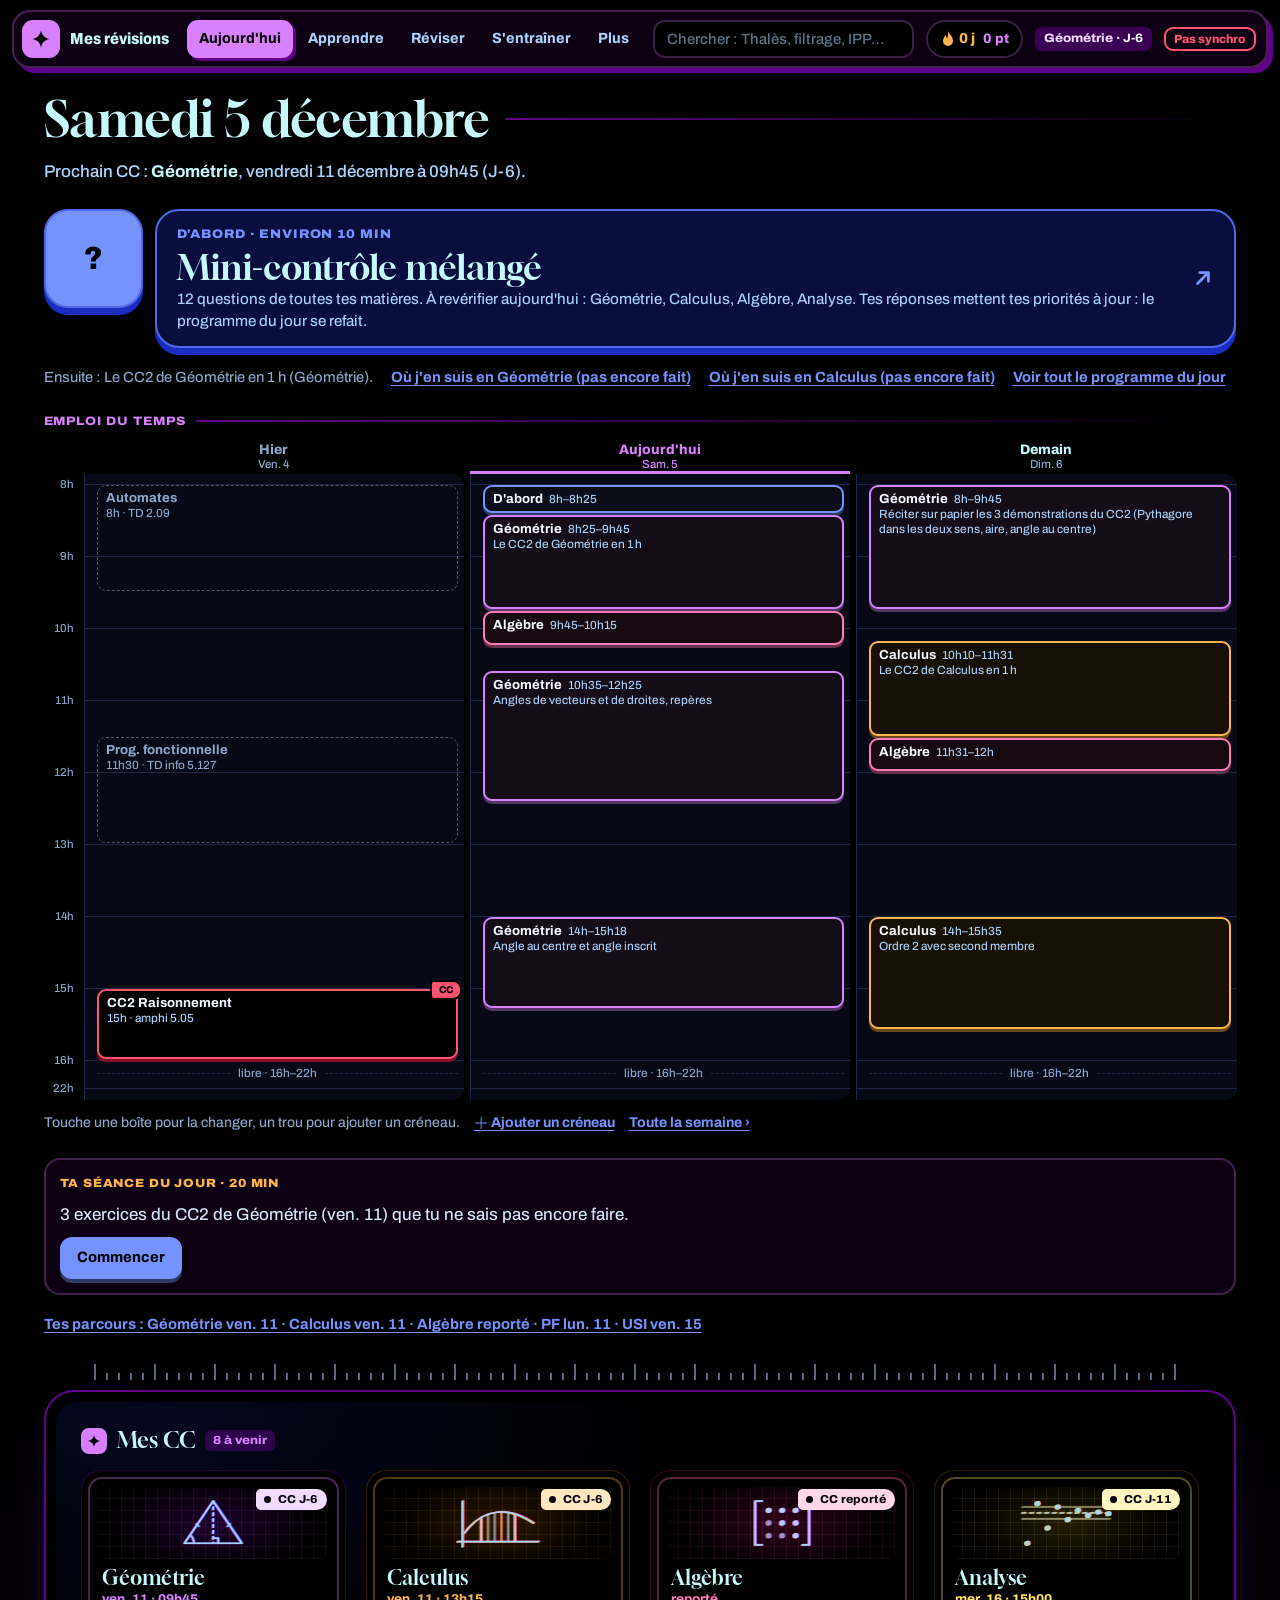
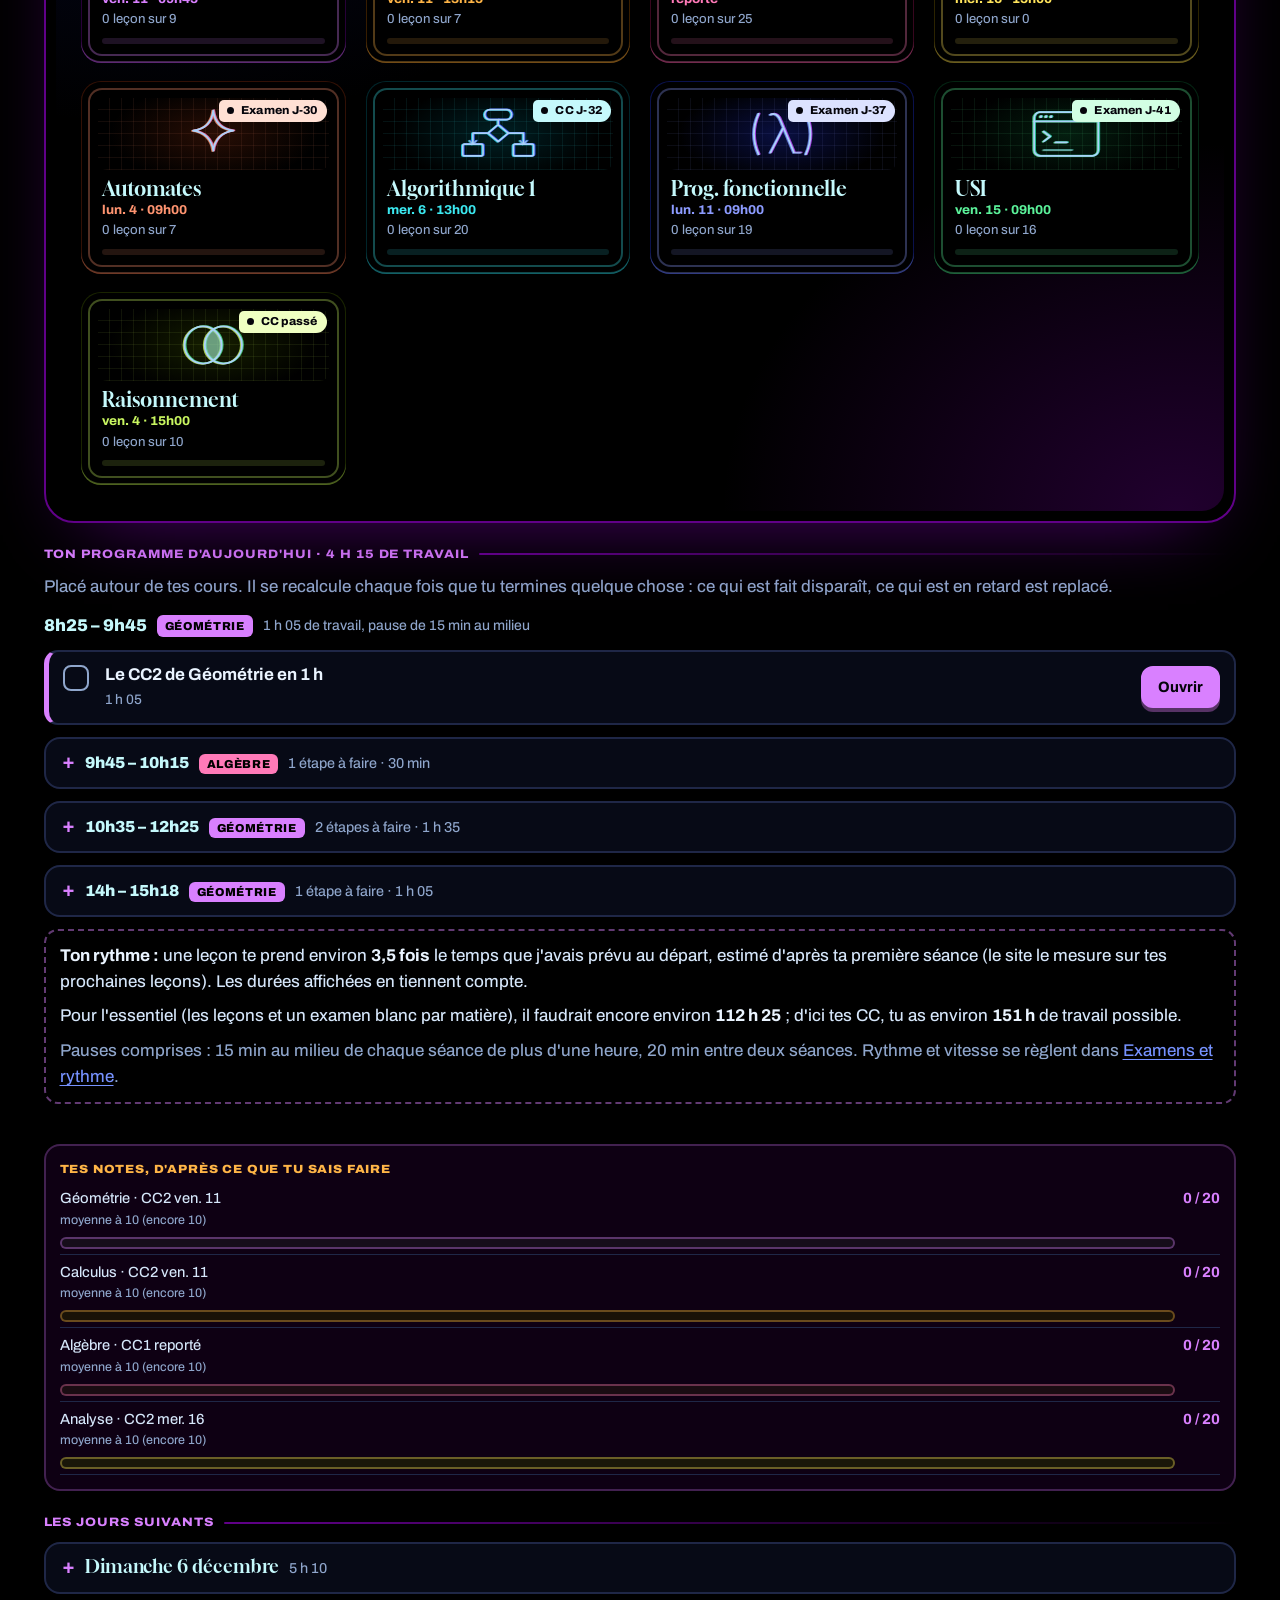
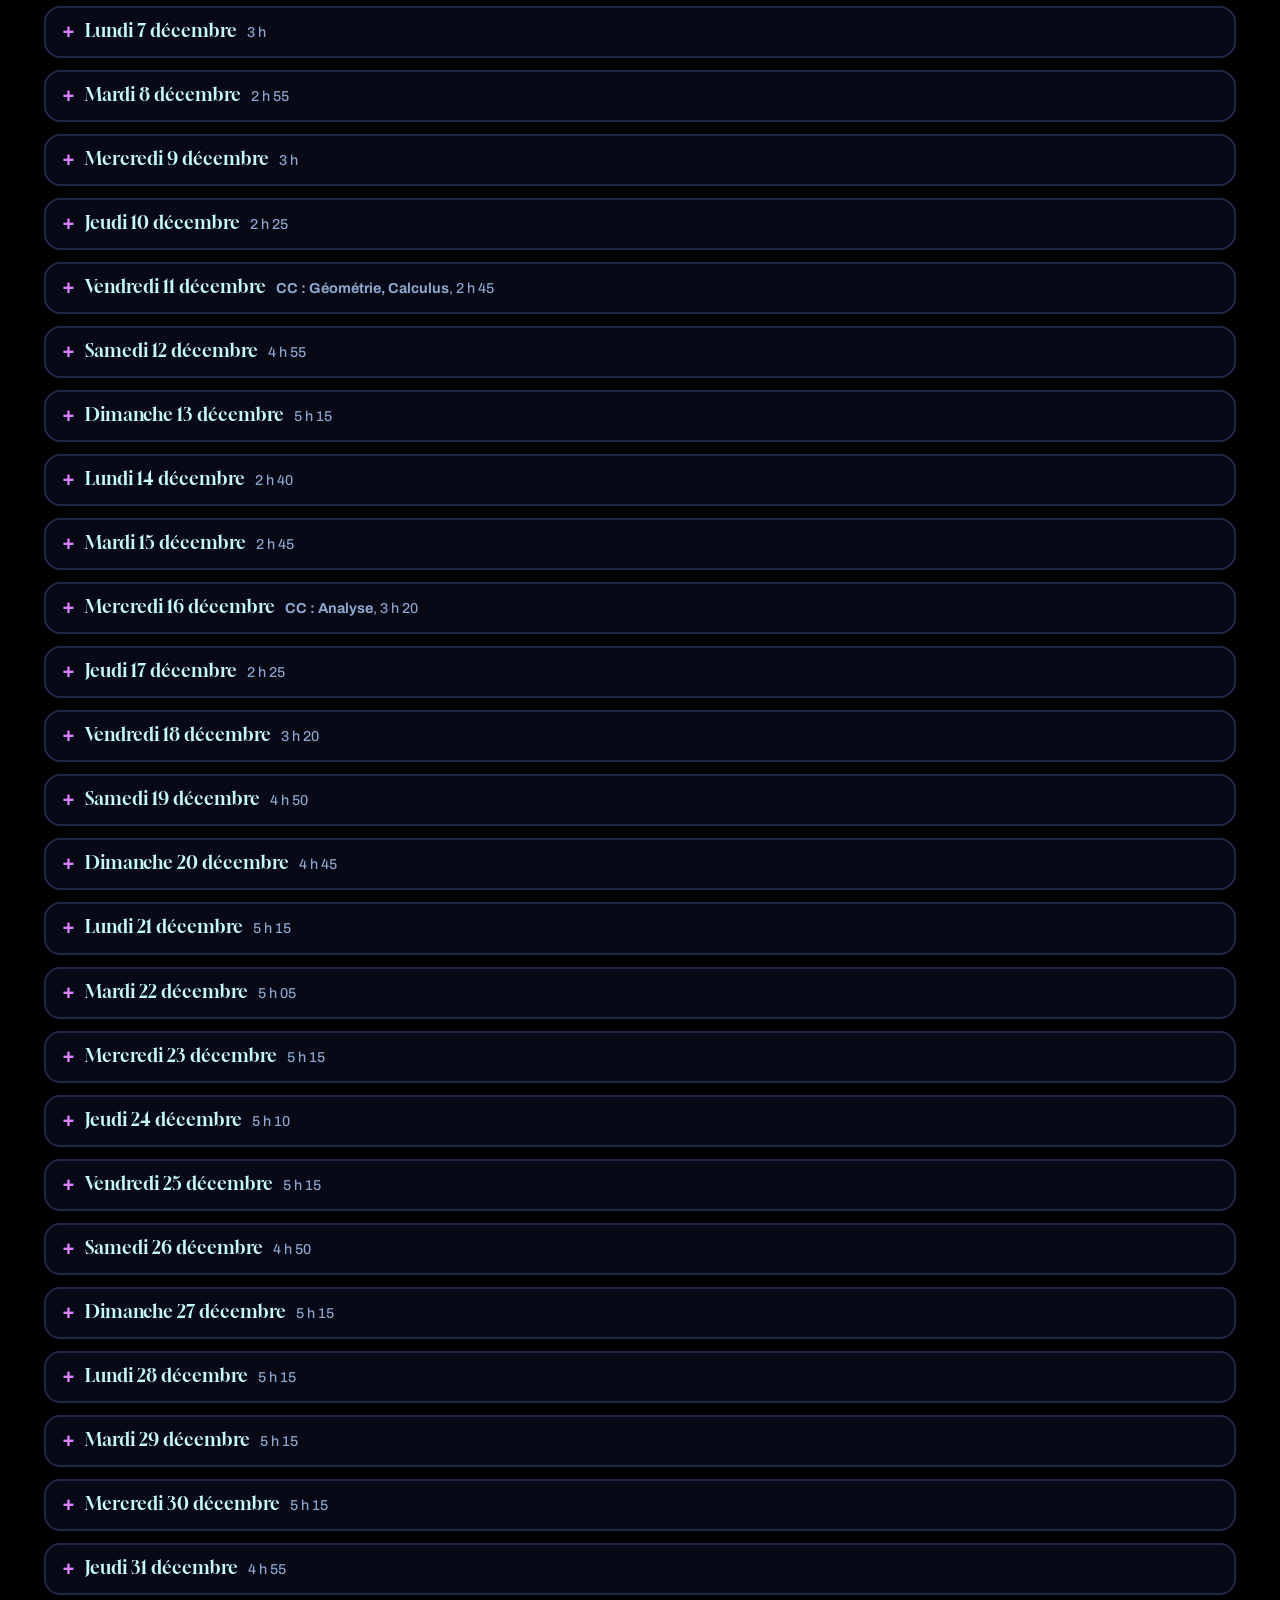
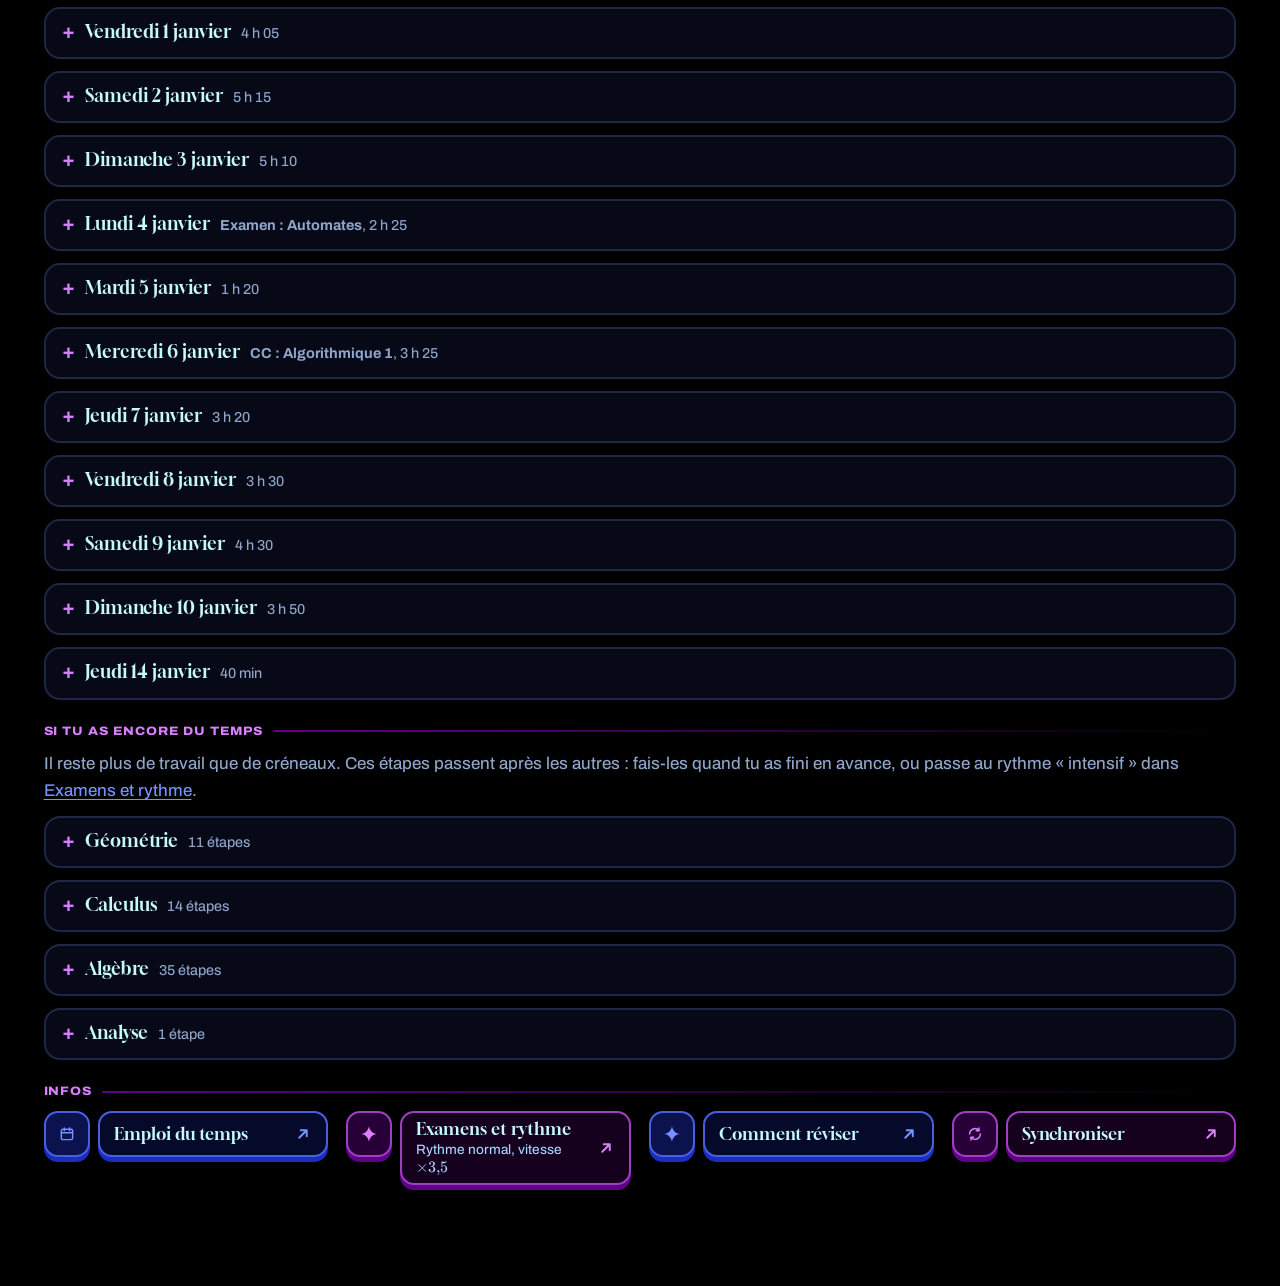
<file: index.html>
<!doctype html>
<html lang="fr" data-theme="sombre">
<head>
<meta charset="utf-8">
<meta name="viewport" content="width=device-width,initial-scale=1,viewport-fit=cover">
<meta name="theme-color" content="#000000">
<meta name="color-scheme" content="dark">
<title>Mes révisions</title>
<link rel="icon" href="data:image/svg+xml,%3Csvg xmlns='http://www.w3.org/2000/svg' viewBox='0 0 24 24'%3E%3Crect width='24' height='24' rx='6' fill='%23000'/%3E%3Cpath fill='%23D980FF' d='M12 3c.6 5 3.4 7.8 8.4 8.4v.2c-5 .6-7.8 3.4-8.4 8.4h-.2c-.6-5-3.4-7.8-8.4-8.4v-.2C8.4 10.8 11.2 8 11.8 3z'/%3E%3C/svg%3E">
<link rel="stylesheet" href="r/style.7d2779d018.css">
<link rel="manifest" href="manifest.webmanifest">
<link rel="apple-touch-icon" href="icone-192.png">
<meta name="apple-mobile-web-app-capable" content="yes">
<meta name="mobile-web-app-capable" content="yes">
<meta name="apple-mobile-web-app-title" content="Révisions">
</head>
<body>
<div class="topwrap">
 <header class="topbar">
  <a class="brand" href="#/" aria-label="Mes révisions : aujourd'hui"><span class="brand__tile" aria-hidden="true"><svg class="ico"><use href="#i-star"/></svg></span><span class="brand__name">Mes révisions</span></a>
  <nav class="topnav" id="topnav" aria-label="Navigation principale">
   <a href="#/" data-tab="today">Aujourd'hui</a>
   <a href="#/apprendre" data-tab="apprendre">Apprendre</a>
   <a href="#/reviser" data-tab="reviser">Réviser<span class="tab-n" data-due hidden>0</span></a>
   <a href="#/entrainer" data-tab="entrainer">S'entraîner</a>
   <a href="#/plus" data-tab="plus">Plus</a>
  </nav>
  <div class="search"><button class="btn loupe" id="loupe" type="button" aria-label="Chercher une notion" aria-expanded="false"><svg width="20" height="20" aria-hidden="true"><use href="#i-loupe"/></svg></button><input id="q" type="search" placeholder="Chercher : Thalès, filtrage, IPP…" aria-label="Chercher une notion" autocomplete="off"><div class="results" id="res" hidden></div></div>
  <a class="el-p" id="elan" href="#/progres" hidden></a>
  <span class="jx" id="jx"></span>
  <a class="syncb" id="syncb" href="#/synchro" hidden>Synchro</a>
 </header>
</div>
<main id="main"><div class="page" id="attente"><p class="muted">Chargement…</p></div></main>
<script>
/* tant que le site n'a rien affiché : une erreur, ou une page arrivée à moitié, s'écrit ici au lieu de laisser une page vide */
(function(){var P=[];window.PANNES=P;
 window.addEventListener("error",function(e){if(e.message)P.push(e.message+" (ligne "+(e.lineno||"?")+")");});
 window.addEventListener("load",function(){setTimeout(function(){var a=document.getElementById("attente");if(!a)return;
  a.innerHTML='<h1>Le site n\u2019a pas démarré</h1><p></p><p class="muted"></p><p><button class="btn" type="button">Recharger la page</button></p>';
  a.children[1].textContent=P.length?"Une erreur l\u2019a arrêté. Recharge la page ; si ça recommence, dis-le à Claude avec la ligne grise du dessous.":"La page est arrivée incomplète : le réseau a sans doute coupé. Recharge-la.";
  a.children[2].textContent=P.join(" · ");a.querySelector("button").onclick=function(){location.reload();};},800);});
})();
</script>
<nav class="tabbar" id="tabbar" aria-label="Navigation principale">
 <a href="#/" data-tab="today"><svg viewBox="0 0 24 24" aria-hidden="true"><rect x="3.5" y="5" width="17" height="15.5" rx="2.5"/><path d="M3.5 10h17M8 3v4M16 3v4M8.5 15l2.2 2.2 4.8-4.7"/></svg>Aujourd'hui</a>
 <a href="#/apprendre" data-tab="apprendre"><svg viewBox="0 0 24 24" aria-hidden="true"><path d="M4 5.5c2.8-1.2 5.6-1.2 8 .8 2.4-2 5.2-2 8-.8v13c-2.8-1.2-5.6-1.2-8 .8-2.4-2-5.2-2-8-.8z"/><path d="M12 6.3v13"/></svg>Apprendre</a>
 <a href="#/reviser" data-tab="reviser"><svg viewBox="0 0 24 24" aria-hidden="true"><rect x="3.5" y="7" width="13" height="13" rx="2.2"/><path d="M8 4h10.3A2.2 2.2 0 0 1 20.5 6.2V16"/></svg>Réviser<span class="tab-n" id="tab-due" data-due hidden>0</span></a>
 <a href="#/entrainer" data-tab="entrainer"><svg viewBox="0 0 24 24" aria-hidden="true"><path d="M14.5 4.5l5 5L9 20H4v-5z"/><path d="M12.5 6.5l5 5"/></svg>S'entraîner</a>
 <a href="#/plus" data-tab="plus"><svg viewBox="0 0 24 24" aria-hidden="true"><circle cx="5.5" cy="12" r="1.6"/><circle cx="12" cy="12" r="1.6"/><circle cx="18.5" cy="12" r="1.6"/></svg>Plus</a>
</nav>
<!-- le volet joué entre deux rubriques -->
<div class="wipe" id="wipe" aria-hidden="true"><span style="--h:13"></span><span style="--h:21"></span><span style="--h:8"></span><span style="--h:17"></span><span style="--h:11"></span><span style="--h:19"></span><span style="--h:11"></span></div>
<svg width="0" height="0" style="position:absolute" aria-hidden="true" focusable="false">
 <symbol id="i-star" viewBox="0 0 24 24"><path fill="currentColor" d="M12 0c.75 6.6 5.4 11.25 12 12-6.6.75-11.25 5.4-12 12-.75-6.6-5.4-11.25-12-12C6.6 11.25 11.25 6.6 12 0z"/></symbol>
 <symbol id="i-star8" viewBox="0 0 100 100"><polygon points="50,3 54.2,39.8 68.4,31.6 60.2,45.8 97,50 60.2,54.2 68.4,68.4 54.2,60.2 50,97 45.8,60.2 31.6,68.4 39.8,54.2 3,50 39.8,45.8 31.6,31.6 45.8,39.8" style="fill:var(--s8-fill,#C5F9FC);stroke:var(--s8-stroke,#1B2CC1);stroke-width:3.5;stroke-linejoin:round"/></symbol>
 <symbol id="i-arrow" viewBox="0 0 24 24"><path fill="none" stroke="currentColor" stroke-width="2.6" stroke-linecap="round" stroke-linejoin="round" d="M7 17 17 7M9 7h8v8"/></symbol>
 <symbol id="i-cards" viewBox="0 0 24 24"><g fill="none" stroke="currentColor" stroke-width="2.2" stroke-linejoin="round"><rect x="3" y="7" width="13" height="14" rx="2.5"/><path d="M8 4h10.5A2.5 2.5 0 0 1 21 6.5V17"/></g></symbol>
 <symbol id="i-loupe" viewBox="0 0 24 24"><g fill="none" stroke="currentColor" stroke-width="2.4" stroke-linecap="round"><circle cx="10.5" cy="10.5" r="6.5"/><path d="M16 16l5 5"/></g></symbol><symbol id="i-pen" viewBox="0 0 24 24"><g fill="none" stroke="currentColor" stroke-width="2.2" stroke-linecap="round" stroke-linejoin="round"><path d="M14.5 4.5l5 5L9 20H4v-5z"/><path d="M12.5 6.5l5 5"/></g></symbol>
 <symbol id="i-mix" viewBox="0 0 24 24"><g fill="none" stroke="currentColor" stroke-width="2.2" stroke-linecap="round" stroke-linejoin="round"><path d="M3 7h4l10 10h4M3 17h4l3-3M14 10l3-3h4M18 4l3 3-3 3M18 14l3 3-3 3"/></g></symbol>
 <symbol id="i-cal" viewBox="0 0 24 24"><g fill="none" stroke="currentColor" stroke-width="2.2" stroke-linecap="round" stroke-linejoin="round"><rect x="3.5" y="5" width="17" height="15.5" rx="2.5"/><path d="M3.5 10h17M8 3v4M16 3v4"/></g></symbol>
 <symbol id="i-sync" viewBox="0 0 24 24"><g fill="none" stroke="currentColor" stroke-width="2.2" stroke-linecap="round" stroke-linejoin="round"><path d="M20 12a8 8 0 0 1-14 5.3M4 12a8 8 0 0 1 14-5.3"/><path d="M18 3v4h-4M6 21v-4h4"/></g></symbol>
 <symbol id="i-doc" viewBox="0 0 24 24"><g fill="none" stroke="currentColor" stroke-width="2.2" stroke-linecap="round" stroke-linejoin="round"><path d="M6 3h8l4 4v14H6z"/><path d="M14 3v4h4M9 12h6M9 16h6"/></g></symbol>
 <symbol id="d-algo" viewBox="0 0 120 64"><g fill="none" stroke="currentColor" stroke-width="2" stroke-linecap="round" stroke-linejoin="round"><rect x="44" y="3" width="32" height="12" rx="6"/><path d="M60 15v6M60 21l12 10-12 10-12-10zM48 31H30v13M72 31h18v13"/><rect x="18" y="44" width="24" height="14" rx="2"/><rect x="78" y="44" width="24" height="14" rx="2"/><path d="M26 40l4 4 4-4M86 40l4 4 4-4" opacity=".7"/></g></symbol>
 <symbol id="d-lambda" viewBox="0 0 120 64"><g fill="none" stroke="currentColor" stroke-width="2.2" stroke-linecap="round" stroke-linejoin="round"><path d="M32 8q-11 24 0 48M88 8q11 24 0 48"/><path d="M46 9q8-3 12 7l16 38M61 25 46 54"/><path d="M76 54h6" opacity=".7"/></g></symbol>
 <symbol id="d-triangle" viewBox="0 0 120 64"><g fill="none" stroke="currentColor" stroke-width="2" stroke-linecap="round" stroke-linejoin="round"><path d="M60 6l34 50H26z"/><path d="M60 6v50" stroke-dasharray="3 4"/><path d="M60 50h6v6"/><path d="M37 56a11 11 0 0 0-4.3-9.6"/><path d="M40 33l3 3M80 33l-3 3" opacity=".8"/></g></symbol>
 <symbol id="d-integrale" viewBox="0 0 120 64"><g fill="none" stroke="currentColor" stroke-width="2" stroke-linecap="round" stroke-linejoin="round"><path d="M12 54h96M18 60V6"/><path d="M20 44c22-30 52-32 82-12"/><path d="M40 54V25.4M80 54V21.3"/><path d="M48 54V21.7M56 54V19.6M64 54V18.9M72 54V19.5" stroke-width="1.4" opacity=".7"/></g></symbol>
 <symbol id="d-matrice" viewBox="0 0 120 64"><g fill="none" stroke="currentColor" stroke-width="2.2" stroke-linecap="round" stroke-linejoin="round"><path d="M36 6h-8v52h8M84 6h8v52h-8"/></g><g fill="currentColor"><circle cx="44" cy="17" r="3.2"/><circle cx="60" cy="17" r="3.2"/><circle cx="76" cy="17" r="3.2"/><circle cx="44" cy="32" r="3.2" opacity=".55"/><circle cx="60" cy="32" r="3.2"/><circle cx="76" cy="32" r="3.2"/><circle cx="44" cy="47" r="3.2" opacity=".55"/><circle cx="60" cy="47" r="3.2" opacity=".55"/><circle cx="76" cy="47" r="3.2"/></g></symbol>
 <symbol id="d-courbe" viewBox="0 0 120 64"><g fill="none" stroke="currentColor" stroke-width="2" stroke-linecap="round"><path d="M8 20h104" stroke-dasharray="4 5" opacity=".7"/><path d="M8 13h104M8 27h104" opacity=".35"/></g><g fill="currentColor"><circle cx="14" cy="56" r="3"/><circle cx="26" cy="9" r="3"/><circle cx="38" cy="38" r="3"/><circle cx="50" cy="13" r="3"/><circle cx="62" cy="28" r="3"/><circle cx="74" cy="17" r="3"/><circle cx="86" cy="23" r="3"/><circle cx="98" cy="19" r="3"/><circle cx="110" cy="21" r="3"/></g></symbol>
 <symbol id="d-ensembles" viewBox="0 0 120 64"><g fill="none" stroke="currentColor" stroke-width="2.2"><circle cx="48" cy="32" r="22"/><circle cx="72" cy="32" r="22"/></g><path fill="currentColor" opacity=".35" d="M60 13.6a22 22 0 0 1 0 36.8 22 22 0 0 1 0-36.8z"/></symbol>
 <symbol id="d-terminal" viewBox="0 0 120 64"><g fill="none" stroke="currentColor" stroke-width="2" stroke-linecap="round" stroke-linejoin="round"><rect x="22" y="6" width="76" height="52" rx="7"/><path d="M22 17h76"/><path d="M33 29l8 6-8 6"/><path d="M47 42h14"/><path d="M33 51h34" opacity=".45"/></g><g fill="currentColor"><circle cx="30" cy="11.5" r="1.6"/><circle cx="36" cy="11.5" r="1.6"/><circle cx="42" cy="11.5" r="1.6"/></g></symbol>
 <symbol id="d-etoile" viewBox="0 0 120 64"><path fill="none" stroke="currentColor" stroke-width="2" stroke-linejoin="round" d="M60 4c1.6 14 10.4 22.4 24 24-13.6 1.6-22.4 10.4-24 24-1.6-13.6-10.4-22.4-24-24 13.6-1.6 22.4-10 24-24z"/></symbol>
</svg>
<script src="r/geo.fcd10db6b6.js"></script>
<script src="r/outils.c299d4f6f6.js"></script>
<script>window.CONCEPTS=[];</script>
<script src="r/geo-c1.22b0f9c5ff.js"></script>
<script src="r/geo-c2.705d0324c4.js"></script>
<script src="r/geo-c3.53394caef9.js"></script>
<script src="r/geo-entrainement.25e1fb3844.js"></script>
<script src="r/geo-c5.41a2d3ef59.js"></script>
<script src="r/geo-couleurs.2c0627ca1d.js"></script>
<script src="r/matiere-geo.6a8d3acf42.js"></script>
<script src="r/matiere-algo.ff3066fab9.js"></script>
<script src="r/matiere-pf.b7b7b7e361.js"></script>
<script src="r/matiere-calc.881c738522.js"></script>
<script src="r/matiere-lin.5f485c6627.js"></script>
<script src="r/matiere-ana.050c4f57b4.js"></script>
<script src="r/matiere-rai.9d0ac2a7cc.js"></script>
<script src="r/matiere-usi.5abf3bb5ec.js"></script>
<script src="r/matiere-aut.5c1f831cee.js"></script>
<script src="r/exos-cc2-api.436ee56172.js"></script>
<script src="r/lecons-geo.f0650be2ec.js"></script>
<script src="r/lecons-algo.98a98c0622.js"></script>
<script src="r/lecons-pf.0e53878626.js"></script>
<script src="r/lecons-calc.a4f0ef6024.js"></script>
<script src="r/lecons-lin.504406509d.js"></script>
<script src="r/lecons-ana.044275a2c2.js"></script>
<script src="r/lecons-rai.9b95948355.js"></script>
<script src="r/lecons-usi.4cd8f28195.js"></script>
<script src="r/lecons-clair.4f7e6b8177.js"></script>
<script src="r/lecons-debutant.b779e9025e.js"></script>
<script src="r/lexique.de1aa1cfc8.js"></script>
<script src="r/generateurs.8832bd7dc3.js"></script>
<script src="r/gen-lin.a4285cf9da.js"></script>
<script src="r/gen-ana.a77e45c7de.js"></script>
<script src="r/gen-algo.19e89ba6f4.js"></script>
<script src="r/gen-rai.1b01630a2d.js"></script>
<script src="r/gen-geo.bfb7ad8e4a.js"></script>
<script src="r/gen-calc.b0b0c90779.js"></script>
<script src="r/gen-pf.969655262c.js"></script>
<script src="r/gen-usi.5e3be3a01b.js"></script>
<script src="r/gen-aut.7245637439.js"></script>
<script src="r/lecons-aut.65b6278ed0.js"></script>
<script src="r/apprendre.fbc966ba5b.js"></script>
<script src="r/entrainement.34f0972256.js"></script>
<script src="r/express-ana.3714cbcde0.js"></script>
<script src="r/express-algo.6bc6f4a4b5.js"></script>
<script src="r/express-rai.ab9e3c577d.js"></script>
<script src="r/express-geo.b19fdee724.js"></script>
<script src="r/express-calc.242d696979.js"></script>
<script src="r/express-pf.99c6bf68c7.js"></script>
<script src="r/express-usi.531ae9b488.js"></script>
<script src="r/express-lin.945a21c623.js"></script>
<script src="r/express-aut.c7404666e4.js"></script>
<script src="r/express-cc2-api.2b8be61cd3.js"></script>
<script src="r/express.7842668179.js"></script>
<script src="r/app.b45bb7183d.js"></script>
</body>
</html>
</file>
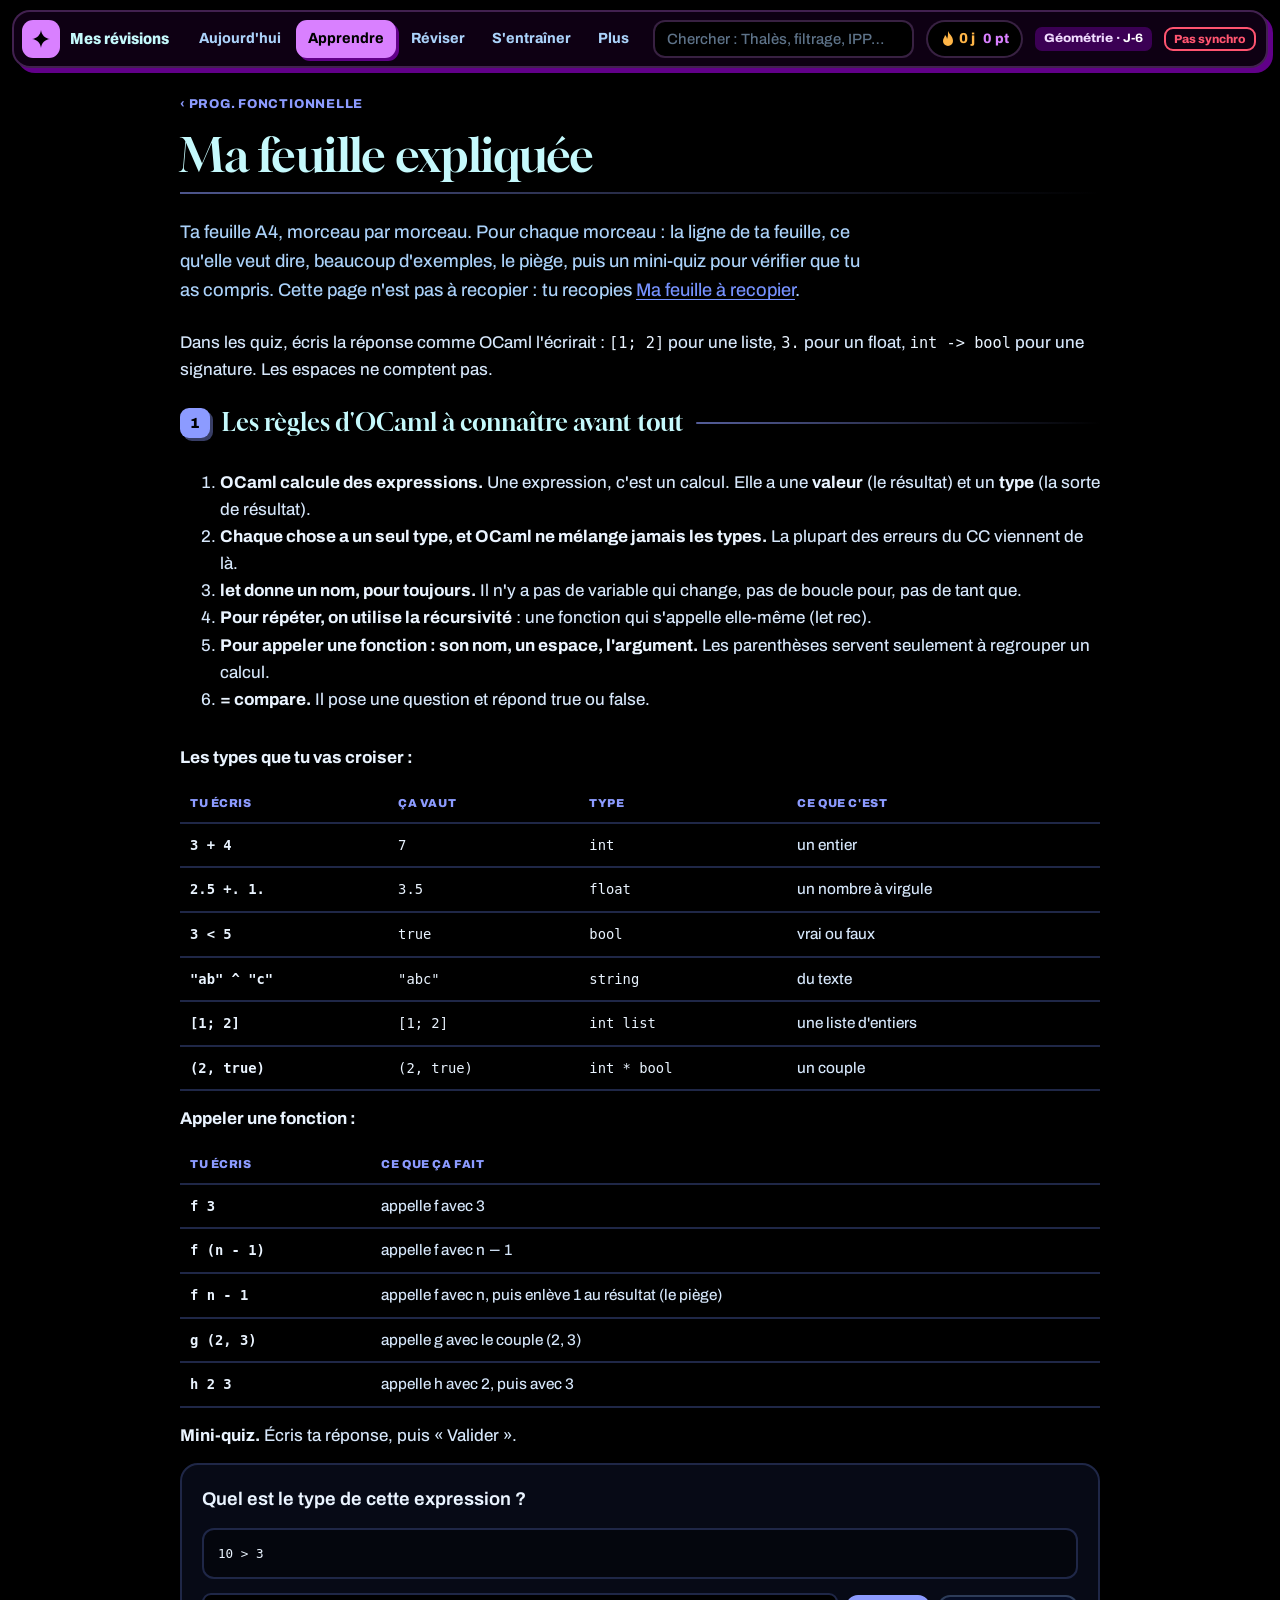
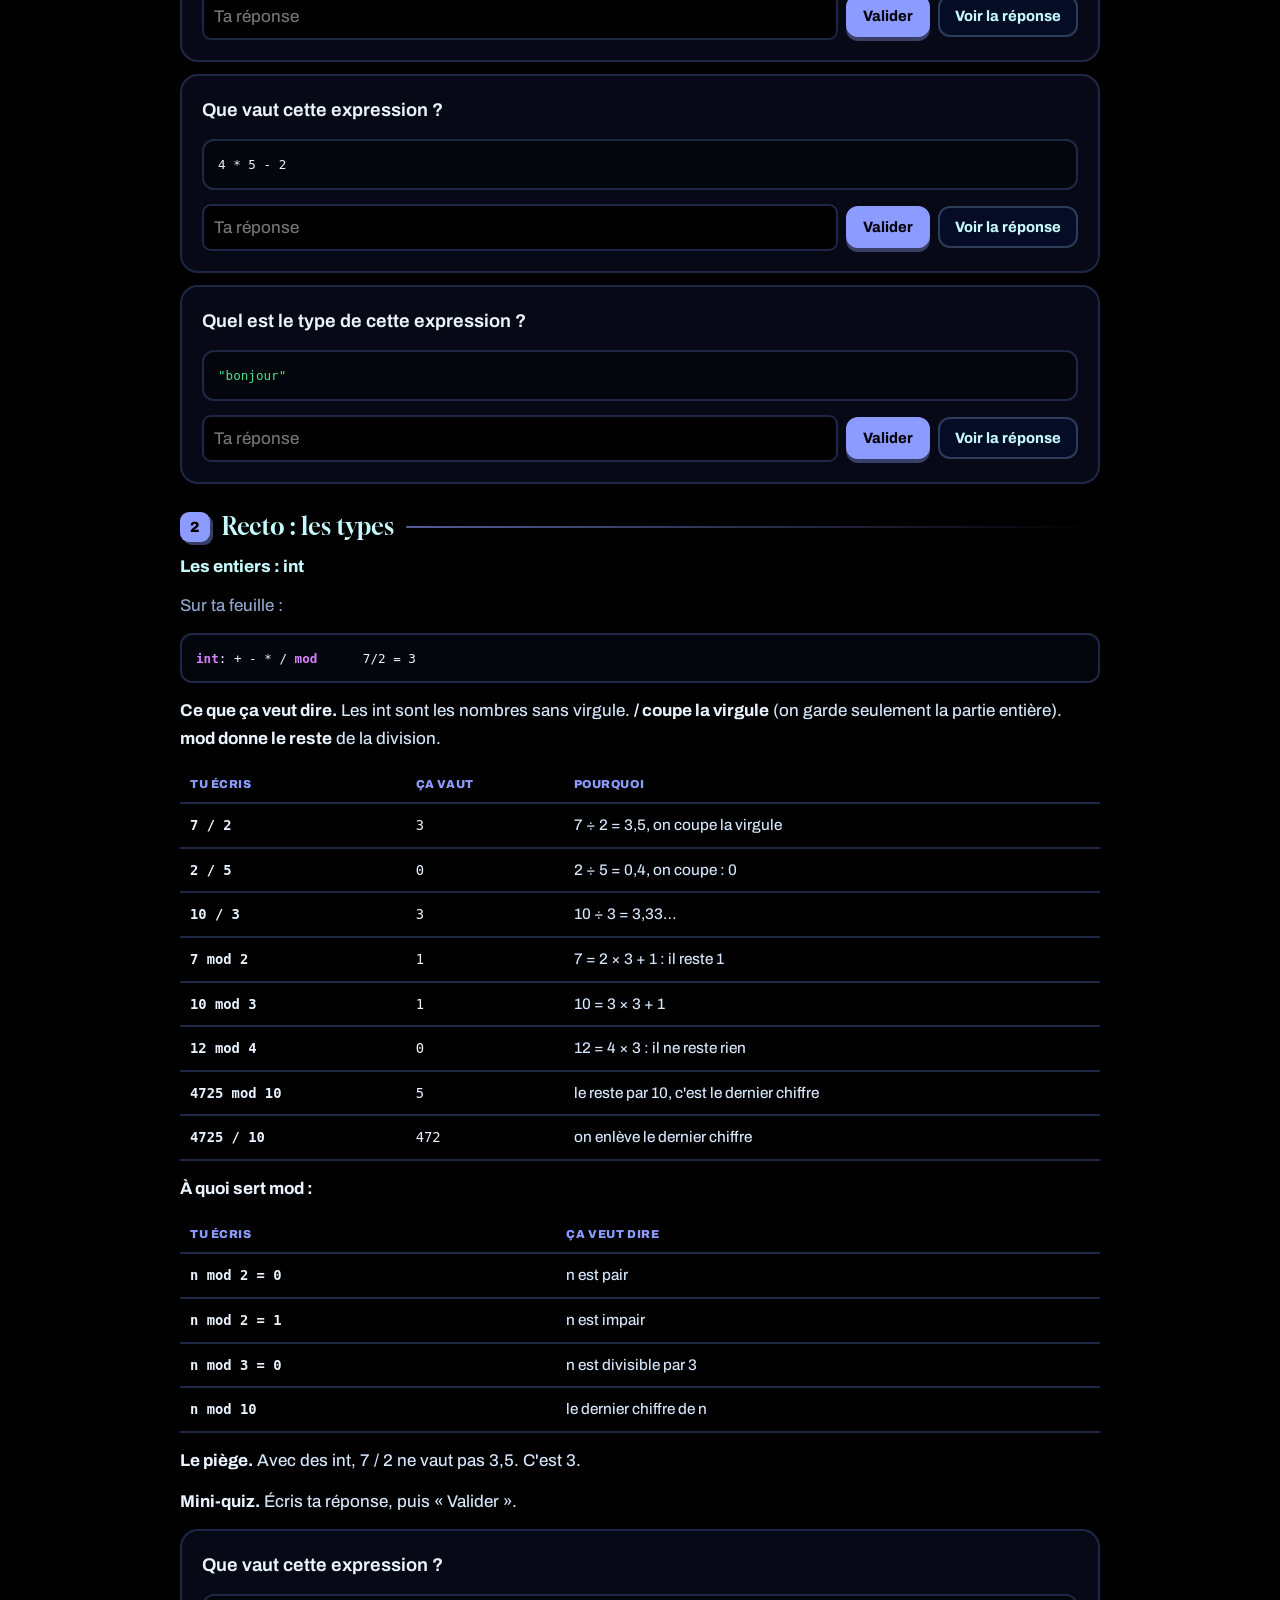
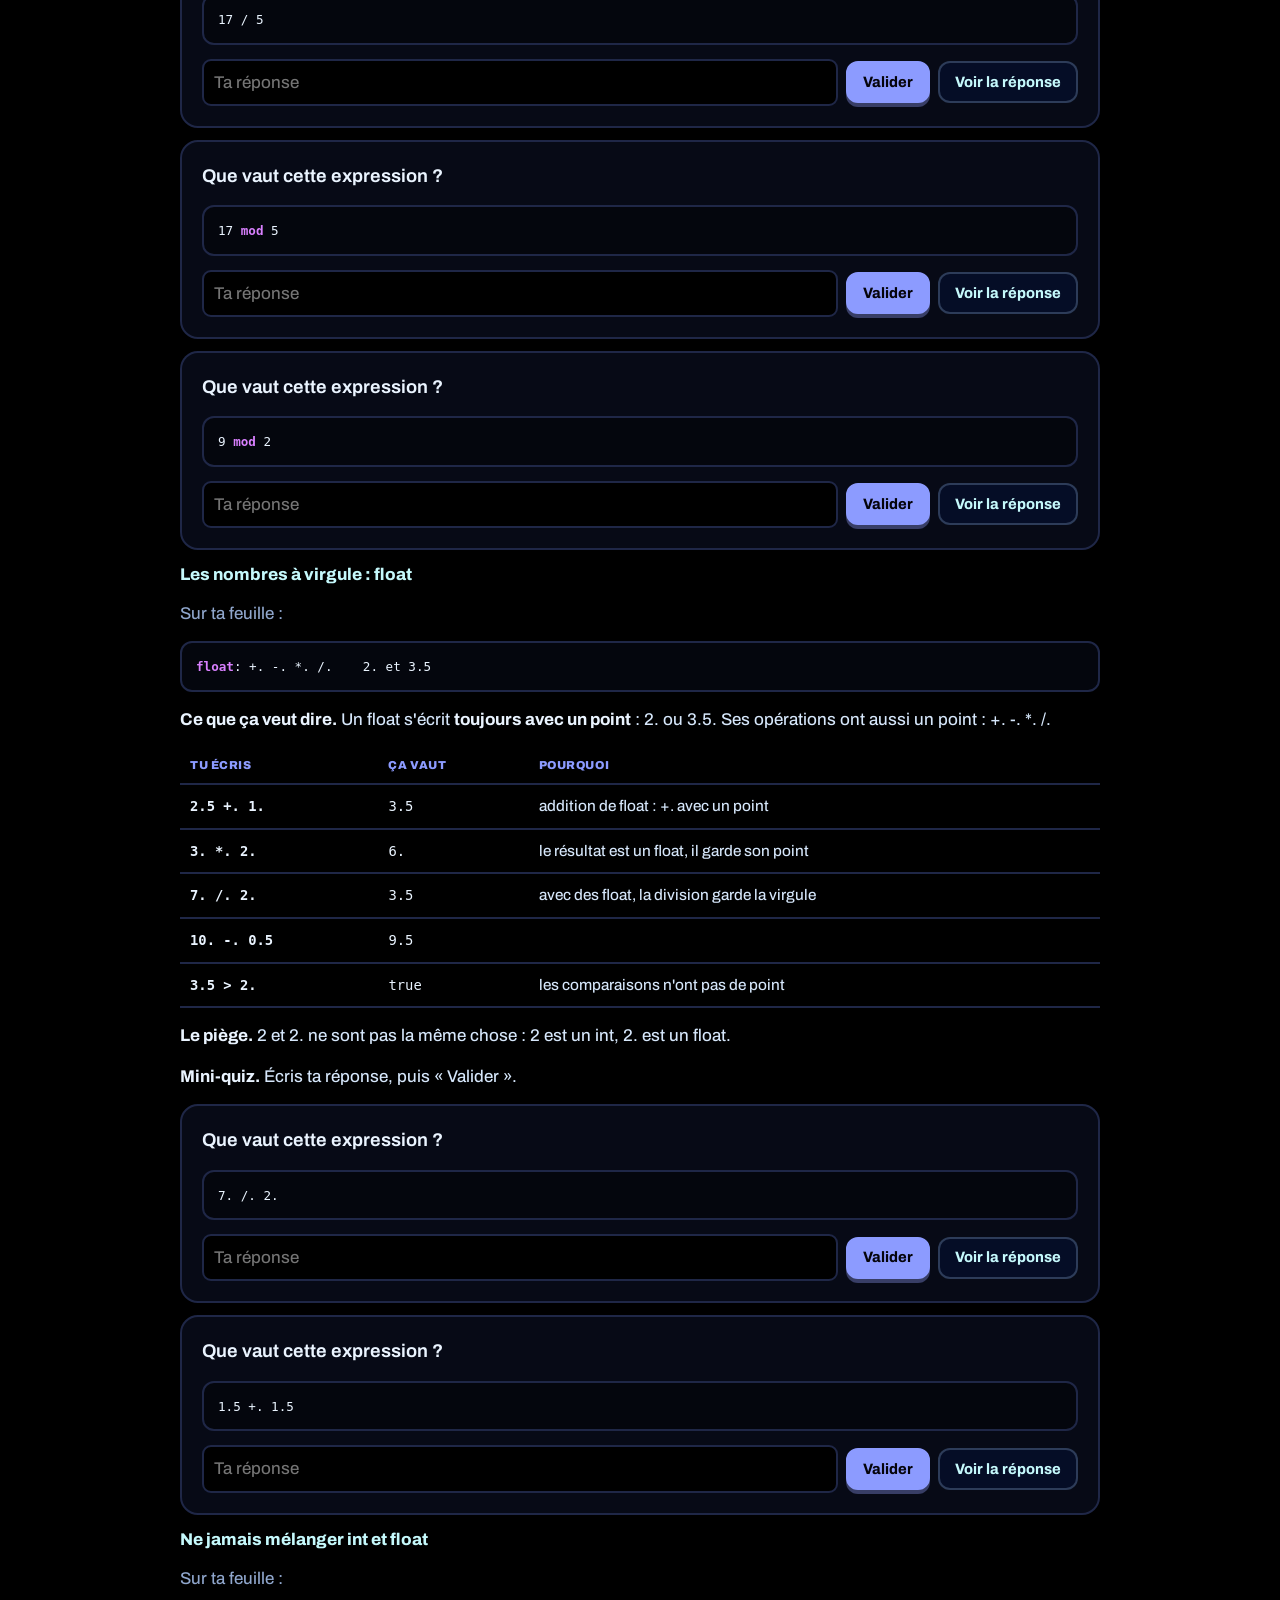
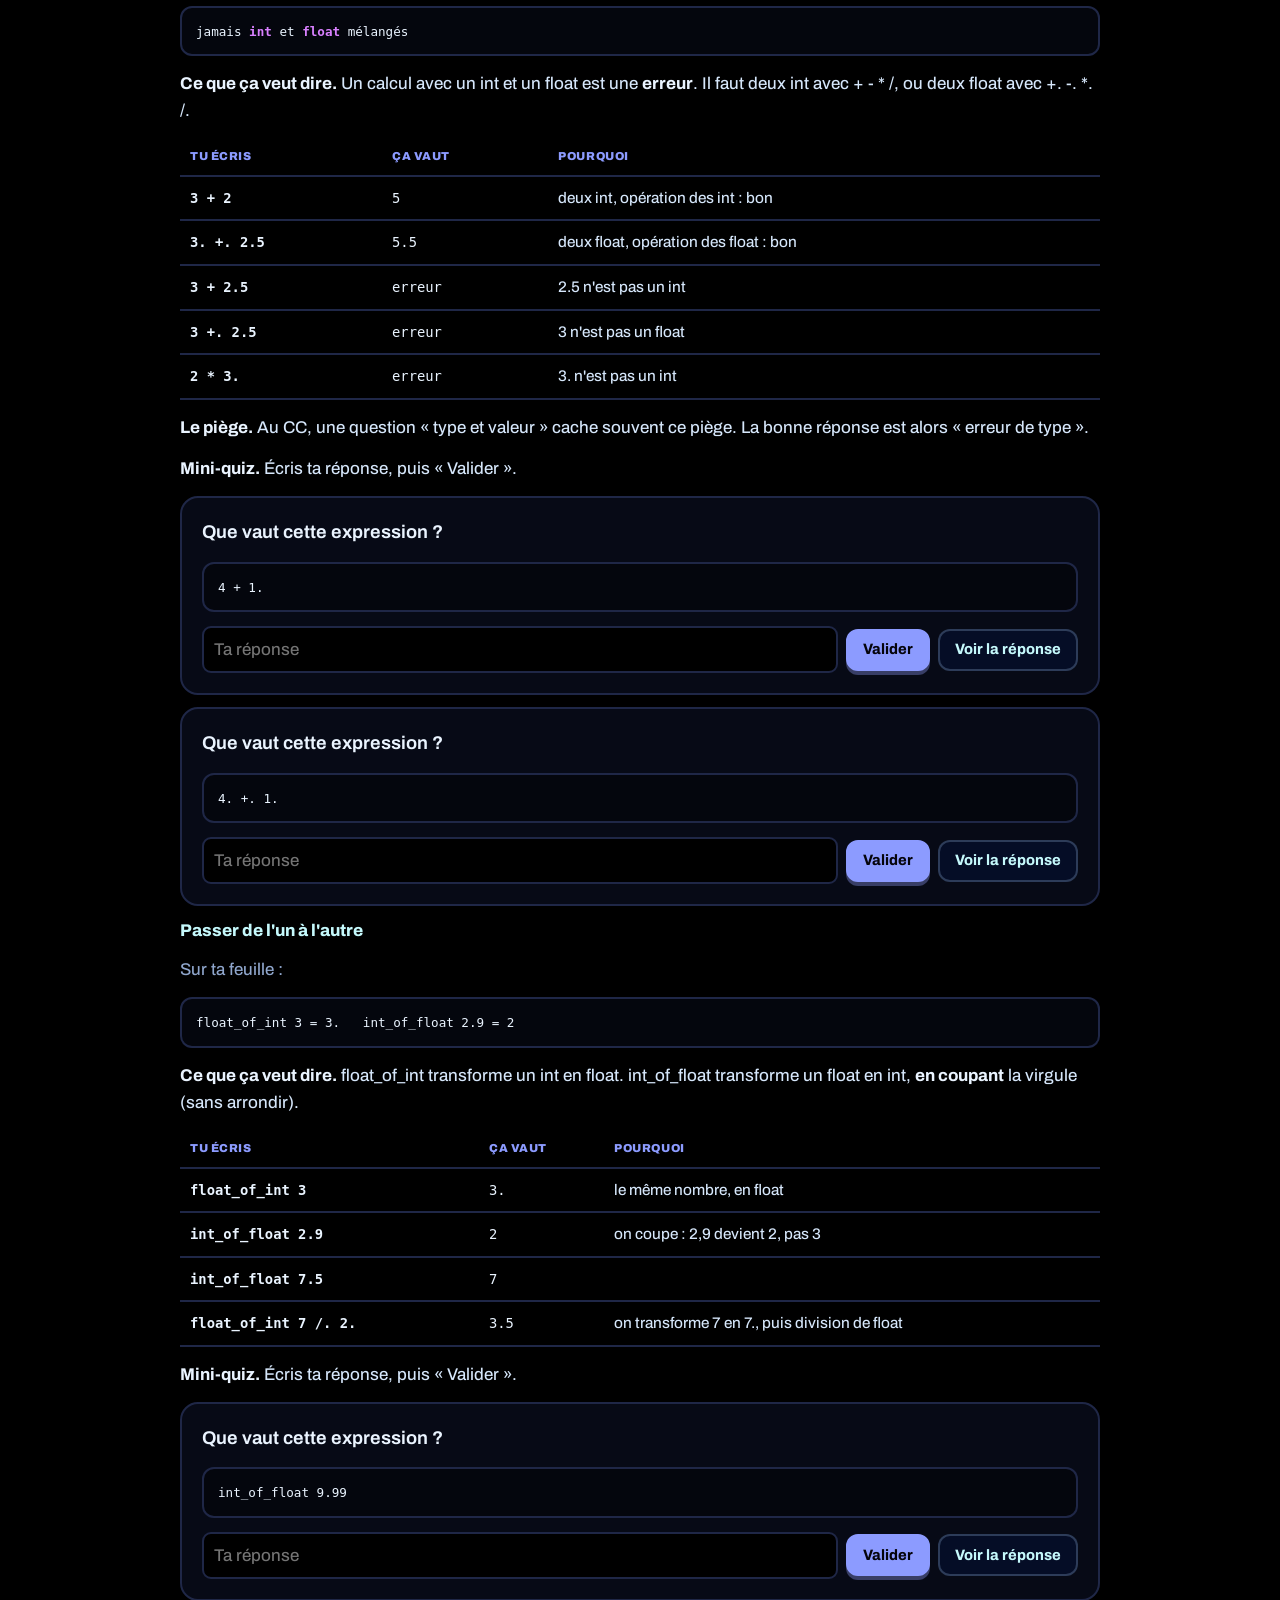
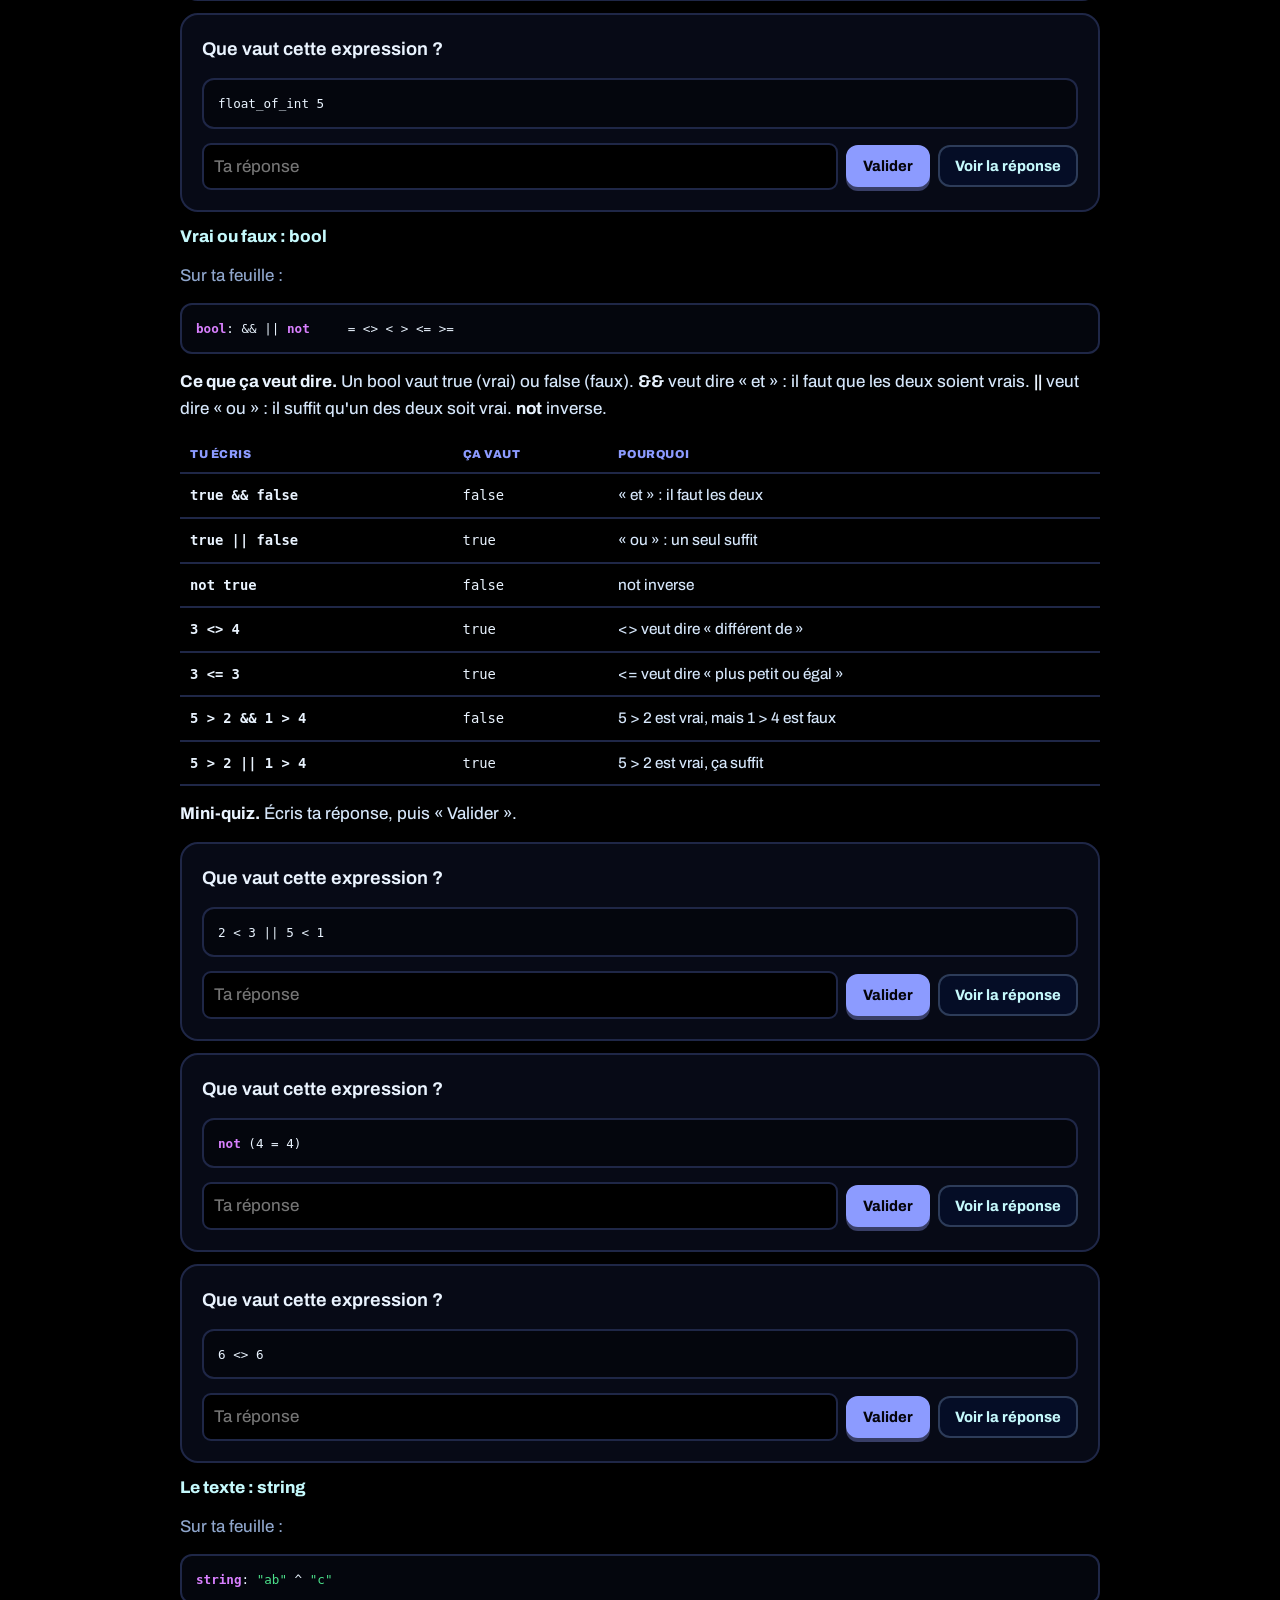
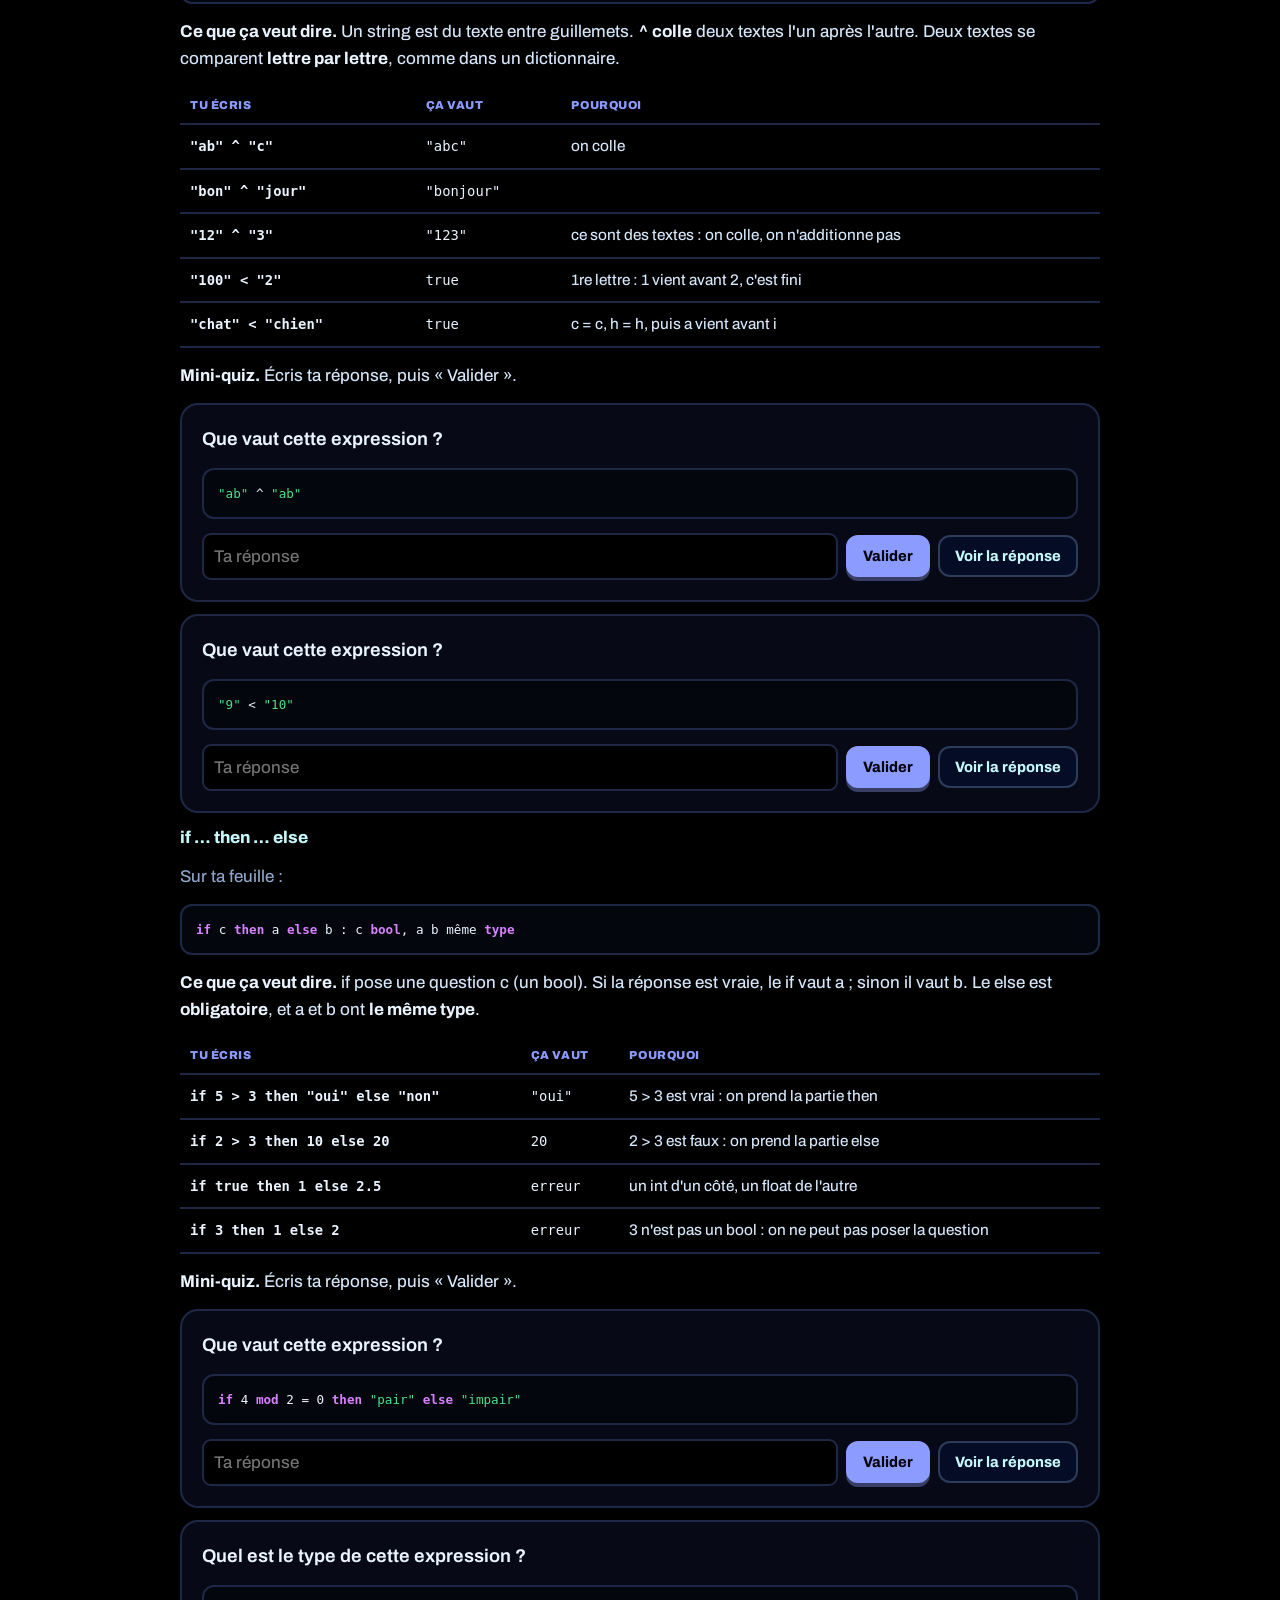
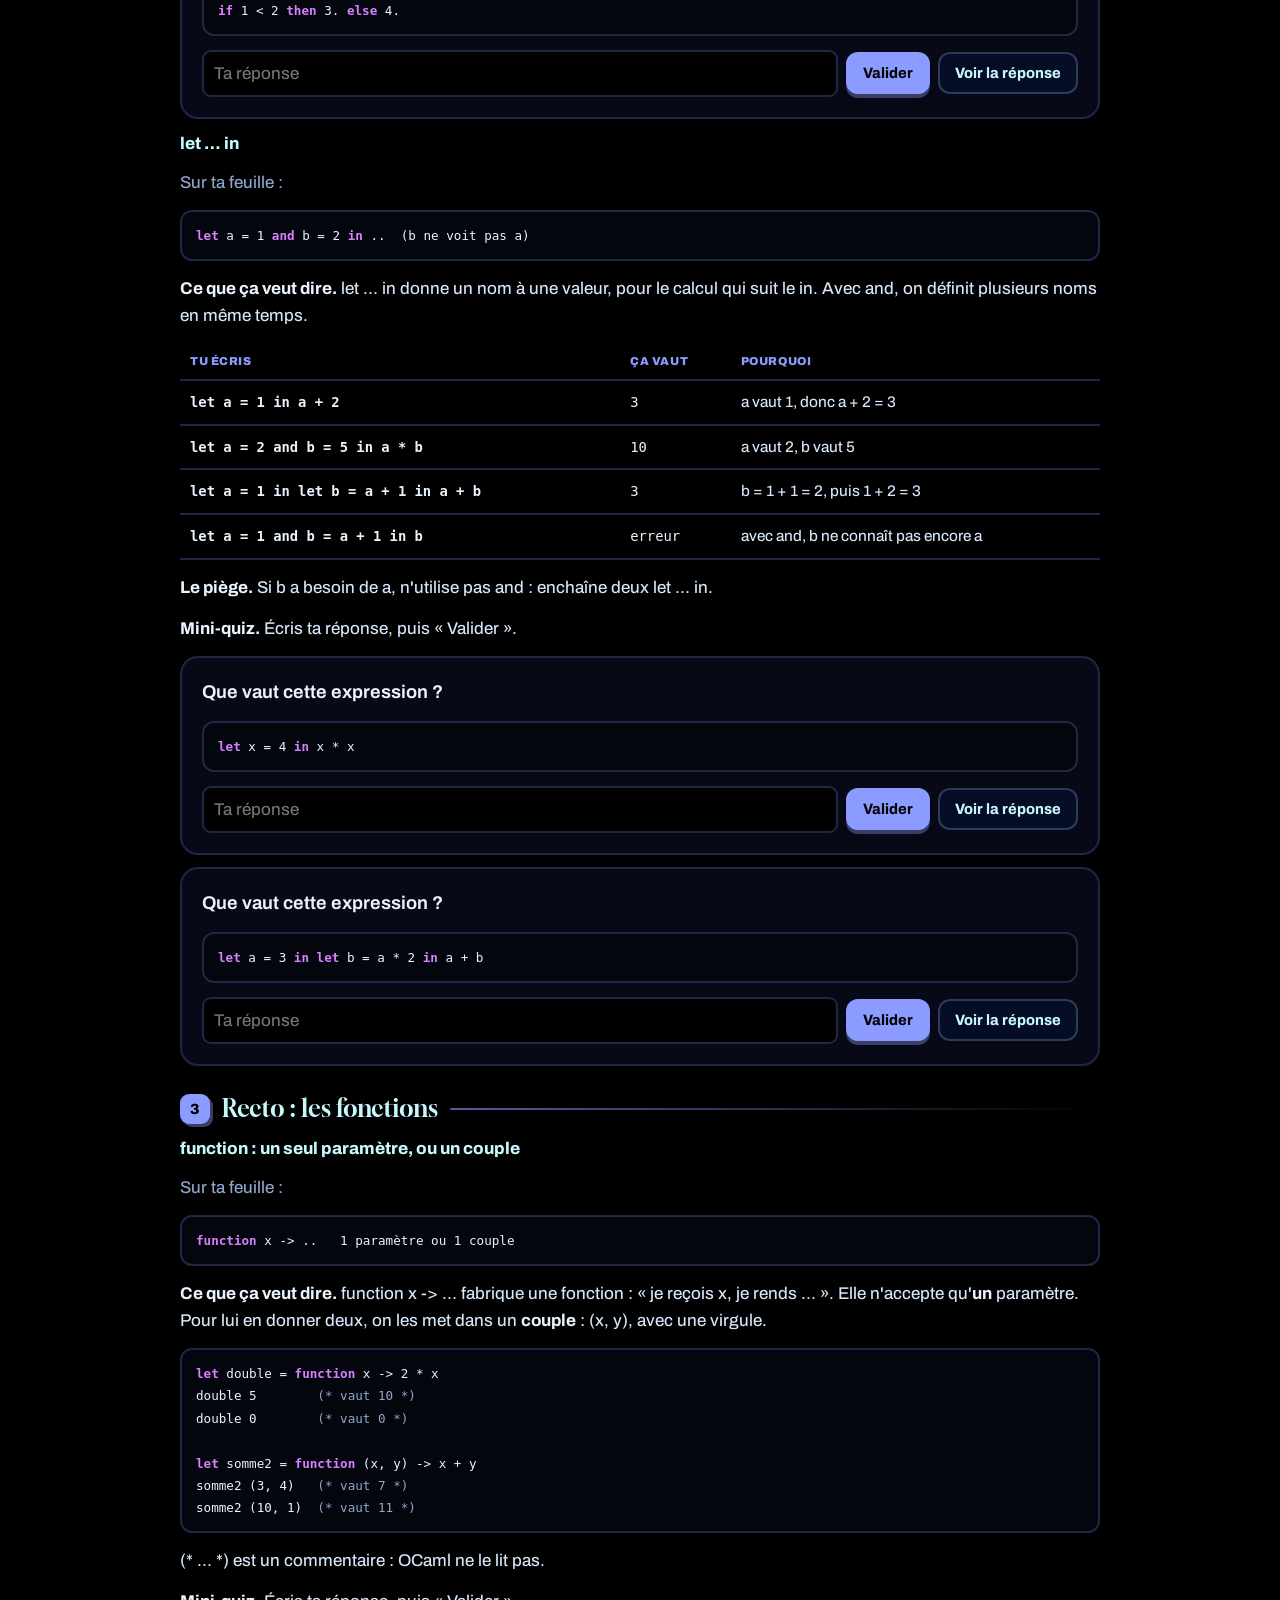
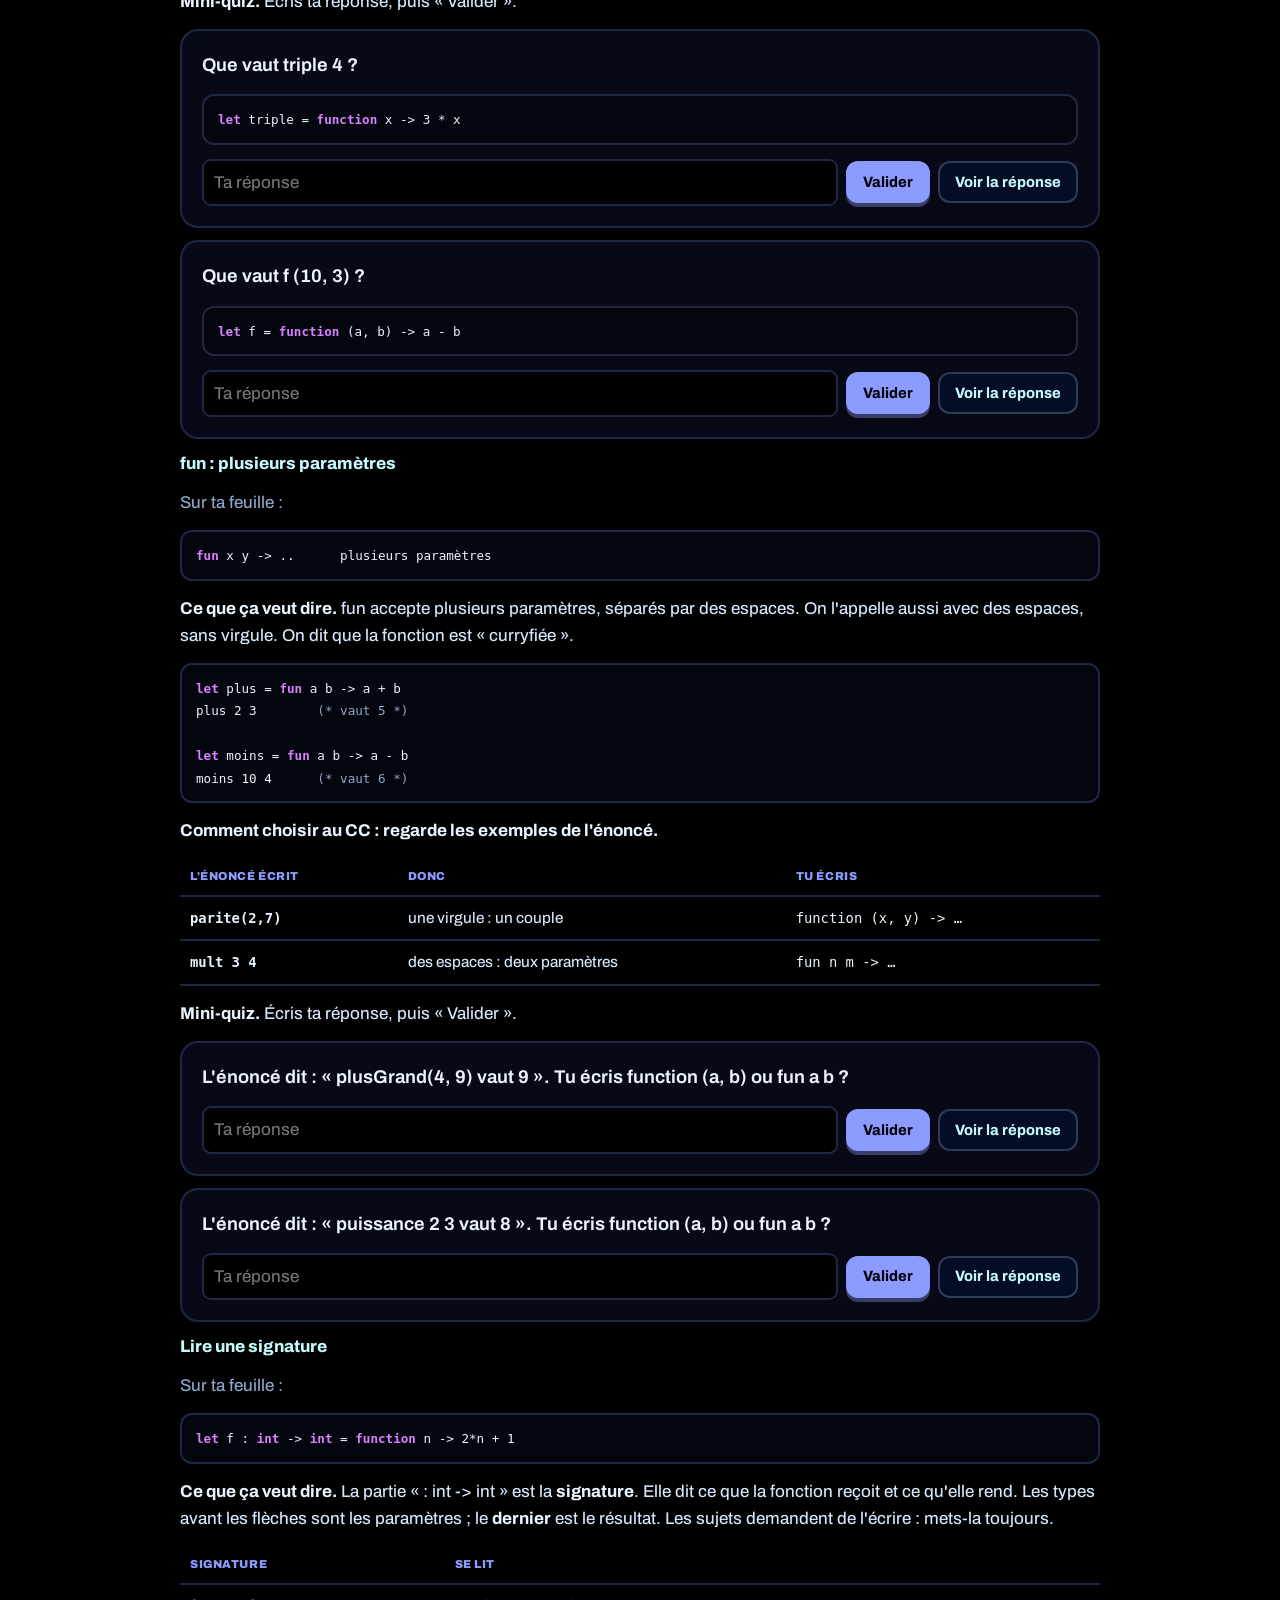
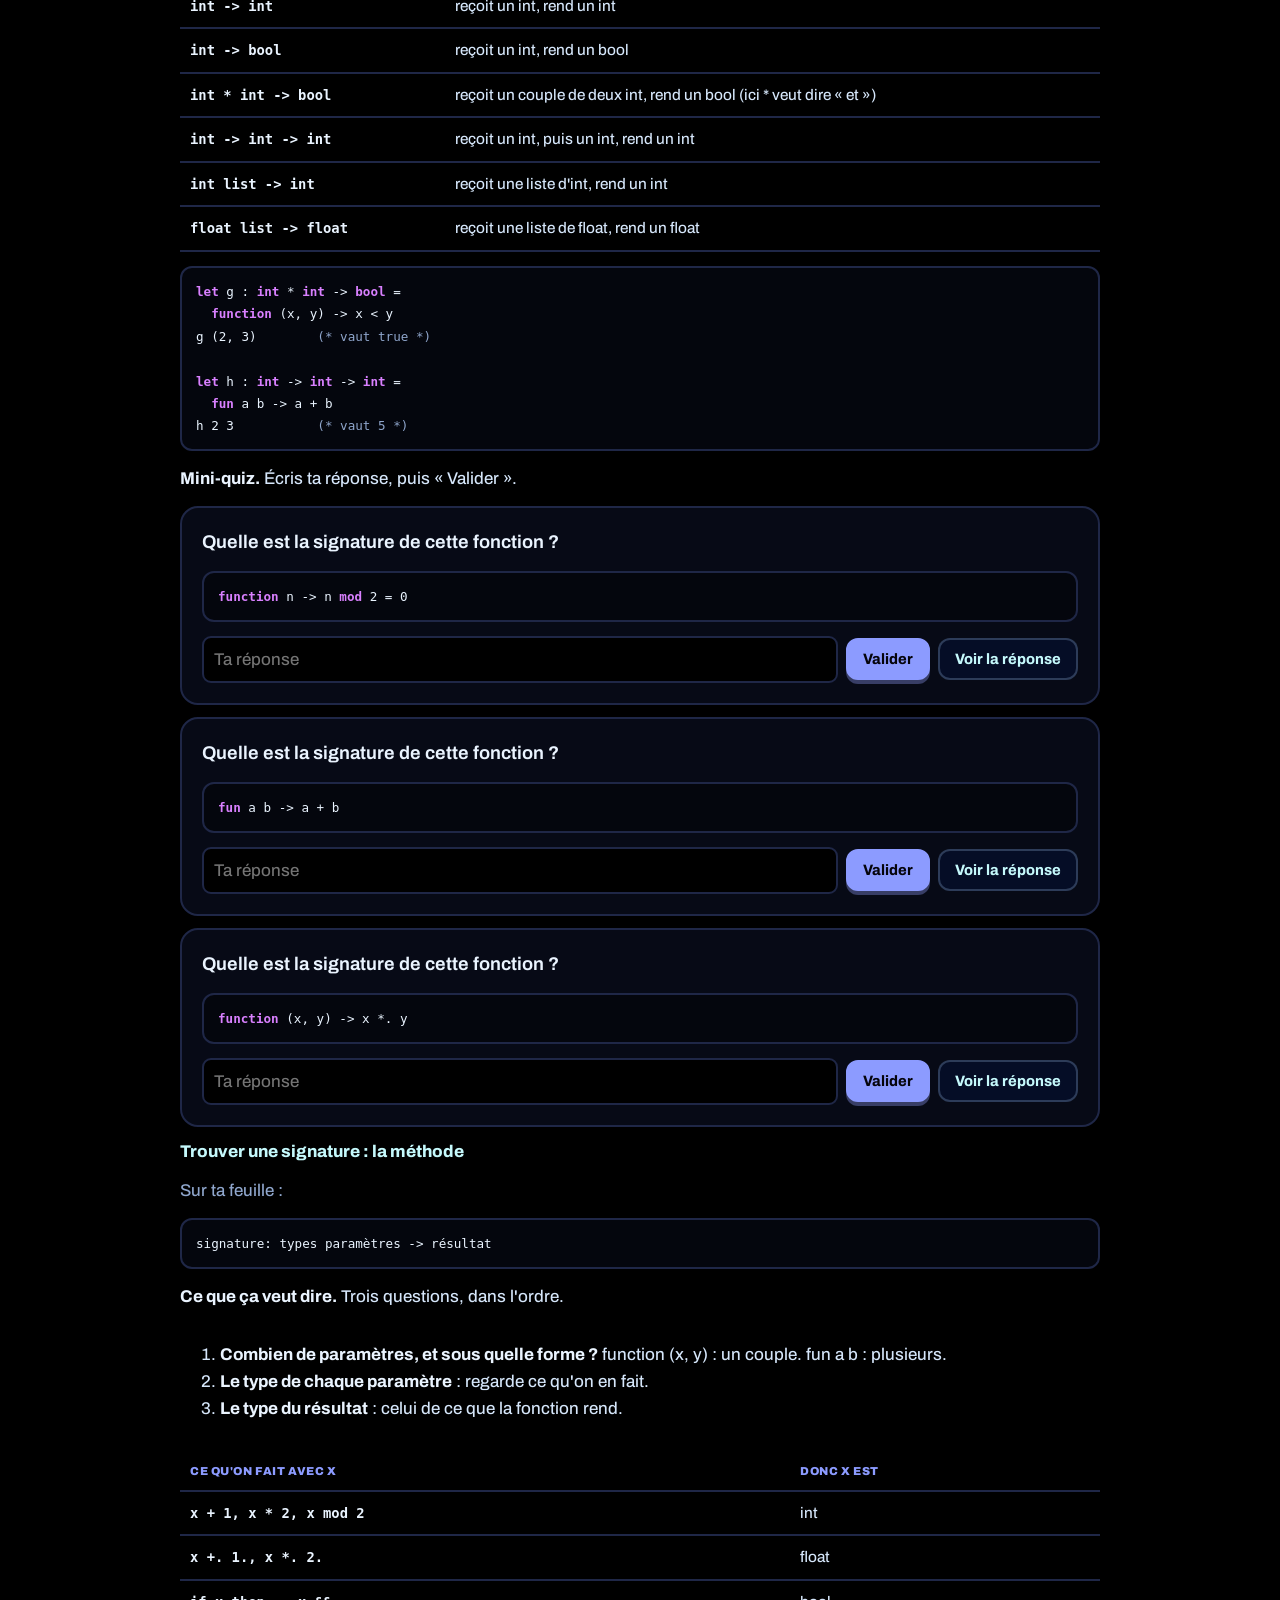
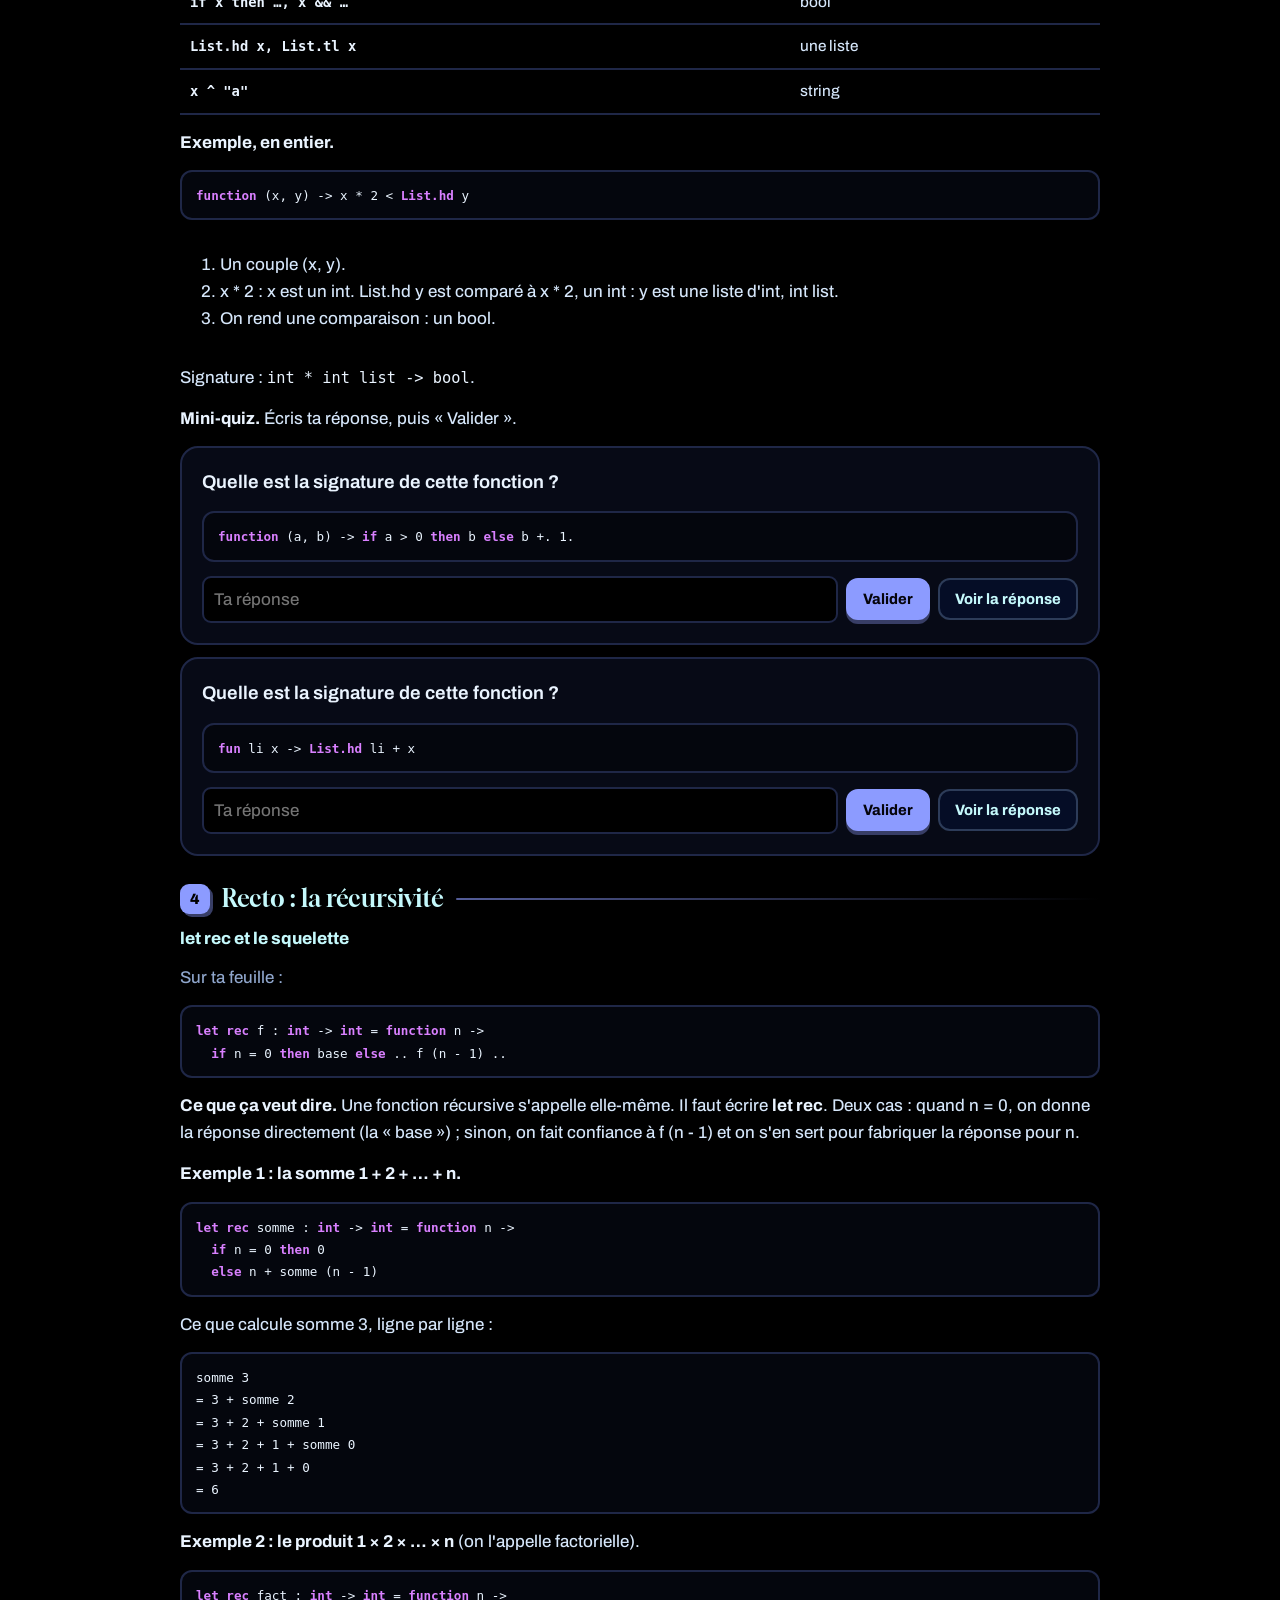
<file: kevin/index.html>
<!doctype html>
<html lang="fr">
<meta charset="utf-8">
<meta name="viewport" content="width=device-width,initial-scale=1">
<title>OCaml : la feuille expliquée</title>
<meta http-equiv="refresh" content="0; url=../#/pf/p/feuille2">
<style>body{background:#000;color:#EAF4FF;font:16px system-ui,sans-serif;padding:24px}a{color:#9EC5FF}</style>
<script>location.replace("../#/pf/p/feuille2")</script>
<p><a href="../#/pf/p/feuille2">Ouvrir la feuille expliquée d'OCaml</a></p>
</html>
</file>
<file: r/style.7d2779d018.css>
/* Révisions S1 : styles
   Le langage du nouvel onglet (et du portfolio) : OLED noir, Archivo + Gloock, étoile, nuancier,
   écrin, étiquette de bijoutier, ombres dures, volet entre les écrans.
   Une couleur franche par matière, et des couleurs d'état qui ne se confondent pas avec elles :
   vert = su, rouge = à revoir, bleu = vu. */

@import url("https://fonts.googleapis.com/css2?family=STIX+Two+Text:ital,wght@0,400;0,600;1,400;1,600&display=swap");
@font-face{font-family:"Archivo";src:url("[data-uri]") format("woff2");font-weight:450 850;font-stretch:88% 112%;font-display:swap}
@font-face{font-family:"Gloock";src:url("[data-uri]") format("woff2");font-weight:400;font-display:swap}
@font-face{font-family:"KaTeX_Main";src:url("[data-uri]") format("woff2");font-weight:400;font-style:normal;font-display:swap}
@font-face{font-family:"KaTeX_Main";src:url("[data-uri]") format("woff2");font-weight:700;font-style:normal;font-display:swap}
@font-face{font-family:"KaTeX_Math";src:url("[data-uri]") format("woff2");font-weight:400;font-style:italic;font-display:swap}
@font-face{font-family:"KaTeX_Math";src:url("[data-uri]") format("woff2");font-weight:700;font-style:italic;font-display:swap}

/* ---------- jetons ---------- */
:root{
  color-scheme:dark;
  --black:#000;
  --violet:#610089;--violet-hi:#D980FF;--violet-pale:#F1DCFF;
  --navy:#091540;--persian:#1B2CC1;--cornflower:#7692FF;--icy:#ABD2FA;--aqua:#C5F9FC;
  --head:var(--aqua);
  --edge:color-mix(in srgb,var(--violet-hi) 26%,transparent);
  --grid:color-mix(in srgb,var(--icy) 4%,transparent);
  --f-sans:"Archivo",ui-sans-serif,system-ui,sans-serif;
  --f-serif:"Gloock",Georgia,"Times New Roman",serif;
  --f-mono:"JetBrains Mono","DejaVu Sans Mono",ui-monospace,monospace;
  --snap:cubic-bezier(.2,.9,.25,1);--cut:cubic-bezier(.8,0,.2,1);
  /* les noms utilisés par les fiches, figures et exercices */
  --papier:#000;
  --feuille:#070A16;
  --encre:#D6E7FB;
  --graphite:#8FA6CC;
  --trait:#1F2747;
  --voile:#0E1328;
  --cobalt:#7692FF;--cobalt-voile:rgba(118,146,255,.15);
  --ambre:#FFB547;
  --vert:#4BE08A;--vert-voile:rgba(75,224,138,.13);
  --rouge:#FF5470;--rouge-voile:rgba(255,84,112,.13);
  --f-texte:var(--f-sans);
  --f-math:"STIX Two Text","Noto Serif","DejaVu Serif",Georgia,serif;
  --r:12px;
  --sc:var(--cornflower);
}
/* une couleur par matière */
.s-geo{--c:#D980FF;--c-deep:#610089;--tagc:#F1DCFF;--g1:#c04dff;--g2:#3a5cff}
.s-algo{--c:#3BE8F0;--c-deep:#005E69;--tagc:#C5F9FC;--g1:#2ee6ff;--g2:#3a5cff}
.s-pf{--c:#8C9BFF;--c-deep:#1B2CC1;--tagc:#DCE2FF;--g1:#7692ff;--g2:#c04dff}
.s-calc{--c:#FFB547;--c-deep:#8A4A00;--tagc:#FFE7C2;--g1:#ffb547;--g2:#ff5470}
.s-lin{--c:#FF7AB8;--c-deep:#8A0F4D;--tagc:#FFD6EA;--g1:#ff7ab8;--g2:#c04dff}
.s-ana{--c:#FFE45C;--c-deep:#6B5800;--tagc:#FFF6C2;--g1:#ffe45c;--g2:#ffb547}
.s-rai{--c:#C8F560;--c-deep:#3F5A00;--tagc:#EFFFC2;--g1:#c8f560;--g2:#4be08a}
.s-usi{--c:#5BF29A;--c-deep:#0B5A2E;--tagc:#D2FFE4;--g1:#5bf29a;--g2:#2fd4a8}
.s-aut{--c:#FF9470;--c-deep:#7A2A0E;--tagc:#FFE0D4;--g1:#ff9470;--g2:#ff7ab8}
.tbl.tv td,.tbl.tv th{text-align:center}
.c-bleu{--c:var(--cornflower);--c-deep:var(--persian);--tagc:var(--aqua);--g1:#2ee6ff;--g2:#3a5cff}
.c-violet{--c:var(--violet-hi);--c-deep:var(--violet);--tagc:var(--violet-pale);--g1:#c04dff;--g2:#3a5cff}
.c-vert{--c:var(--vert);--c-deep:#0E6B39;--tagc:#CFF9DF;--g1:#4be08a;--g2:#2ee6ff}
.c-rouge{--c:var(--rouge);--c-deep:#8A0F2A;--tagc:#FFD3DB;--g1:#ff5470;--g2:#c04dff}
.s-geo,.s-algo,.s-pf,.s-calc,.s-lin,.s-ana,.s-rai,.s-usi,.s-aut{--sc:var(--c)}

/* ---------- base ---------- */
*,*::before,*::after{box-sizing:border-box}
[hidden]{display:none!important}
[tabindex="-1"]:focus{outline:none}
html{background:#000;scroll-padding-top:96px;overscroll-behavior-y:none}
body{margin:0;background:#000;color:var(--encre);font:460 17px/1.6 var(--f-sans);font-synthesis:none;-webkit-font-smoothing:antialiased;min-height:100vh}
body::before{content:"";position:fixed;inset:0;z-index:-1;pointer-events:none;
  background-image:linear-gradient(var(--grid) 1px,transparent 1px),linear-gradient(90deg,var(--grid) 1px,transparent 1px);background-size:56px 56px;background-position:-1px -1px;
  -webkit-mask-image:radial-gradient(120% 90% at 70% 0%,#000 20%,transparent 78%);mask-image:radial-gradient(120% 90% at 70% 0%,#000 20%,transparent 78%)}
h1,h2,h3{margin:0;color:var(--head)}
h1{font:400 clamp(2rem,1.45rem + 1.9vw,2.9rem)/1.06 var(--f-serif);letter-spacing:-.01em}
h2{font:400 1.45rem/1.18 var(--f-serif)}
h3{font-weight:760;font-size:1.06rem;line-height:1.3}
p{margin:0}
a{color:var(--cornflower);text-underline-offset:3px}
a:hover{color:var(--aqua)}
b,strong{font-weight:720;color:#EAF4FF}
button{font:inherit;color:inherit;cursor:pointer}
::selection{background:var(--violet-hi);color:#000}
:focus-visible{outline:3px solid var(--aqua);outline-offset:3px;border-radius:6px}
.ico{width:1em;height:1em;flex:none;fill:currentColor}
.m{font-family:var(--f-math);font-style:italic;font-size:1.06em;letter-spacing:.01em}
.m b,.m .r{font-style:normal}
.muted{color:var(--graphite)}
.sr-only{position:absolute!important;width:1px;height:1px;padding:0;margin:-1px;overflow:hidden;clip:rect(0 0 0 0);white-space:nowrap;border:0}

/* notations */
.ang{display:inline-block;line-height:1;padding:.34em .04em 0;border-top:1.4px solid currentColor;border-radius:50% 50% 0 0/.55em .55em 0 0}
.vec{position:relative;display:inline-block;line-height:1;padding-top:.46em}
.vec::after{content:"";position:absolute;left:.04em;right:.12em;top:.2em;height:1.3px;background:currentColor}
.vec::before{content:"";position:absolute;right:.09em;top:.06em;width:.26em;height:.26em;border:solid currentColor;border-width:1.3px 1.3px 0 0;transform:rotate(45deg)}
.hl{font-weight:650}

/* ================= le cadre ================= */
.topwrap{position:sticky;top:0;z-index:50;padding:10px 12px 10px;background:linear-gradient(#000 72%,transparent)}
.topbar{height:58px;display:flex;align-items:center;gap:12px;padding:0 10px 0 8px;border:2px solid var(--edge);border-radius:18px;background:color-mix(in srgb,var(--violet) 14%,#000);box-shadow:5px 5px 0 var(--violet)}
.brand{display:flex;align-items:center;gap:10px;color:var(--head);text-decoration:none;font-weight:820;font-stretch:88%;font-size:1rem;white-space:nowrap}
.brand:hover{color:var(--head)}
.brand__tile{width:38px;height:38px;display:grid;place-items:center;border-radius:11px;background:var(--violet-hi);color:#000;transition:rotate .4s var(--snap)}
.brand__tile .ico{width:18px;height:18px}
.brand:hover .brand__tile{rotate:45deg}
.topnav{display:flex;gap:3px;margin-left:6px}
.topnav a{position:relative;display:flex;align-items:center;gap:6px;padding:7px 12px;border-radius:11px;color:var(--icy);text-decoration:none;font-weight:740;font-size:.92rem;font-stretch:96%;white-space:nowrap;transition:background .2s,color .2s,box-shadow .25s var(--snap),translate .25s var(--snap)}
.topnav a:hover{background:color-mix(in srgb,var(--violet-hi) 14%,transparent);color:var(--aqua)}
.topnav a[aria-current="page"]{background:var(--violet-hi);color:#000;box-shadow:3px 3px 0 var(--violet)}
.tab-n{background:var(--rouge);color:#000;border-radius:8px;font-size:.68rem;font-weight:850;padding:0 5px;line-height:17px;min-width:17px;text-align:center}
.search{margin-left:auto;position:relative;width:min(290px,26vw)}
.search input{width:100%;height:38px;border:2px solid var(--edge);background:#000;color:var(--encre);border-radius:12px;padding:0 12px;font:500 .93rem var(--f-sans)}
.search input::placeholder{color:color-mix(in srgb,var(--icy) 55%,transparent)}
.search input:focus{outline:none;border-color:var(--violet-hi)}
.results{position:absolute;top:calc(100% + 8px);right:0;width:min(420px,92vw);background:#05060E;border:2px solid var(--violet);border-radius:16px;box-shadow:5px 5px 0 var(--violet);max-height:62vh;overflow:auto;padding:6px;z-index:70}
.results a{display:block;padding:8px 10px;border-radius:10px;text-decoration:none;color:var(--encre);line-height:1.35}
.results a:hover,.results a.on{background:color-mix(in srgb,var(--violet-hi) 16%,transparent);color:var(--aqua)}
.results small{color:var(--graphite);margin-left:6px}
.jx{flex:none;padding:2px 9px;border-radius:7px;background:color-mix(in srgb,var(--violet) 55%,transparent);color:var(--violet-pale);font-weight:800;font-size:.76rem;font-stretch:108%;white-space:nowrap;font-variant-numeric:tabular-nums}
.jx b{color:#fff}
.syncb{flex:none;font-size:.74rem;font-weight:800;color:var(--vert);text-decoration:none;border:2px solid currentColor;border-radius:9px;padding:1px 8px;white-space:nowrap}
.syncb.err{color:var(--rouge)}

main{padding:16px clamp(16px,3.4vw,44px) 96px;min-width:0;overflow-x:clip}
.page{max-width:920px;margin:0 auto;display:grid;gap:24px;min-width:0}
.page.wide{max-width:1240px}
.page>*{min-width:0}

/* barre d'onglets en bas (téléphone et tablette) */
.tabbar{position:fixed;left:10px;right:10px;bottom:calc(8px + env(safe-area-inset-bottom));z-index:60;display:none;grid-template-columns:repeat(5,1fr);gap:2px;padding:5px;border:2px solid var(--edge);border-radius:20px;background:color-mix(in srgb,var(--violet) 20%,#000);box-shadow:4px 4px 0 var(--violet)}
.tabbar a{position:relative;display:grid;justify-items:center;align-content:center;gap:1px;min-height:50px;padding:4px 2px;border-radius:14px;color:var(--icy);text-decoration:none;font-size:.68rem;font-weight:780;font-stretch:92%;transition:background .2s,color .2s}
.tabbar svg{width:22px;height:22px;fill:none;stroke:currentColor;stroke-width:1.9;stroke-linecap:round;stroke-linejoin:round}
.tabbar a[aria-current="page"]{background:var(--violet-hi);color:#000}
.tabbar .tab-n{position:absolute;top:2px;left:calc(50% + 5px)}

/* ================= le nuancier, l'écrin, les pièces (copiés du nouvel onglet) ================= */
.stitle{display:flex;align-items:center;gap:16px;font:400 clamp(2.2rem,1.5rem + 2vw,3.1rem)/1 var(--f-serif);color:var(--head);margin:0}
.stitle::after{content:"";flex:1;min-width:24px;height:2px;border-radius:2px;background:linear-gradient(90deg,var(--c-deep,var(--violet)),transparent)}
.stitle.sm{font-size:clamp(1.5rem,1.2rem + 1vw,2rem)}
.hlead{font-size:1.06rem;font-weight:520;max-width:62ch;color:var(--icy);margin-top:-10px}
.hlead b{color:var(--aqua)}
.kick{font-weight:800;font-size:.74rem;font-stretch:110%;text-transform:uppercase;letter-spacing:.07em;color:var(--c,var(--violet-hi))}

.swatches{display:grid;grid-template-columns:repeat(auto-fit,minmax(270px,1fr));gap:20px 20px;margin:0;padding:0;list-style:none}
.swatches.two{grid-template-columns:repeat(auto-fit,minmax(min(100%,330px),1fr))}
.swatch{--tile:54px;display:grid;grid-template-columns:var(--tile) minmax(0,1fr);gap:8px;color:var(--head);text-decoration:none;cursor:pointer;background:none;border:0;padding:0;text-align:left;width:100%}
.swatch:hover{color:var(--head)}
.swatch__tile,.swatch__bar{border-radius:14px;border:2px solid color-mix(in srgb,var(--c) 50%,var(--c-deep));background:color-mix(in srgb,var(--c-deep) 22%,#000);box-shadow:0 5px 0 var(--c-deep);transition:translate .3s var(--snap),rotate .3s var(--snap),box-shadow .3s var(--snap)}
.swatch__tile{height:var(--tile);display:grid;place-items:center;color:var(--c);background:color-mix(in srgb,var(--c-deep) 40%,#000);font:800 1.25rem var(--f-sans);font-stretch:96%}
.swatch__tile .ico{width:38%;height:38%;transition:rotate .4s var(--snap)}
.swatch__bar{position:relative;display:grid;align-content:center;min-height:var(--tile);padding:6px 40px 6px 14px;min-width:0}
.swatch__kicker{font-weight:800;font-size:.72rem;font-stretch:110%;color:var(--c);text-transform:uppercase;letter-spacing:.06em;line-height:1.3}
.swatch__name{font:400 1.22rem/1.15 var(--f-serif);overflow:hidden;text-overflow:ellipsis}
.swatch__sub{font-size:.85rem;color:var(--icy);line-height:1.35;margin-top:2px}
.swatch__arrow{position:absolute;right:14px;top:50%;width:18px;height:18px;margin-top:-9px;color:var(--c);transition:translate .3s var(--snap)}
.swatch:is(:hover,:focus-visible) .swatch__bar{translate:8px -3px;box-shadow:-6px 8px 0 var(--c-deep)}
.swatch:is(:hover,:focus-visible) .swatch__tile{translate:0 -3px;rotate:-4deg;box-shadow:0 8px 0 var(--c-deep)}
.swatch:is(:hover,:focus-visible) .swatch__tile .ico{rotate:45deg}
.swatch:is(:hover,:focus-visible) .swatch__arrow{translate:3px -3px}
.swatch:active .swatch__bar,.swatch:active .swatch__tile{translate:0 3px;box-shadow:0 2px 0 var(--c-deep)}
.swatch--big{--tile:clamp(70px,9vh,84px);gap:10px}
.swatch--big .swatch__tile{border-radius:20px;font-size:1.6rem}
.swatch--big .swatch__bar{border-radius:20px;padding:10px 40px 10px 16px}
.swatch--big .swatch__name{font-size:clamp(1.25rem,.95rem + .7vw,1.55rem)}
.swatch--small{--tile:46px}
.swatch--small .swatch__name{font-size:1.08rem}
.swatch.is-done .swatch__tile{background:var(--vert);border-color:var(--vert);color:#000}

.ecrin{position:relative;margin-top:30px;padding:10px;border-radius:30px;border:2px solid var(--c-deep,var(--violet));background:#000;box-shadow:0 30px 80px -40px color-mix(in srgb,var(--c-deep,var(--violet)) 90%,transparent)}
.ecrin__ruler{position:absolute;left:48px;right:48px;top:-28px;height:16px;opacity:.5;pointer-events:none;
  background:repeating-linear-gradient(90deg,var(--icy) 0 2px,transparent 2px 60px) left bottom/100% 16px no-repeat,repeating-linear-gradient(90deg,var(--icy) 0 2px,transparent 2px 12px) left bottom/100% 7px no-repeat}
.ecrin__velvet{display:grid;gap:clamp(18px,2.4vh,26px);padding:clamp(16px,2vw,26px);border-radius:22px;
  background:radial-gradient(70% 70% at 8% 0%,color-mix(in srgb,var(--persian) 16%,transparent),transparent 65%),radial-gradient(60% 80% at 96% 100%,color-mix(in srgb,var(--c-deep,var(--violet)) 34%,transparent),transparent 65%),#000}
.group{min-width:0}
.group__head{display:flex;align-items:center;flex-wrap:wrap;gap:8px 10px;margin-bottom:16px}
.group__tile{width:26px;height:26px;display:grid;place-items:center;border-radius:8px;background:var(--c);color:#000;flex:none}
.group__tile .ico{width:12px;height:12px}
.group__name{font:400 1.35rem/1.05 var(--f-serif);color:var(--head)}
.group__count{padding:1px 8px;border-radius:6px;background:color-mix(in srgb,var(--c-deep) 45%,transparent);color:var(--c);font-weight:800;font-size:.74rem;font-stretch:110%;white-space:nowrap}
.group__count.r{background:var(--rouge-voile);color:var(--rouge)}
.group__more{margin-left:auto;font-size:.88rem;font-weight:700}
.group__grid{display:grid;grid-template-columns:repeat(auto-fill,minmax(min(205px,100%),1fr));gap:18px clamp(14px,1.6vw,20px);margin:0;padding:0;list-style:none}
.group__grid.subjects{grid-template-columns:repeat(4,minmax(0,1fr))}
.slot{display:flex;padding:7px;border-radius:20px;background:#000;box-shadow:inset 0 -2px 0 color-mix(in srgb,var(--c) 30%,transparent),inset 0 0 0 1px color-mix(in srgb,var(--c-deep) 40%,transparent);min-width:0}
.piece{position:relative;flex:1;display:flex;flex-direction:column;min-width:0;padding:8px;border-radius:14px;border:2px solid color-mix(in srgb,var(--c) 32%,transparent);background:#000;color:var(--encre);text-decoration:none;cursor:pointer;transition:translate .3s var(--snap),rotate .3s var(--snap),box-shadow .3s var(--snap),border-color .2s}
.piece:hover{color:var(--encre)}
.piece__paper{position:relative;display:block;height:clamp(58px,8vh,84px);border-radius:9px;overflow:hidden;
  background:linear-gradient(color-mix(in srgb,var(--c) 8%,transparent) 1px,transparent 1px),linear-gradient(90deg,color-mix(in srgb,var(--c) 8%,transparent) 1px,transparent 1px),radial-gradient(60% 90% at 50% 50%,color-mix(in srgb,var(--c-deep) 34%,transparent),transparent 75%),#000;
  background-size:12px 12px,12px 12px,100% 100%,100% 100%;background-position:-1px -1px,-1px -1px,0 0,0 0}
.art{position:absolute;inset:9px 10px;width:calc(100% - 20px);height:calc(100% - 18px);max-width:none;overflow:visible}
.art use{transition:transform .35s var(--snap),opacity .35s}
.art__a{color:var(--g1);transform:translate(-1.2px,.3px);opacity:.8}
.art__b{color:var(--g2);transform:translate(1.2px,-.3px);opacity:.85}
.art__c{color:var(--icy)}
.piece:is(:hover,:focus-visible) .art__a,.piece:is(:hover,:focus-visible) .art__b{transform:none;opacity:0}
.piece:is(:hover,:focus-visible) .art__c{color:var(--c)}
.piece__text{display:grid;gap:2px;padding:8px 4px 2px;min-width:0}
.piece__title{font:400 clamp(1.04rem,.86rem + .45vw,1.24rem)/1.14 var(--f-serif);color:var(--head)}
.piece__meta{font-weight:750;font-size:.8rem;font-stretch:104%;color:var(--c);line-height:1.35}
.piece__sub{font-size:.82rem;color:var(--graphite);line-height:1.35}
.piece:is(:hover,:focus-visible){translate:0 -6px;rotate:-1deg;border-color:var(--c);box-shadow:6px 8px 0 var(--c-deep)}
.piece:active{translate:0 -1px;box-shadow:2px 3px 0 var(--c-deep)}
.piece__bar{display:block;height:6px;margin:8px 4px 2px;border-radius:4px;background:color-mix(in srgb,var(--c) 14%,#000);overflow:hidden}
.piece__bar i{display:block;height:100%;border-radius:4px;background:var(--c);transition:width .6s var(--snap)}
.piece__spark{position:absolute;z-index:6;left:-16px;top:-18px;width:38px;height:38px;scale:0;rotate:-60deg;pointer-events:none;transition:scale .3s var(--snap),rotate .45s var(--snap);--s8-fill:var(--aqua);--s8-stroke:var(--c-deep)}
.piece__spark .s8{width:100%;height:100%;overflow:visible}
.piece:is(:hover,:focus-visible) .piece__spark,.piece.is-next .piece__spark{scale:1;rotate:0deg}
.tag{position:absolute;z-index:3;top:-13px;right:-11px;display:inline-flex;align-items:center;gap:7px;padding:3px 10px 3px 8px;border-radius:5px 11px 11px 5px;border:2px solid #000;background:var(--tagc,var(--aqua));color:#05040b;font-weight:780;font-size:.72rem;font-stretch:104%;letter-spacing:.02em;white-space:nowrap;rotate:7deg;box-shadow:3px 3px 0 #000;transform-origin:12px 50%;transition:rotate .4s var(--snap)}
.tag::before{content:"";flex:none;width:7px;height:7px;border-radius:50%;background:#05040b}
.tag::after{content:"";position:absolute;z-index:-1;left:10px;bottom:calc(100% - 10px);width:2px;height:22px;border-radius:2px;background:var(--icy);rotate:28deg;transform-origin:bottom center}
.piece:is(:hover,:focus-visible) .tag{rotate:-3deg}
.tag.ok{background:#CFF9DF}
.tag.rev{background:#FFD3DB}
.tag.hot{background:var(--rouge);color:#000}
/* sur la carte d'une matière, l'étiquette reste dedans, en haut à droite */
.piece>.tag{top:10px;right:10px;border:0;padding:4px 9px 4px 8px;max-width:calc(100% - 20px);white-space:normal;line-height:1.2}
.piece>.tag::after{display:none}
.piece>.tag,.piece:is(:hover,:focus-visible)>.tag{rotate:0deg;box-shadow:none}

/* une leçon = une petite pièce */
.lpiece{flex-direction:row;align-items:flex-start;gap:10px;padding:10px 10px 10px 10px;min-height:76px}
.lpiece .piece__text{padding:0;gap:3px}
.lnum{flex:none;width:34px;height:34px;border-radius:10px;display:grid;place-items:center;font-weight:850;font-size:.95rem;background:color-mix(in srgb,var(--c-deep) 45%,#000);color:var(--c);border:2px solid color-mix(in srgb,var(--c) 40%,transparent)}
.lpiece.is-done{border-color:color-mix(in srgb,var(--vert) 45%,transparent)}
.lpiece.is-done .lnum{background:var(--vert);border-color:var(--vert);color:#000}
.lpiece.is-redo{border-color:color-mix(in srgb,var(--rouge) 55%,transparent)}
.lpiece.is-redo .lnum{background:var(--rouge);border-color:var(--rouge);color:#000}
.lpiece.is-next{border-color:var(--c);box-shadow:5px 6px 0 var(--c-deep)}
.lpiece.is-next .lnum{background:var(--c);border-color:var(--c);color:#000}
.lpiece .lgoal{font-size:.84rem;color:var(--icy);line-height:1.35}
.lpiece.is-later{opacity:.82}

/* une fiche = un jeton avec son état */
.fgrid{display:grid;grid-template-columns:repeat(auto-fill,minmax(200px,1fr));gap:10px;margin:0;padding:0;list-style:none}
.fiche{position:relative;display:flex;align-items:center;gap:10px;min-height:48px;padding:8px 12px;border-radius:12px;border:2px solid color-mix(in srgb,var(--c) 22%,transparent);background:color-mix(in srgb,var(--c-deep) 12%,#000);color:var(--encre);text-decoration:none;line-height:1.3;font-size:.95rem;transition:translate .25s var(--snap),box-shadow .25s var(--snap),border-color .2s}
.fiche:hover{color:var(--aqua);border-color:var(--c);translate:0 -3px;box-shadow:4px 5px 0 var(--c-deep)}
.fiche .dot{width:12px;height:12px}
.fiche.known{border-color:color-mix(in srgb,var(--vert) 50%,transparent);background:color-mix(in srgb,var(--vert) 9%,#000)}
.fiche.review{border-color:color-mix(in srgb,var(--rouge) 60%,transparent);background:color-mix(in srgb,var(--rouge) 10%,#000)}
.fiche .ftag{margin-left:auto;flex:none;font-size:.66rem;font-weight:850;text-transform:uppercase;letter-spacing:.05em;padding:1px 6px;border-radius:5px;background:var(--tagc);color:#05040b}
.fiche.out{opacity:.6}

.tiroir{display:grid;gap:12px;min-width:0}
.tiroir__title{display:flex;align-items:center;gap:10px;margin:0;font-weight:800;font-size:.76rem;font-stretch:112%;text-transform:uppercase;letter-spacing:.08em;color:var(--c,var(--violet-hi));font-family:var(--f-sans)}
.tiroir__title::after{content:"";flex:1;height:2px;border-radius:2px;background:linear-gradient(90deg,var(--c-deep,var(--violet)),transparent)}
.minis{display:grid;grid-template-columns:repeat(auto-fill,minmax(min(240px,100%),1fr));gap:14px 18px;margin:0;padding:0 0 5px;list-style:none}

/* ================= les animations ================= */
.wipe{--wipe:var(--violet);--wipe-edge:var(--violet-hi);position:fixed;inset:0;z-index:90;display:flex;flex-direction:column;pointer-events:none;visibility:hidden}
.wipe[data-to="back"]{--wipe:var(--persian);--wipe-edge:var(--aqua)}
.wipe.is-rev{scale:-1 1}
.wipe.is-in,.wipe.is-out{visibility:visible}
.wipe span{display:block;flex:var(--h) 1 0;margin-block:-1px;background-color:var(--wipe);background-image:repeating-linear-gradient(0deg,transparent 0 3px,color-mix(in srgb,var(--aqua) 7%,transparent) 3px 4px);transform:translateX(-103%);will-change:transform}
.wipe.is-in span{animation:wipe-in .16s var(--cut) var(--d,0ms) both;box-shadow:6px 0 0 var(--wipe-edge)}
.wipe.is-out span{animation:wipe-out .2s var(--cut) var(--d,0ms) both;box-shadow:-6px 0 0 var(--wipe-edge)}
@keyframes wipe-in{0%{transform:translateX(-103%)}72%{transform:translateX(2.5%)}86%{transform:translateX(-1.2%)}100%{transform:translateX(0)}}
@keyframes wipe-out{0%{transform:translateX(0)}100%{transform:translateX(104%)}}
main.is-enter :is(.piece,.swatch,.fiche,.task,.blk,details.ex,details.day,.kcard,.qbox,.fc,.check,.sec,.tiroir,.stitle,.hlead,.examcard,.examday){animation:deal .3s var(--snap) backwards;animation-delay:calc(var(--i,0) * 10ms)}
@keyframes deal{from{opacity:0;translate:0 16px;rotate:1.5deg}}
.zoom{position:fixed;inset:0;z-index:100;display:grid;place-items:center;cursor:progress;color:var(--c);
  background:repeating-linear-gradient(0deg,transparent 0 3px,color-mix(in srgb,var(--c) 6%,transparent) 3px 4px),radial-gradient(70% 70% at 50% 45%,color-mix(in srgb,var(--c-deep) 75%,#000),#000 85%)}
.zoom__inner{display:grid;justify-items:center;gap:14px;text-align:center;padding:0 20px}
.zoom__icon.art{position:static;inset:auto;width:min(300px,60vw);height:auto;aspect-ratio:120/64}
.zoom .art__a,.zoom .art__b{display:none}
.zoom .art__c{color:var(--c)}
.zoom__title{font:400 clamp(2.4rem,1.6rem + 3vw,4.2rem)/1.05 var(--f-serif);color:var(--aqua)}
.zoom__kicker{font-weight:800;font-size:.8rem;font-stretch:112%;letter-spacing:.12em;text-transform:uppercase;color:var(--c)}
@keyframes pop{0%{scale:1}40%{scale:1.035}100%{scale:1}}
@keyframes shake{20%{translate:-7px 0}40%{translate:6px 0}60%{translate:-4px 0}80%{translate:2px 0}}
@keyframes step-in{from{opacity:0;translate:16px 0}}
@keyframes step-back{from{opacity:0;translate:-16px 0}}
@keyframes rise{from{opacity:0;translate:0 14px}}
@keyframes flip-in{from{opacity:0;transform:perspective(900px) rotateX(-70deg)}}
@keyframes burst{0%{scale:0;rotate:-90deg;opacity:1}60%{opacity:1}100%{scale:1;rotate:0deg;opacity:0;translate:var(--bx) var(--by)}}
@keyframes glow{0%,100%{box-shadow:0 4px 0 color-mix(in srgb,var(--sc) 40%,#000)}50%{box-shadow:0 4px 0 color-mix(in srgb,var(--sc) 40%,#000),0 0 22px color-mix(in srgb,var(--sc) 55%,transparent)}}

/* ================= boutons, pastilles, puces ================= */
.btn{display:inline-flex;align-items:center;justify-content:center;gap:6px;min-height:42px;padding:6px 15px;border-radius:12px;border:2px solid color-mix(in srgb,var(--icy) 24%,transparent);background:color-mix(in srgb,var(--navy) 60%,#000);color:var(--aqua);font:740 .94rem/1.25 var(--f-sans);font-stretch:96%;text-decoration:none;text-align:center;cursor:pointer;transition:translate .25s var(--snap),box-shadow .25s var(--snap),border-color .2s,background .2s,color .2s}
.btn:hover{border-color:var(--cornflower);color:var(--aqua);translate:0 -2px;box-shadow:0 4px 0 var(--persian)}
.btn:active{translate:0 1px;box-shadow:none}
.btn[aria-pressed="true"]{background:var(--aqua);border-color:var(--aqua);color:#000}
.btn.pri{background:var(--sc);border-color:var(--sc);color:#05040b;box-shadow:0 4px 0 color-mix(in srgb,var(--sc) 40%,#000)}
.btn.pri:hover{color:#05040b;translate:0 -2px;box-shadow:0 6px 0 color-mix(in srgb,var(--sc) 40%,#000)}
.btn.pri:active{translate:0 2px;box-shadow:0 1px 0 color-mix(in srgb,var(--sc) 40%,#000)}
.btn.ok{background:var(--vert);border-color:var(--vert);color:#03140a;box-shadow:0 4px 0 #0E6B39}
.btn.rev{background:var(--rouge);border-color:var(--rouge);color:#1a0207;box-shadow:0 4px 0 #8A0F2A}
.btn.mid{background:var(--ambre);border-color:var(--ambre);color:#1a0d00;box-shadow:0 4px 0 #8A4A00}
.btn:disabled{opacity:.4;cursor:default;translate:none;box-shadow:none}
.btn.big{min-height:54px;padding:0 26px;font-size:1.05rem;font-weight:780;border-radius:14px}
.acts{display:flex;gap:10px;flex-wrap:wrap;align-items:center}
.iconbtn{border:2px solid var(--edge);background:#000;color:var(--icy);border-radius:11px;height:38px;padding:0 12px;font-size:.88rem;font-weight:700;white-space:nowrap}
.pill{display:inline-block;font-size:.74rem;font-weight:850;border-radius:7px;padding:1px 8px;white-space:nowrap;text-transform:uppercase;letter-spacing:.04em}
.pill.ok{background:var(--vert);color:#000}
.pill.rev{background:var(--rouge);color:#000}
.dot{flex:none;display:inline-block;width:10px;height:10px;border-radius:50%;border:2px solid var(--graphite);opacity:.65}
.dot.seen{border-color:var(--cornflower);background:color-mix(in srgb,var(--cornflower) 30%,transparent);opacity:1}
.dot.known{background:var(--vert);border-color:var(--vert);opacity:1;box-shadow:0 0 8px color-mix(in srgb,var(--vert) 70%,transparent)}
.dot.review{background:var(--rouge);border-color:var(--rouge);opacity:1;box-shadow:0 0 8px color-mix(in srgb,var(--rouge) 70%,transparent)}
.sdot{display:inline-block;width:10px;height:10px;border-radius:3px;margin-right:8px;vertical-align:middle;flex:none}
.legend{display:flex;gap:14px;flex-wrap:wrap;font-size:.82rem;color:var(--graphite)}
.legend span{display:inline-flex;align-items:center;gap:6px}
.chips{display:flex;flex-wrap:wrap;gap:8px}
.chip{display:inline-flex;align-items:center;gap:7px;font-size:.86rem;font-weight:620;border:2px solid var(--trait);border-radius:10px;padding:3px 10px 3px 9px;text-decoration:none;color:var(--encre);background:var(--voile);transition:border-color .2s,translate .2s var(--snap)}
.chip:hover{border-color:var(--sc);color:var(--aqua);translate:0 -2px}
.chip.review{border-color:color-mix(in srgb,var(--rouge) 60%,transparent);color:#FFC2CD}
.chip.known{border-color:color-mix(in srgb,var(--vert) 45%,transparent);color:#BDF5D3}
.badges{display:flex;gap:6px;flex-wrap:wrap;padding-top:4px}
.badge{font-size:.7rem;font-weight:850;text-transform:uppercase;letter-spacing:.05em;border-radius:6px;padding:2px 8px;border:2px solid var(--trait);color:var(--graphite);white-space:nowrap}
.badge.def{border-color:var(--cornflower);color:var(--cornflower)}
.badge.ax{border-color:var(--icy);color:var(--icy)}
.badge.th{border-color:var(--vert);color:var(--vert)}
.badge.demo{background:var(--violet-pale);border-color:var(--violet-pale);color:#05040b}
.badge.cc{border-color:var(--ambre);color:var(--ambre)}
.badge.out{border-color:var(--graphite);color:var(--graphite);border-style:dashed}
.r{color:var(--rouge);font-weight:700}

/* ================= pages de contenu ================= */
.crumb{display:flex;flex-wrap:wrap;gap:6px 10px;align-items:center;font-size:.8rem;font-weight:800;text-transform:uppercase;letter-spacing:.06em;color:var(--graphite)}
.crumb a{color:var(--sc);text-decoration:none}
.crumb a:hover{color:var(--aqua)}
.back{display:inline-flex;align-items:center;gap:6px;font-size:.8rem;font-weight:800;text-transform:uppercase;letter-spacing:.06em;color:var(--c,var(--sc));text-decoration:none}
.title-row{display:flex;align-items:flex-start;gap:12px 16px;flex-wrap:wrap;padding-bottom:14px;background:linear-gradient(90deg,color-mix(in srgb,var(--sc) 55%,#000),transparent) left bottom/100% 2px no-repeat}
.title-row h1{flex:1;min-width:240px}
.lead{font-size:1.14rem;line-height:1.6;max-width:68ch;color:var(--icy)}
.today-h{display:flex;align-items:baseline;gap:12px;flex-wrap:wrap}

.sec{display:grid;gap:14px;min-width:0;grid-template-columns:minmax(0,1fr)}
.sec>h2{display:flex;align-items:center;gap:12px;font:400 1.5rem/1.15 var(--f-serif);color:var(--head)}
.sec>h2::after{content:"";flex:1;min-width:20px;height:2px;border-radius:2px;background:linear-gradient(90deg,color-mix(in srgb,var(--sc) 60%,transparent),transparent)}
.sec>h2 .num{flex:none;width:30px;height:30px;border-radius:9px;background:var(--sc);color:#000;display:grid;place-items:center;font:850 .92rem var(--f-sans);box-shadow:3px 3px 0 color-mix(in srgb,var(--sc) 40%,#000)}
.sec+.sec{padding-top:4px}
.sec>*,.widget>*,.cours>*,.kcard>*,.lp-body>*,.suj>*,.figs>*,.usage>*,.piege>*,.check>*,.redac>*,.recipe>*,.paper>*,details.ex>*,#tdl>*,#ann>*{min-width:0}

/* figure */
.figwrap{display:grid;grid-template-columns:minmax(0,1.6fr) minmax(220px,1fr);border:2px solid var(--trait);border-radius:18px;overflow:hidden;
  background:linear-gradient(color-mix(in srgb,var(--sc) 6%,transparent) 1px,transparent 1px),linear-gradient(90deg,color-mix(in srgb,var(--sc) 6%,transparent) 1px,transparent 1px),var(--feuille);background-size:24px 24px,24px 24px,auto}
.figwrap.solo{grid-template-columns:1fr}
.figure{position:relative;min-width:0;border-right:2px solid var(--trait)}
.figwrap.solo .figure{border-right:0}
.figure svg{display:block;width:100%;height:auto;max-width:none;touch-action:none;user-select:none;-webkit-user-select:none}
.fig-hint{display:block;padding:2px 12px 10px;font-size:.82rem;color:var(--graphite)}
.panel{padding:16px 16px 18px;display:grid;gap:12px;align-content:start;font-size:.95rem;min-width:0;background:color-mix(in srgb,#000 55%,transparent)}
.panel h5{margin:0;font-size:.74rem;font-weight:850;text-transform:uppercase;letter-spacing:.06em;color:var(--sc)}
.meas{display:grid;grid-template-columns:auto 1fr;gap:3px 10px;align-items:baseline;margin:0}
.meas dt{font-family:var(--f-math);font-style:italic;white-space:nowrap}
.meas dd{margin:0;font-variant-numeric:tabular-nums}
.meas .ok{color:var(--vert);font-weight:700}
.meas .no{color:var(--graphite)}
.verdict{border-radius:10px;padding:8px 10px;background:var(--voile);line-height:1.4}
.verdict.ok{background:var(--vert-voile);color:var(--vert)}
.verdict.info{background:var(--cobalt-voile);color:var(--cornflower)}
.verdict.no{background:var(--rouge-voile);color:var(--rouge)}
.defi{border:2px dashed var(--ambre);border-radius:10px;padding:8px 10px;line-height:1.4}
.defi.done{border-style:solid;border-color:var(--vert);background:var(--vert-voile)}
.defi b{color:var(--ambre)}
.defi.done b{color:var(--vert)}
.ctrls{display:grid;gap:8px}
.ctrls label{display:grid;gap:2px;font-size:.88rem;color:var(--graphite)}
.ctrls input[type=range]{width:100%;accent-color:var(--sc)}
.ctrls .row{display:flex;flex-wrap:wrap;gap:6px}
svg .l-ink{stroke:var(--encre);stroke-width:2;fill:none;stroke-linecap:round;stroke-linejoin:round}
svg .l-thin{stroke:var(--encre);stroke-width:1.3;fill:none;opacity:.75}
svg .l-cons{stroke:var(--graphite);stroke-width:1.2;fill:none;stroke-dasharray:5 5;opacity:.8}
svg .l-cob{stroke:var(--cobalt);stroke-width:2.6;fill:none;stroke-linecap:round;stroke-linejoin:round}
svg .l-cob-d{stroke:var(--cobalt);stroke-width:2;fill:none;stroke-dasharray:7 5}
svg .l-amb{stroke:var(--ambre);stroke-width:2.4;fill:none;stroke-linecap:round}
svg .l-amb-d{stroke:var(--ambre);stroke-width:2.2;fill:none;stroke-dasharray:8 6}
svg .l-ok{stroke:var(--vert);stroke-width:2.6;fill:none;stroke-linecap:round}
svg .l-red{stroke:var(--rouge);stroke-width:2.2;fill:none;stroke-linecap:round}
svg .l-red-d{stroke:var(--rouge);stroke-width:1.8;fill:none;stroke-dasharray:6 5}
svg .f-cob{fill:var(--cobalt);fill-opacity:.16;stroke:none}
svg .f-amb{fill:var(--ambre);fill-opacity:.18;stroke:none}
svg .f-ok{fill:var(--vert);fill-opacity:.16;stroke:none}
svg .f-red{fill:var(--rouge);fill-opacity:.14;stroke:none}
svg .f-ink{fill:var(--encre);fill-opacity:.08;stroke:none}
svg .p-fix{fill:var(--encre)}
svg .p-cob{fill:var(--cobalt)}
svg .p-ok{fill:var(--vert)}
svg .p-red{fill:var(--rouge)}
svg .p-drag{fill:#000;stroke:var(--ambre);stroke-width:3;cursor:grab}
svg .p-drag:hover,svg .p-drag:focus{fill:var(--ambre);outline:none}
svg .p-drag.grab{cursor:grabbing;fill:var(--ambre)}
svg .halo{fill:transparent;cursor:grab}
svg text{font-family:var(--f-math);font-style:italic;font-size:17px;fill:var(--encre);paint-order:stroke;stroke:var(--feuille);stroke-width:4px;stroke-linejoin:round}
svg text.t-cob{fill:var(--cobalt)}
svg text.t-mut{fill:var(--graphite);font-size:14px}
svg text.t-red{fill:var(--rouge)}
svg text.t-ok{fill:var(--vert)}
svg text.t-amb{fill:var(--ambre)}
svg text.t-up{font-style:normal;font-family:var(--f-sans);font-size:13px}
svg .arrow-cob{fill:var(--cobalt)}
svg .arrow-ink{fill:var(--encre)}
svg .arrow-amb{fill:var(--ambre)}
svg .arrow-red{fill:var(--rouge)}
svg .arrow-ok{fill:var(--vert)}

/* blocs de fiche */
.block{display:grid;gap:10px;max-width:72ch}
.block h2{font-size:1.25rem}
.cours{background:var(--feuille);border:2px solid var(--trait);border-left:5px solid var(--sc);border-radius:14px;padding:16px 18px;display:grid;gap:10px}
.cours .ref{font-size:.74rem;font-weight:850;text-transform:uppercase;letter-spacing:.06em;color:var(--sc)}
.cours ul,.cours ol,.block ul,.block ol{margin:0;padding-left:1.25em;display:grid;grid-template-columns:minmax(0,1fr);gap:4px}
.gloss{display:flex;flex-wrap:wrap;gap:6px}
.gloss span{font-size:.88rem;background:var(--voile);border:1px solid var(--trait);border-radius:7px;padding:2px 8px}
.piege{border:2px solid color-mix(in srgb,var(--rouge) 55%,transparent);background:var(--rouge-voile);border-radius:14px;padding:12px 16px;display:grid;gap:6px;max-width:72ch}
.piege h2{color:var(--rouge);font:850 .8rem var(--f-sans);text-transform:uppercase;letter-spacing:.07em}
.usage{border-left:4px solid var(--sc);padding:4px 0 4px 16px;display:grid;gap:8px;max-width:72ch}
.usage h2{font-size:1.15rem}
.check{background:var(--feuille);border:2px solid var(--trait);border-radius:16px;padding:16px 18px;display:grid;gap:12px}
.check .q{font-weight:650}
.check .a{border-top:2px dashed var(--trait);padding-top:10px}
.check>.btn{justify-self:start}
.pager{display:grid;grid-template-columns:1fr 1fr;gap:14px}
.pager a{display:grid;gap:2px;padding:12px 16px;border-radius:14px;border:2px solid var(--trait);background:var(--feuille);text-decoration:none;color:var(--head);font:400 1.05rem/1.25 var(--f-serif);transition:translate .25s var(--snap),box-shadow .25s var(--snap),border-color .2s}
.pager a:hover{border-color:var(--sc);translate:0 -3px;box-shadow:4px 5px 0 color-mix(in srgb,var(--sc) 40%,#000)}
.pager small{display:block;font:850 .7rem var(--f-sans);text-transform:uppercase;letter-spacing:.07em;color:var(--sc)}
.related{display:flex;flex-wrap:wrap;gap:8px;align-items:center;font-size:.92rem}
.outnote{border:2px dashed var(--graphite);border-radius:12px;padding:10px 14px;color:var(--graphite)}
.pretest{border:2px solid color-mix(in srgb,var(--sc) 45%,transparent);background:color-mix(in srgb,var(--sc) 9%,#000);border-radius:14px;padding:12px 16px;line-height:1.5}
.pretest .muted{display:block;font-size:.9rem;margin-top:4px}

/* démos */
.goal{display:grid;grid-template-columns:auto 1fr;gap:6px 14px;background:var(--feuille);border:2px solid var(--trait);border-radius:14px;padding:14px 16px}
.goal b{font-size:.72rem;font-weight:850;text-transform:uppercase;letter-spacing:.06em;color:var(--sc);padding-top:.3em}
.idea{font-size:1.08rem;border-left:4px solid var(--ambre);padding:2px 0 2px 14px;max-width:70ch}
.steps{display:grid;gap:8px;counter-reset:st;margin:0;padding:0;list-style:none}
.steps li{counter-increment:st;display:grid;grid-template-columns:34px minmax(0,1fr);gap:10px;border-radius:14px;padding:10px 12px;border:2px solid transparent;cursor:pointer;transition:background .2s,border-color .2s,opacity .2s}
.steps li::before{content:counter(st);width:28px;height:28px;border-radius:8px;border:2px solid var(--graphite);display:grid;place-items:center;font-size:.85rem;font-weight:800;color:var(--graphite)}
.steps li.cur{background:var(--feuille);border-color:var(--sc)}
.steps li.cur::before{background:var(--sc);border-color:var(--sc);color:#000}
.steps li.done::before{border-color:var(--vert);color:var(--vert)}
.steps li.later{opacity:.45}
.steps .w{display:grid;gap:6px}
.steps .why{font-size:.95rem;color:var(--graphite)}
.steps li.cur .why{color:var(--encre)}
.steps .why::before{content:"Pourquoi : ";font-weight:700}
.stepnav{display:flex;gap:8px;flex-wrap:wrap;align-items:center}
.redac{background:var(--feuille);border:2px solid var(--trait);border-radius:14px;padding:16px 18px;font-family:var(--f-math);font-size:1.06rem;line-height:1.7;display:grid;gap:8px}
.redac p{max-width:75ch}

/* ancien accueil (gardé pour les pages qui s'en servent) */
.route{display:grid;gap:0;counter-reset:r;margin:0;padding:0;list-style:none}
.route li{counter-increment:r;display:grid;grid-template-columns:44px minmax(0,1fr) auto;gap:12px;align-items:start;padding:14px 0;border-top:2px solid var(--trait)}
.route li::before{content:counter(r);font:400 1.5rem var(--f-serif);color:var(--sc)}
.route .pts{font-size:.88rem;color:var(--graphite);white-space:nowrap;padding-top:.2em}
.chapters{display:grid;grid-template-columns:repeat(3,minmax(0,1fr));gap:16px}
.chap{display:grid;gap:8px;align-content:start}
.bar{height:8px;border-radius:5px;background:color-mix(in srgb,var(--sc) 14%,#000);overflow:hidden}
.bar i{display:block;height:100%;border-radius:5px;background:var(--sc);transition:width .4s var(--snap)}
.plan{display:grid;grid-template-columns:auto 1fr;gap:6px 14px;font-size:.96rem}
.plan b{font-weight:650;color:var(--graphite);white-space:nowrap}
.split{display:grid;grid-template-columns:repeat(2,minmax(0,1fr));gap:24px}
.split>*{min-width:0}

/* cartes de fiche (par matière) */
.fc{background:var(--feuille);border:2px solid color-mix(in srgb,var(--sc) 40%,transparent);border-radius:18px;padding:22px;display:grid;gap:14px;min-height:280px;min-width:0}
.fc .front{font:650 1.2rem/1.4 var(--f-sans);color:var(--head)}
.fc .verso{display:grid;gap:10px;border-top:2px dashed var(--trait);padding-top:14px;animation:flip-in .35s var(--snap)}
.fc .acts{margin-top:auto}
.kbd{font-size:.8rem;color:var(--graphite)}
.filters{display:flex;gap:8px;flex-wrap:wrap}
.filters>.btn{max-width:100%;min-width:0}

/* quiz, TD, annales */
.qbox{background:var(--feuille);border:2px solid var(--trait);border-radius:18px;padding:20px;display:grid;gap:14px;min-width:0}
.qtxt{font-size:1.15rem;font-weight:650;color:#EAF4FF}
.opts{display:grid;gap:10px}
.opts button{text-align:left;border:2px solid var(--trait);background:#000;color:var(--encre);border-radius:14px;padding:11px 15px;line-height:1.45;transition:border-color .2s,translate .2s var(--snap),box-shadow .2s var(--snap),background .2s}
.opts button:hover:not(:disabled){border-color:var(--sc);translate:0 -2px;box-shadow:0 4px 0 color-mix(in srgb,var(--sc) 40%,#000)}
.opts button.good{border-color:var(--vert);background:var(--vert-voile);color:#DDFBE8;animation:pop .4s var(--snap);box-shadow:0 0 0 1px var(--vert),0 0 18px color-mix(in srgb,var(--vert) 35%,transparent)}
.opts button.bad{border-color:var(--rouge);background:var(--rouge-voile);color:#FFD9E0;animation:shake .42s}
.opts button:disabled{cursor:default}
.mot{border-bottom:1px dotted currentColor;cursor:help}
.motdef{margin:4px 0 0}
.expl{border-left:4px solid var(--vert);padding:4px 0 4px 14px;animation:rise .3s var(--snap)}
.expl>b:first-child{color:var(--vert)}
.expl.no{border-color:var(--rouge)}
.mq-row{display:flex;gap:8px;flex-wrap:wrap;align-items:center}
.mq-row input{flex:1 1 12em;min-width:0;font:inherit;padding:8px 10px;border:2px solid var(--trait);border-radius:9px;background:#000;color:var(--encre)}
.mq-row input:focus{outline:none;border-color:var(--violet-hi)}
.mq-apercu{color:var(--graphite);font-size:1rem}
.mi .ig{display:inline-flex;align-items:center;vertical-align:middle;margin-right:.12em}
.mi .ig .is{font-size:1.7em;line-height:1}
.mi .ib{display:inline-flex;flex-direction:column;justify-content:space-between;font-size:.72em;line-height:1.15;vertical-align:middle;margin-left:.08em}
.mi .ib sup,.mi .ib sub{line-height:1.2;vertical-align:baseline;font-size:1em}
.mi .ib sup sup,.mi .ib sub sup{vertical-align:super;font-size:.75em;line-height:1}
.mi .ib sup sub,.mi .ib sub sub{vertical-align:sub;font-size:.75em;line-height:1}
.mi .lm{display:inline-flex;flex-direction:column;align-items:center;vertical-align:middle;line-height:1.1;margin-right:.18em}
.mi .lm .lb{font-size:.68em}
.mi .ne{position:relative;display:inline-block;-webkit-text-fill-color:transparent}
.mi .ne::before{content:"=";position:absolute;left:50%;top:0;transform:translateX(-50%);-webkit-text-fill-color:currentColor}
.mi .ne::after{content:"/";position:absolute;left:50%;top:50%;transform:translate(-50%,-50%);line-height:1;-webkit-text-fill-color:currentColor}
.expl.no>b:first-child{color:var(--rouge)}
.score{font:400 3rem/1 var(--f-serif);color:var(--head);font-variant-numeric:tabular-nums}
details.ex{background:var(--feuille);border:2px solid var(--trait);border-radius:16px;transition:border-color .2s}
details.ex[open]{border-color:color-mix(in srgb,var(--sc) 60%,transparent)}
details.ex summary{cursor:pointer;padding:14px 16px;display:grid;grid-template-columns:minmax(0,1fr) auto;gap:10px;list-style:none}
details.ex summary::-webkit-details-marker{display:none}
details.ex summary::after{content:"+";font:800 1.35rem/1 var(--f-sans);color:var(--sc);transition:rotate .25s var(--snap)}
details.ex[open] summary::after{rotate:45deg}
details.ex .sub{font-size:.76rem;font-weight:800;text-transform:uppercase;letter-spacing:.05em;color:var(--sc)}
details.ex .h{font:400 1.12rem/1.3 var(--f-serif);color:var(--head)}
details.ex .body{padding:0 16px 16px;display:grid;gap:12px}
.enon{background:var(--voile);border:1px solid var(--trait);border-radius:14px;padding:12px 14px;line-height:1.55;color:var(--encre)}
.sol{border-left:3px solid var(--sc);padding:2px 0 2px 14px}
.sol ol{margin:0;padding-left:1.2em;display:grid;grid-template-columns:minmax(0,1fr);gap:4px}
.sol .who{display:block;font-size:.85rem;color:var(--graphite);margin-bottom:4px}
.tips{display:grid;grid-template-columns:repeat(auto-fit,minmax(230px,1fr));gap:12px}
.tip{border:2px solid color-mix(in srgb,var(--rouge) 40%,transparent);background:var(--feuille);border-radius:14px;padding:12px 14px;display:grid;gap:4px;align-content:start}
.tbl{width:100%;border-collapse:collapse;font-size:.96rem}
.tbl th,.tbl td{text-align:left;vertical-align:top;padding:9px 10px;border-bottom:2px solid var(--trait)}
.tbl th{font-size:.72rem;font-weight:850;text-transform:uppercase;letter-spacing:.05em;color:var(--sc)}
.tbl.tr th,.tbl th.var{text-transform:none}
.tbl td:first-child{font-weight:650;white-space:nowrap}
.tbl input{font:inherit;background:#000;color:var(--encre);border:2px solid var(--trait);border-radius:8px;padding:3px 6px;color-scheme:dark}
.tbl .manote{display:inline-block;margin-top:4px;white-space:nowrap;font-weight:650;color:var(--encre)}
.tbl .manote input{width:4.2em;text-align:center}
.tbl input.faux{border-color:var(--rouge)}
.timer{display:flex;flex-wrap:wrap;gap:12px;align-items:center}
.timer .score.end{color:var(--rouge)}
.notation{display:grid;grid-template-columns:minmax(110px,auto) 1fr;gap:10px 18px;align-items:baseline}
.notation dt{font-family:var(--f-math);font-size:1.25rem;text-align:center;background:var(--feuille);border:2px solid var(--trait);border-radius:10px;padding:4px 10px;cursor:pointer}
.notation dt.on{border-color:var(--sc);color:var(--sc)}
.notation dd{margin:0}

/* plan du jour */
.summary{display:flex;gap:18px;flex-wrap:wrap;align-items:center;font-size:.95rem;color:var(--graphite)}
.todo{list-style:none;margin:0;padding:0;display:grid;gap:10px}
.task{display:grid;grid-template-columns:30px minmax(0,1fr) auto;gap:12px;align-items:start;background:var(--feuille);border:2px solid var(--trait);border-radius:14px;padding:12px 14px;transition:border-color .2s}
.task:hover{border-color:color-mix(in srgb,var(--sc) 55%,transparent)}
.task .tick,.suj .tick{width:26px;height:26px;border-radius:8px;border:2px solid var(--graphite);display:grid;place-items:center;background:none;padding:0;color:#000;font-size:.9rem;font-weight:900;margin-top:1px}
.task .tick[disabled]{cursor:default}
.task.done,.suj.done{border-color:color-mix(in srgb,var(--vert) 30%,transparent)}
.task.done .tick,.suj.done .tick{background:var(--vert);border-color:var(--vert)}
.task.done .tt,.suj.done .tt{color:var(--graphite);text-decoration:line-through;text-decoration-color:color-mix(in srgb,var(--vert) 60%,transparent)}
.suj{background:var(--feuille);border:2px solid var(--trait);border-radius:16px;padding:14px;display:grid;gap:10px;min-width:0;transition:border-color .2s}
.suj__head{display:grid;grid-template-columns:30px minmax(0,1fr);gap:12px;align-items:start;padding:2px 2px 4px}
.suj__head .tt{margin:0;font-size:1.1rem}
.suj__head .meta{font-size:.86rem;color:var(--graphite);margin-top:2px}
.suj details.ex{background:#000}
@media (max-width:420px){.suj{padding:10px}}
.task .tt{font-weight:700;color:#EAF4FF;line-height:1.35}
.task .meta{font-size:.86rem;color:var(--graphite);margin-top:2px}
.task .meta .r{color:var(--rouge)}
.task .chips{margin-top:10px}
.task .go{align-self:center}
.blk{display:grid;gap:10px;min-width:0}
.blk-h{display:flex;gap:10px;align-items:center;flex-wrap:wrap}
.blk-h b{font-weight:850;font-variant-numeric:tabular-nums;color:var(--head)}
.blk-h a{font-size:.72rem;font-weight:850;text-transform:uppercase;letter-spacing:.06em;color:#000;background:var(--sc);border-radius:6px;padding:2px 8px;text-decoration:none}
.blk-h .muted{font-size:.88rem}
.blk .task{border-left:5px solid var(--sc)}
details.day{background:var(--feuille);border:2px solid var(--trait);border-radius:16px}
details.day[open]{border-color:color-mix(in srgb,var(--violet-hi) 40%,transparent)}
details.day summary{cursor:pointer;padding:12px 16px;display:flex;gap:10px;align-items:baseline;flex-wrap:wrap;list-style:none}
details.day summary::-webkit-details-marker{display:none}
details.day summary::before{content:"+";font:800 1.25rem/1 var(--f-sans);color:var(--violet-hi);transition:rotate .25s var(--snap);display:inline-block}
details.day[open] summary::before{rotate:45deg}
details.day summary b{font:400 1.12rem var(--f-serif);color:var(--head)}
details.day summary span{color:var(--graphite);font-size:.9rem}
.day ul{margin:0;padding:0 16px 14px 40px;display:grid;grid-template-columns:minmax(0,1fr);gap:4px}
.allgood{border:2px solid color-mix(in srgb,var(--vert) 50%,transparent);background:var(--vert-voile);border-radius:14px;padding:12px 16px}
.examcard{border:2px solid color-mix(in srgb,var(--sc) 45%,transparent);background:color-mix(in srgb,var(--sc) 8%,#000);border-radius:16px;padding:14px 18px;display:grid;gap:6px}
.examday{border:2px solid var(--rouge);background:var(--rouge-voile);border-radius:16px;padding:14px 18px;box-shadow:5px 5px 0 #8A0F2A}
.examday b{color:#FFD9E0}

/* emploi du temps */
.edt-legend{display:flex;flex-wrap:wrap;gap:14px;font-size:.88rem;color:var(--graphite)}
.edt-wrap{overflow-x:auto;border:2px solid var(--trait);border-radius:16px;background:var(--feuille)}
.edt{display:grid;min-width:720px;position:relative}
.edt-h{font-weight:780;font-size:.88rem;text-align:center;padding:8px 4px;border-bottom:2px solid var(--trait);border-left:1px solid var(--trait);color:var(--head)}
.edt-h.today{color:var(--violet-hi);box-shadow:inset 0 -3px 0 var(--violet-hi)}
.edt-h small,.edt-saut{display:block;margin:2px auto 0;font:600 .7rem/1.3 var(--f-sans);color:var(--graphite)}
.edt-saut{background:none;border:0;padding:0;cursor:pointer;text-decoration:underline dotted;text-underline-offset:3px}
.edt-saut:hover,.edt-saut:focus-visible{color:var(--encre)}
.edt-hours{position:relative}
.edt-hours span{position:absolute;right:6px;font-size:.74rem;color:var(--graphite);transform:translateY(-50%)}
.edt-col{position:relative;border-left:1px solid var(--trait);background:repeating-linear-gradient(to bottom,transparent 0 46px,var(--trait) 46px 46.8px);background-position:0 23.4px}
.edt-col.hol{background-color:var(--voile)}
.edt-h.past{color:var(--graphite)}
.edt-now{position:absolute;left:0;right:0;height:2px;background:var(--violet-hi);z-index:4;pointer-events:none}
.edt-now::before{content:"";position:absolute;left:-5px;top:-4px;width:10px;height:10px;border-radius:50%;background:var(--violet-hi)}
.edt-now span{position:absolute;right:4px;top:-18px;font-size:.7rem;font-weight:700;color:var(--violet-hi)}
/* boîtes en écrin : bord de 2 px et ombre dure ; cours en pointillés ; CC en rouge avec son étiquette */
.ev{position:absolute;left:12px;right:6px;border-radius:9px;padding:4px 8px;font-size:.78rem;line-height:1.25;overflow:hidden;display:grid;align-content:start;text-decoration:none;color:var(--encre)}
.ev b{font-size:.82rem;color:#F4F8FF}
.ev .l1{display:flex;flex-wrap:wrap;column-gap:6px;align-items:baseline}
.ev .l1 span,.ev .l2{color:var(--icy);font-size:.74rem}
.ev .l2 s{text-decoration-color:currentColor}
.ev.rev{background:color-mix(in srgb,var(--sc) 9%,#000);border:2px solid var(--sc);box-shadow:0 3px 0 color-mix(in srgb,var(--sc) 40%,#000)}
.ev.rev.done{opacity:.5}
.ev.cls{background:none;border:1px dashed color-mix(in srgb,var(--graphite) 50%,transparent);color:var(--graphite);cursor:pointer}
.ev.cls b,.ev.cls .l2{color:var(--graphite)}
.ev.cls:hover,.ev.cls:focus-visible,.ev.saute:hover,.ev.saute:focus-visible{border-color:var(--encre);outline:none}
.ev.exam{background:#000;border:2px solid var(--rouge);box-shadow:0 3px 0 #8A0F2A;overflow:visible;z-index:2}
.ev.exam .tg{position:absolute;right:-6px;top:-11px;background:var(--rouge);color:#000;border:2px solid #000;border-radius:4px 9px 9px 4px;font:800 .62rem/1.4 var(--f-sans);font-style:normal;padding:1px 7px}
.ev.sans{background:none;color:var(--graphite);border:1px dashed var(--trait);opacity:.7;cursor:pointer}
.ev.sans b{text-decoration:line-through;color:var(--graphite)}
.ev.saute{display:block;min-height:22px;padding:2px 8px;font-size:.74rem;color:var(--graphite);border:1px dashed var(--trait);border-radius:7px;background:#000;cursor:pointer;z-index:1}
.ev.saute s{color:var(--graphite)}
/* ton créneau : une bande violette à gauche et un fond à peine teinté, sous les séances */
.ev.mien{left:0;right:0;padding:6px 8px 0 12px;border:0;border-left:6px solid var(--violet-hi);border-radius:3px;background:color-mix(in srgb,var(--violet-hi) 9%,transparent);cursor:pointer;display:block;box-shadow:none}
.ev.mien:hover,.ev.mien:focus-visible{background:color-mix(in srgb,var(--violet-hi) 16%,transparent);outline:none}
.ev.mien i{display:block;font:800 .62rem/1.3 var(--f-sans);letter-spacing:.06em;text-transform:uppercase;color:var(--violet-hi);font-style:normal}
.ev.mien span{display:block;font-weight:600;font-size:.78rem;color:var(--icy)}
.sdot.mien{background:var(--violet-hi);border-radius:2px;width:6px}
/* la boîte d'un créneau ou d'un cours : feuille du bas au téléphone, bulle à côté au PC */
.feuille{--sc:var(--violet-hi);position:fixed;z-index:70;left:0;right:0;bottom:0;max-height:78vh;overflow:auto;display:grid;gap:12px;padding:10px 16px calc(18px + env(safe-area-inset-bottom));background:var(--feuille);border-top:2px solid var(--violet-hi);border-radius:20px 20px 0 0;box-shadow:0 0 0 100vmax rgba(0,0,0,.55)}
.feuille::before{content:"";justify-self:center;width:44px;height:5px;border-radius:3px;background:var(--graphite)}
.feuille.bulle{position:absolute;right:auto;bottom:auto;width:min(440px,calc(100vw - 24px));max-height:none;overflow:visible;padding:12px 14px;border:2px solid var(--violet-hi);border-radius:14px;box-shadow:0 6px 0 var(--violet)}
.feuille.bulle::before{display:none}
.feuille .filters{align-items:center}
.crfin{margin-left:auto;display:flex;flex-wrap:wrap;gap:8px}
.btn.rouge{color:var(--rouge);border-color:color-mix(in srgb,var(--rouge) 40%,transparent)}
.btn.rouge:hover{color:var(--rouge);border-color:var(--rouge)}
.crrow{display:flex;flex-wrap:wrap;gap:8px 14px;align-items:center}
.crrow label{display:inline-flex;gap:6px;align-items:center;color:var(--graphite)}
.crrow input{font:inherit;padding:5px 8px;border:2px solid var(--trait);border-radius:9px;background:#000;color:var(--encre);color-scheme:dark}
.crrow input[type=time]{font:600 1rem var(--f-sans);padding:8px;border-radius:10px}
.crrow>span{color:var(--graphite)}
.crmsg,.crnote{margin:0;font-size:.88rem;color:var(--graphite)}
.crmsg:empty{display:none}
.crmsg.r{color:var(--rouge);font-weight:700}

/* code et composants interactifs */
pre.code{margin:0;background:#04060D;border:2px solid var(--trait);border-radius:12px;padding:12px 14px;overflow-x:auto;max-width:100%;font:14px/1.6 var(--f-mono);white-space:pre;color:#DCE8F8}
/* pas de ligatures dans le code : -> <= <> doivent se lire comme on les écrit sur la copie */
pre.code,code,pre.console,.bugs,.blankcode,.par-line.mono,.mout,.w-code,.drill{font-variant-ligatures:none}
pre.code .ln{display:inline-block;width:100%;border-radius:4px}
pre.code .ln.on{background:var(--cobalt-voile);outline:1px solid var(--cobalt)}
.c-kw{color:var(--violet-hi);font-weight:650}
.c-str{color:var(--vert)}
.c-com{color:var(--graphite);font-style:italic}
code{font-family:var(--f-mono);font-size:.9em;color:#EAF4FF}
.widget{background:var(--feuille);border:2px solid var(--trait);border-radius:16px;padding:14px;display:grid;gap:12px;min-width:0}
.w-ctrl{display:flex;flex-wrap:wrap;gap:8px;align-items:center}
.w-ctrl input[type=number],.w-ctrl input[type=text]{width:6.5em;font:inherit;padding:5px 8px;border:2px solid var(--trait);border-radius:9px;background:#000;color:var(--encre)}
.w-ctrl select{font:inherit;padding:6px 8px;border:2px solid var(--trait);border-radius:9px;background:#000;color:var(--encre);max-width:100%;min-width:0;text-overflow:ellipsis}
.w-grid{display:grid;grid-template-columns:minmax(0,1.2fr) minmax(0,1fr);gap:12px}
.w-grid>*{min-width:0}
.w-side{display:grid;gap:10px;align-content:start;min-width:0}
.w-tree{max-height:340px;overflow:auto;font-size:.92rem;border:2px solid var(--trait);border-radius:12px;padding:8px}
.tn{padding:2px 6px;border-radius:5px;white-space:nowrap}
.tn.on{background:var(--cobalt-voile);outline:1px solid var(--cobalt)}
.tn.pr{color:var(--vert)}
.tn.rt{color:var(--graphite)}
pre.console{margin:0;background:#020403;color:#B9F7CF;border:2px solid #10301F;border-radius:12px;padding:10px 12px;min-height:3em;max-height:220px;overflow:auto;max-width:100%;font:13.5px/1.45 var(--f-mono);white-space:pre-wrap}
.tbl.tr tr.on td{background:var(--cobalt-voile)}
.tbl.tr td,.tbl.tr th{padding:5px 8px;text-align:center}
.tbl.tr td:first-child{font-weight:400}
.bars{display:flex;gap:6px;align-items:flex-end;min-height:150px;padding:8px 4px;overflow-x:auto}
.bars .bar{display:grid;justify-items:center;gap:2px;min-width:30px;height:auto;background:none;border-radius:0;overflow:visible}
.bars .bar i{display:block;width:26px;background:var(--graphite);border-radius:6px 6px 0 0;opacity:.55;transition:height .2s}
.bars .bar.cp i{background:var(--cobalt);opacity:1}
.bars .bar.sw i{background:var(--ambre);opacity:1}
.bars .bar.ok i{background:var(--vert);opacity:.9}
.bars .bar.empty i{opacity:.15}
.bars .bar span{font-weight:700;font-size:.9rem}
.bars .bar small{font-size:.7rem;color:var(--graphite)}
.meas-line{font-size:.92rem}
.dstrip{display:flex;flex-wrap:wrap;gap:3px}
.dstrip i{font-style:normal;min-width:22px;height:26px;display:grid;place-items:center;font-size:.72rem;border-radius:5px;background:var(--voile);color:var(--graphite);opacity:.5}
.dstrip i.in{opacity:1;background:var(--cobalt-voile);color:var(--encre)}
.dstrip i.mid{background:var(--ambre);color:#000;opacity:1}
.dstrip i.found{background:var(--vert);color:#000;opacity:1}
.rw{display:grid;gap:4px;font-size:1rem}
.rwl{padding:4px 8px;border-radius:7px;opacity:.6}
.rwl.on{opacity:1;background:var(--cobalt-voile)}
.mathq{font-family:var(--f-math);font-size:1.35rem;margin:0}
.mth{font-family:var(--f-math);font-size:1.08em}
.mi{font-family:"KaTeX_Main",var(--f-math);font-size:1.17em;font-weight:inherit;line-height:1;text-transform:none;letter-spacing:normal;white-space:nowrap}
.mx{white-space:nowrap}
.mi.coupe,.mx.coupe{white-space:normal;overflow-wrap:anywhere}
.mi .mi{font-size:1em}
.mi i{font-family:"KaTeX_Math","KaTeX_Main",var(--f-math);font-style:italic}
.formula .mi,.redac .mi,.mth .mi,.mathq .mi,.mat .mi,.sys .mi{font-size:1.1em}
h1 .mi,h2 .mi,h3 .mi{font-size:1em;font-weight:700}
.fr{display:inline-flex;flex-direction:column;align-items:center;vertical-align:middle;margin:0 .14em;font-size:.92em;line-height:1.15}
.fr>.fn{padding:0 .22em .08em}
.fr>.fd{padding:.08em .22em 0;border-top:.07em solid currentColor;align-self:stretch;text-align:center}
.fr>.fs{font-size:0;line-height:0;height:0;overflow:hidden}
.fr>.fd:has(>sup,>i>sup,>.mi>sup){padding-top:.36em}
.fr>.fn:has(>sub,>i>sub,>.mi>sub){padding-bottom:.3em}
sup .fr,sub .fr{font-size:1em}
sup,sub{line-height:0}
.formula{font-family:var(--f-math);font-size:1.08rem;background:var(--voile);border:1px solid var(--trait);border-radius:10px;padding:8px 12px;margin:6px 0}
svg.plot{display:block;width:100%;height:auto;max-width:none}
svg .grid{stroke:var(--trait);stroke-width:1}
.pf2{display:grid;grid-template-columns:1fr 1fr;gap:14px}
.pf2 h5{margin:0 0 6px;font-size:.76rem;font-weight:850;text-transform:uppercase;letter-spacing:.05em;color:var(--sc)}
.stack{display:grid;gap:4px;justify-items:start}
.stack span,.queue span{border:2px solid var(--trait);border-radius:8px;padding:3px 10px;background:#000}
.stack span.top,.queue span.top{border-color:var(--sc);color:var(--sc);font-weight:700}
.queue{display:flex;flex-wrap:wrap;gap:4px;align-items:center}
.mcases{display:grid;gap:6px;align-content:start}
.mc{padding:4px 8px;border-radius:8px;border:2px solid var(--trait)}
.mc.on{border-color:var(--vert);background:var(--vert-voile)}
.mc.no{opacity:.55;text-decoration:line-through;text-decoration-color:var(--trait)}
.a4{display:grid;grid-template-columns:1fr 1fr;gap:14px 20px;background:var(--feuille);border:2px solid var(--trait);border-radius:16px;padding:18px;font-size:.92rem}
.a4 h3{font-size:1rem;margin:6px 0 4px}
.a4 p{margin:0 0 6px}
.a4 pre.code{font-size:12px;padding:6px 8px}
.a4>div{min-width:0}
.w-code,.w-table,.figs>div{min-width:0}
.w-table{overflow-x:auto}
.paper{border:2px solid color-mix(in srgb,var(--ambre) 55%,transparent);background:color-mix(in srgb,var(--ambre) 8%,#000);border-radius:14px;padding:12px 16px;display:grid;gap:6px}
.paper ul{margin:0;padding-left:1.2em}
.recipe{display:grid;gap:10px}
.recipe ol{margin:0;padding-left:1.4em;display:grid;grid-template-columns:minmax(0,1fr);gap:6px}
.vcpas{list-style:none;margin:0;padding:0;display:grid;gap:8px}
.vcpas>li{display:grid;grid-template-columns:40px minmax(0,1fr);gap:12px;padding:12px 14px;border:2px solid transparent;border-radius:14px;cursor:pointer;transition:background .2s,border-color .2s,opacity .2s}
.vcpas>li>div{display:grid;gap:8px;min-width:0}
.vcpas h3{margin:0;font-size:1.05rem}
.vcpas .nb{width:36px;height:30px;border-radius:8px;border:2px solid var(--graphite);display:grid;place-items:center;font-size:.85rem;font-weight:800;color:var(--graphite)}
.vcpas .vcd{display:grid;gap:8px}
.vcpas>li.on{background:var(--feuille);border-color:var(--sc)}
.vcpas>li.on .nb{background:var(--sc);border-color:var(--sc);color:#000}
.vcpas>li.fait .nb{border-color:var(--vert);color:var(--vert)}
.vcpas>li.apres{opacity:.5}
.vcpas>li.apres .vcd{display:none}
.vcpas>li:focus-visible{outline:3px solid var(--violet-hi);outline-offset:3px}
.vcq{display:grid;gap:12px}
.life{display:grid;gap:2px;justify-content:start}
.life button{width:26px;height:26px;border:1px solid var(--trait);border-radius:5px;background:#000;padding:0;font-size:.7rem;color:var(--graphite)}
.life button.on{background:var(--vert);border-color:var(--vert);color:#000}
.life button.sel{outline:2px solid var(--cobalt)}
.life button.nb{box-shadow:inset 0 0 0 2px var(--cobalt)}
.bugs{display:grid;gap:3px;font:14px/1.5 var(--f-mono);min-width:0;overflow-x:auto;grid-template-columns:minmax(100%,max-content)}
.bugs button{text-align:left;border:2px solid transparent;background:var(--voile);border-radius:7px;padding:3px 10px;white-space:pre;font:inherit;color:var(--encre)}
.bugs button[aria-pressed="true"]{border-color:var(--ambre);background:color-mix(in srgb,var(--ambre) 15%,#000)}
.bugs button.good{border-color:var(--vert)}
.bugs button.bad{border-color:var(--rouge)}
.bugs button.miss{border-color:var(--rouge);border-style:dashed}
.pv-state{overflow-x:auto}
.page>*,.ex,.ex .body,.ex .body>*,.sol,.enon,#tdl,#ann,.qbox,.fc{min-width:0}
.sol pre,.enon pre{max-width:100%;overflow-x:auto}

/* ================= le lecteur de leçon ================= */
.lp{max-width:780px;margin:0 auto;display:grid;gap:16px;padding-bottom:30px}
.lp-top{display:flex;align-items:center;gap:12px;position:sticky;top:86px;z-index:6;padding:10px 0;background:linear-gradient(#000 78%,transparent)}
.lp-x{flex:none;width:40px;height:40px;display:grid;place-items:center;font-size:1.1rem;font-weight:800;text-decoration:none;color:var(--icy);border:2px solid var(--trait);border-radius:12px;transition:border-color .2s,color .2s,rotate .3s var(--snap)}
.lp-x:hover{border-color:var(--rouge);color:var(--rouge);rotate:90deg}
.lp-bar{flex:1;height:14px;border-radius:9px;background:color-mix(in srgb,var(--sc) 10%,#000);border:2px solid color-mix(in srgb,var(--sc) 35%,transparent);overflow:hidden}
.lp-bar i{display:block;height:100%;border-radius:6px;background:linear-gradient(90deg,color-mix(in srgb,var(--sc) 55%,#000),var(--sc));box-shadow:0 0 14px color-mix(in srgb,var(--sc) 70%,transparent);transition:width .55s var(--snap)}
.lp-n{font-size:.85rem;font-weight:800;color:var(--graphite);font-variant-numeric:tabular-nums}
.lp-kicker{font-weight:850;font-size:.74rem;font-stretch:110%;text-transform:uppercase;letter-spacing:.07em;color:var(--sc)}
.lp-body{display:grid;gap:16px;min-width:0;animation:step-in .22s var(--snap)}
.lp-body.back{animation-name:step-back}
.lp-body>*{min-width:0}
.lp-body h2{font-size:1.6rem;line-height:1.2}
.lx{font-size:1.07rem;line-height:1.68}
.lx ul,.lx ol{padding-left:1.2em;display:grid;grid-template-columns:minmax(0,1fr);gap:5px}
.lq{font-size:1.16rem;font-weight:680;line-height:1.45;margin:0;color:#EAF4FF}
.lp-body .opts button{min-height:52px;font-size:1rem}
.lp-foot{position:sticky;bottom:0;display:flex;justify-content:center;gap:10px;padding:14px 0 calc(10px + env(safe-area-inset-bottom));background:linear-gradient(to bottom,transparent,#000 40%);z-index:5}
.lp-foot .btn{min-height:54px;border-radius:14px}
.lp-foot .btn.big{flex:1;max-width:440px}
.lp-foot .btn.pri:not(:disabled){animation:glow 2.4s ease-in-out infinite}
.lp-foot .btn.pri:disabled{animation:none}
.kcard{position:relative;border:2px solid var(--sc);border-radius:18px;padding:18px 20px;display:grid;gap:10px;box-shadow:6px 7px 0 color-mix(in srgb,var(--sc) 35%,#000);
  background:linear-gradient(color-mix(in srgb,var(--sc) 7%,transparent) 1px,transparent 1px),linear-gradient(90deg,color-mix(in srgb,var(--sc) 7%,transparent) 1px,transparent 1px),#000;background-size:14px 14px}
.kcard .kk{font-size:.72rem;font-weight:850;text-transform:uppercase;letter-spacing:.07em;color:var(--sc)}
.kcard .kq{font:650 1.15rem/1.45 var(--f-sans);margin:0;color:var(--head)}
.kcard .ka{border-top:2px dashed color-mix(in srgb,var(--sc) 40%,transparent);padding-top:10px;line-height:1.6;animation:flip-in .38s var(--snap)}
.kcard .tag{background:color-mix(in srgb,var(--sc) 30%,#fff)}
.blankcode{font:15px/2 var(--f-mono);white-space:pre-wrap;background:#04060D;border:2px solid var(--trait);border-radius:14px;padding:12px 14px;overflow-x:auto}
.blankcode.prose{font:1.05rem/2.05 var(--f-sans);white-space:normal}
select.blank{font:inherit;font-size:.95em;border:2px solid var(--sc);border-radius:9px;padding:2px 4px;background:#000;color:var(--aqua);max-width:100%}
select.blank.ok{border-color:var(--vert);background:var(--vert-voile);animation:pop .4s var(--snap)}
select.blank.bad{border-color:var(--rouge);background:var(--rouge-voile);animation:shake .42s}
.blankcode .fix{color:var(--vert);font-weight:800;margin-left:6px}
.par-ans,.par-pool{display:grid;gap:7px;min-height:58px;padding:8px;border:2px dashed var(--trait);border-radius:14px;align-content:start}
.par-ans{border-style:solid;border-color:color-mix(in srgb,var(--sc) 60%,transparent);background:color-mix(in srgb,var(--sc) 5%,#000)}
.par-line{text-align:left;background:var(--voile);border:2px solid var(--trait);border-radius:10px;padding:9px 11px;color:var(--encre);font-size:.98rem;line-height:1.4;min-height:44px;animation:rise .22s var(--snap);transition:border-color .2s}
.par-line:hover{border-color:var(--sc)}
.par-line{touch-action:pan-y;user-select:none;-webkit-user-select:none;-webkit-touch-callout:none;cursor:grab}
.par-line:disabled{cursor:default}
.par-line.drag-src{opacity:.3}
.par-ghost{position:fixed;z-index:9999;pointer-events:none;margin:0;animation:none;border-color:var(--sc,var(--cobalt));box-shadow:0 12px 30px rgba(0,0,0,.75);cursor:grabbing}
.par-drop{height:4px;margin:-2px 0;border-radius:3px;background:var(--sc,var(--cobalt))}
.is-dragging,.is-dragging *{cursor:grabbing!important;user-select:none;-webkit-user-select:none}
.par-line.mono{font:14px/1.45 var(--f-mono);white-space:pre-wrap;overflow-wrap:anywhere}
.par-line.ok{border-color:var(--vert);background:var(--vert-voile)}
.par-line.bad{border-color:var(--rouge);background:var(--rouge-voile);animation:shake .42s}
.par-sol{margin:0;padding-left:1.3em;display:grid;grid-template-columns:minmax(0,1fr);gap:4px}
.wex{margin:0;padding-left:1.3em;display:grid;gap:12px}
.wex li{line-height:1.58;animation:rise .3s var(--snap)}
.wex li::marker{color:var(--sc);font-weight:850}
.wex .why{font-size:.92rem;color:var(--graphite);margin-top:2px}
.redac-box{border:2px solid var(--sc);border-radius:14px;padding:12px 14px;display:grid;gap:8px;animation:rise .35s var(--snap)}
.pcheck{display:grid;gap:8px}
.pcheck label{display:flex;gap:10px;align-items:flex-start;line-height:1.4;padding:7px 9px;border-radius:10px;background:var(--voile);border:1px solid var(--trait)}
.pcheck input{width:20px;height:20px;flex:none;margin-top:1px;accent-color:var(--vert)}
.ptv{font-weight:800;font-variant-numeric:tabular-nums;color:var(--ambre)}
.lp-end{position:relative;max-width:640px;text-align:center;justify-items:center;padding-top:20px}
.lp-end .acts{justify-content:center}
.lp-end .score{font-size:clamp(4rem,3rem + 4vw,6rem);color:var(--sc);text-shadow:0 0 30px color-mix(in srgb,var(--sc) 45%,transparent)}
.burst{position:absolute;left:50%;top:40%;width:0;height:0;pointer-events:none}
.burst svg{position:absolute;width:30px;height:30px;margin:-15px 0 0 -15px;animation:burst 1s var(--snap) both;animation-delay:var(--dl,0ms);--s8-fill:var(--aqua);--s8-stroke:var(--persian)}
.rv{display:grid;gap:14px;max-width:660px}
.rv-h{display:flex;gap:8px;align-items:center;font-weight:780;color:var(--head)}
.rv .rate .btn,.rv .btn.big{min-height:54px;flex:1}
.empty{display:grid;gap:12px;justify-items:start}
.steps-plain{display:grid;gap:6px;padding-left:1.3em;margin:0}
.sycode{word-break:break-all;font-size:.85rem}
.syqr svg{max-width:240px;height:auto;background:#fff;padding:8px;border-radius:10px}
.src{display:grid;gap:4px;padding-left:1.2em}
.nt li{margin:2px 0}
.notsvg{max-width:450px;width:100%;height:auto}
.notsvg line,.notsvg path{stroke:var(--encre);stroke-width:2.2;fill:none}
.notsvg :is(line,path).cob{stroke:var(--cobalt);stroke-width:3.2}
.notsvg circle{fill:var(--encre)}
.notsvg text{fill:var(--encre);font:600 15px var(--f-sans);stroke:none}
.notsvg text.cob{fill:var(--cobalt);font-weight:750}
.lsub{display:grid;gap:12px;padding:16px;border-radius:20px;border:2px solid color-mix(in srgb,var(--sc) 45%,transparent);background:#000;box-shadow:5px 6px 0 color-mix(in srgb,var(--sc) 30%,#000)}
.lsub-h{display:flex;flex-wrap:wrap;align-items:baseline;gap:4px 12px}
.lsub-h h2{font-size:1.45rem;color:var(--sc)}
.plist{display:grid;gap:8px}
.pitem{display:grid;gap:2px;padding:12px 14px;border-radius:14px;border:2px solid var(--trait);background:var(--feuille);text-decoration:none;color:var(--encre);min-height:52px}
.home-foot{font-size:.86rem;color:var(--graphite)}


/* compléments */
/* le gros bouton de l'accueil */
.gobig{--tile:clamp(84px,11vh,104px);display:grid;grid-template-columns:var(--tile) minmax(0,1fr);gap:12px;position:relative;text-decoration:none;color:var(--head)}
.gobig:hover{color:var(--head)}
.gobig__tile,.gobig__bar{border-radius:24px;border:2px solid color-mix(in srgb,var(--c) 60%,var(--c-deep));box-shadow:0 7px 0 var(--c-deep);transition:translate .25s var(--snap),rotate .25s var(--snap),box-shadow .25s var(--snap)}
.gobig__tile{height:var(--tile);display:grid;place-items:center;background:var(--c);color:#05040b;font:850 2rem var(--f-sans);font-stretch:94%}
.gobig__tile .ico{width:40%;height:40%}
.gobig__bar{display:grid;align-content:center;gap:3px;min-height:var(--tile);padding:14px 52px 14px 20px;background:color-mix(in srgb,var(--c-deep) 32%,#000)}
.gobig__kick{font-weight:850;font-size:.78rem;font-stretch:110%;text-transform:uppercase;letter-spacing:.07em;color:var(--c)}
.gobig__name{font:400 clamp(1.5rem,1.1rem + 1.4vw,2.2rem)/1.1 var(--f-serif);color:var(--head)}
.gobig__sub{font-size:.95rem;color:var(--icy);line-height:1.4}
.gobig__arrow{position:absolute;right:20px;top:50%;width:26px;height:26px;margin-top:-13px;color:var(--c);transition:translate .25s var(--snap)}
.gobig:is(:hover,:focus-visible) .gobig__bar{translate:6px -3px;box-shadow:-6px 9px 0 var(--c-deep)}
.gobig:is(:hover,:focus-visible) .gobig__tile{translate:0 -3px;rotate:-3deg}
.gobig:is(:hover,:focus-visible) .gobig__arrow{translate:4px -4px}
.gobig:active .gobig__bar,.gobig:active .gobig__tile{translate:0 4px;box-shadow:0 2px 0 var(--c-deep)}
.gobig.is-done .gobig__tile{background:var(--vert)}
.gomore{display:flex;flex-wrap:wrap;gap:6px 18px;align-items:center;font-size:.92rem;margin:-6px 0 0;color:var(--graphite)}
.gomore a,.linkbtn{color:var(--cornflower);font-weight:700;text-decoration:underline;text-underline-offset:3px;background:none;border:0;padding:0;font-size:inherit}
.gomore a:hover,.linkbtn:hover{color:var(--aqua)}
/* les explications en mots simples, puis le cours */
.clair{border:2px solid color-mix(in srgb,var(--vert) 45%,transparent);background:color-mix(in srgb,var(--vert) 7%,#000);border-radius:16px;padding:12px 16px;display:grid;gap:6px}
.clair__t{font-weight:850;font-size:.74rem;font-stretch:110%;text-transform:uppercase;letter-spacing:.07em;color:var(--vert)}
.nivbar{margin-top:20px;padding-top:12px;border-top:1px solid var(--trait);display:grid;gap:8px}
.lxlab{font-weight:850;font-size:.74rem;font-stretch:110%;text-transform:uppercase;letter-spacing:.07em;color:var(--sc);margin-bottom:-8px}
/* entre deux parties d'une leçon */
.cp{display:grid;gap:12px;padding:10px 0 20px;animation:rise .3s var(--snap)}
.cp h2{font-size:clamp(1.6rem,1.2rem + 1.4vw,2.2rem)}
.lp-bar{position:relative}
.lp-mark{position:absolute;top:0;bottom:0;width:3px;margin-left:-1.5px;background:#000;opacity:.85}
/* les preuves à refaire : une phrase par ligne, et les objets clés de la même couleur que sur la figure */
.redac .phr{display:block}
.k1{color:#3BE8F0;font-weight:700}.k2{color:#FFB547;font-weight:700}.k3{color:#D980FF;font-weight:700}.k4{color:#8C9BFF;font-weight:700}.k5{color:#FF7AB8;font-weight:700}
svg .lk1,svg .lk1d{stroke:#3BE8F0}svg .lk2,svg .lk2d{stroke:#FFB547}svg .lk3,svg .lk3d{stroke:#D980FF}svg .lk4,svg .lk4d{stroke:#8C9BFF}svg .lk5,svg .lk5d{stroke:#FF7AB8}
svg :is(.lk1,.lk2,.lk3,.lk4,.lk5){stroke-width:2.8;fill:none;stroke-linecap:round;stroke-linejoin:round}
svg :is(.lk1d,.lk2d,.lk3d,.lk4d,.lk5d){stroke-width:2.2;fill:none;stroke-dasharray:7 5}
svg .pk1,svg .arrow-k1{fill:#3BE8F0}svg .pk2,svg .arrow-k2{fill:#FFB547}svg .pk3,svg .arrow-k3{fill:#D980FF}svg .pk4,svg .arrow-k4{fill:#8C9BFF}svg .pk5,svg .arrow-k5{fill:#FF7AB8}
svg text.tk1{fill:#3BE8F0}svg text.tk2{fill:#FFB547}svg text.tk3{fill:#D980FF}svg text.tk4{fill:#8C9BFF}svg text.tk5{fill:#FF7AB8}
svg .fk2{fill:#FFB547;fill-opacity:.18;stroke:none}
body{overscroll-behavior-y:none}
.resume{display:flex;flex-wrap:wrap;gap:8px 12px;align-items:center;justify-content:space-between;border:2px solid var(--cornflower);background:color-mix(in srgb,var(--cornflower) 10%,#000);border-radius:14px;padding:10px 12px;animation:rise .35s var(--snap)}
.lp-left{color:var(--graphite);text-transform:none;letter-spacing:0;font-weight:700}
.kbdhint{font-size:.8rem;color:var(--graphite);text-align:center;margin:0}
@media (pointer:coarse){.kbdhint .kb{display:none}}
.pausebar{border:2px solid var(--vert);background:color-mix(in srgb,var(--vert) 10%,#000);border-radius:14px;padding:12px 14px;display:grid;gap:8px;line-height:1.5;animation:rise .35s var(--snap)}
.pausebar>b{color:var(--vert)}
.bilan{border:2px dashed color-mix(in srgb,var(--violet-hi) 45%,transparent);border-radius:14px;padding:12px 14px;display:grid;gap:8px;line-height:1.55}
.prekick{font-weight:850;font-size:.74rem;font-stretch:110%;text-transform:uppercase;letter-spacing:.07em;color:var(--ambre)}
.opts button.picked{border-color:var(--ambre);background:color-mix(in srgb,var(--ambre) 12%,#000);color:#FFE7C2}
.prefb{border-left:4px solid var(--ambre);padding:4px 0 4px 14px;animation:rise .3s var(--snap)}
.prefb b{color:var(--ambre)}
.look{border:2px dashed color-mix(in srgb,var(--ambre) 60%,transparent);border-radius:12px;padding:8px 12px;font-size:.95rem;color:#FFE7C2}
.look b{color:var(--ambre)}
.swatches.lead1>li:first-child{grid-column:1/-1}
.group__grid.lessons{grid-template-columns:repeat(auto-fill,minmax(min(255px,100%),1fr))}
.piece__title,.swatch__name,.fiche span{overflow-wrap:break-word;hyphens:auto}
.lpiece .piece__title{font-size:1.1rem}
.lpiece .tag{top:-21px}
details.chapd>summary{list-style:none;cursor:pointer}
details.chapd>summary::-webkit-details-marker{display:none}
details.chapd>summary::after{content:"+";margin-left:auto;font:800 1.35rem/1 var(--f-sans);color:var(--c);transition:rotate .25s var(--snap)}
details.chapd[open]>summary::after{rotate:45deg}
details.chapd:not([open])>summary{margin-bottom:0}
.blkfold{border-left:5px solid var(--sc)}
.blkfold summary b{font:850 1rem var(--f-sans)!important;font-variant-numeric:tabular-nums}
.blkfold .blk-s{font-size:.72rem!important;font-weight:850;text-transform:uppercase;letter-spacing:.06em;color:#000!important;background:var(--sc);border-radius:6px;padding:1px 8px}
.blkfold .blk-h{display:none}
.back{justify-self:start}
.page>.back+.stitle,.page>.back+.title-row,.page>.back+.crumb{margin-top:-8px}
.swatch__tile .tart{width:78%;height:auto;max-width:none;color:var(--c);overflow:visible}
.swatch__tile .tart use{stroke-width:2}
.kcard.fresh{animation:deal .45s var(--snap) backwards}
.lp-end .kick{margin-bottom:-6px}

/* ================= écrans plus petits ================= */
@media (max-width:1180px){.search{width:min(240px,22vw)}.jx{display:none}}
@media (max-width:1100px){.group__grid.subjects{grid-template-columns:repeat(2,minmax(0,1fr))}}
@media (max-width:980px){
  .topnav{display:none}
  .topwrap{position:static;padding:10px 10px 4px;background:none}
  .search{flex:1;width:auto;min-width:0}
  .jx{display:inline-block}
  .tabbar{display:grid}
  body{padding-bottom:calc(84px + env(safe-area-inset-bottom))}
  main{padding:14px 16px 40px}
  .lp-top{top:0}
  .figwrap{grid-template-columns:1fr}
  .figure{border-right:0;border-bottom:2px solid var(--trait)}
  .split,.chapters{grid-template-columns:1fr}
  body.in-lesson .tabbar{display:none}
  body.in-lesson{padding-bottom:0}
}
@media (max-width:760px){.w-grid,.pf2,.a4{grid-template-columns:1fr}}
@media (max-width:600px){
  body{font-size:16px}
  .topbar{gap:8px;height:54px;padding:0 6px 0 6px;box-shadow:4px 4px 0 var(--violet)}
  .brand__name{display:none}
  .brand__tile{width:36px;height:36px}
  .jx{display:none}
  .stitle{font-size:clamp(1.9rem,1.4rem + 3vw,2.4rem);gap:12px}
  .hlead{margin-top:-14px;font-size:1rem}
  .swatches,.minis{grid-template-columns:minmax(0,1fr);gap:16px}
  .group__grid{grid-template-columns:minmax(0,1fr)}
  .group__grid.subjects{grid-template-columns:repeat(2,minmax(0,1fr));gap:14px 10px}
  .group__grid.subjects .piece__title{font-size:1rem}
  .fgrid{grid-template-columns:minmax(0,1fr)}
  .ecrin{border-radius:24px;padding:6px;margin-top:26px}
  .ecrin__velvet{padding:14px 12px;border-radius:19px}
  .ecrin__ruler{left:28px;right:28px}
  .pager{grid-template-columns:1fr}
  .task{grid-template-columns:28px minmax(0,1fr)}
  .task .go{grid-column:2;justify-self:start}
  .route li{grid-template-columns:32px minmax(0,1fr)}
  .route .pts{grid-column:2}
  .tbl td:first-child{white-space:normal}
  .lx{font-size:1.02rem}
  .lq{font-size:1.08rem}
  .lp-body h2{font-size:1.36rem}
  .par-line.mono{font-size:13px}
  .score{font-size:2.5rem}
  .tag{right:-6px}
  .swatch--big{--tile:62px}
  .gobig{--tile:68px;gap:8px}
  .gobig__tile,.gobig__bar{border-radius:18px}
  .gobig__tile{font-size:1.4rem}
  .gobig__bar{padding:10px 40px 10px 14px}
  .gobig__arrow{right:14px;width:20px;height:20px;margin-top:-10px}
  .swatch--big .swatch__tile{font-size:1.3rem;border-radius:16px}
  .swatch--big .swatch__bar{border-radius:16px;padding:8px 36px 8px 14px}
  .swatch--big .swatch__name{font-size:1.24rem}
}
@media (prefers-reduced-motion:reduce){
  *,*::before,*::after{animation:none!important;transition-duration:.01ms!important}
  .piece:is(:hover,:focus-visible),.swatch:is(:hover,:focus-visible) :is(.swatch__bar,.swatch__tile){translate:none;rotate:none}
}
@media print{
  .topwrap,.tabbar,.no-print,.title-row .btn,.wipe{display:none!important}
  body{background:#fff;color:#000}
  body::before{display:none}
  main{padding:0}
  .a4{border:0;padding:0;font-size:10.5px;gap:6px 14px;background:#fff;color:#000}
  .a4 pre.code{font-size:9.5px;background:#f2f2f2;color:#000}
  .page>*:not(.a4):not(.title-row){display:none!important}
  .title-row h1{font-size:15px;color:#000}
}

/* ---------- algèbre : matrices, systèmes, figures des leçons ---------- */
.mat{display:inline-grid;grid-template-columns:repeat(var(--n),auto);gap:.12em .85em;padding:.2em .5em;margin:.25em .15em;vertical-align:middle;border-left:2px solid currentColor;border-right:2px solid currentColor;border-radius:.5em;text-align:right;font-family:var(--f-math);font-variant-numeric:tabular-nums;line-height:1.3;white-space:nowrap}
.mat>.au{border-left:1.5px solid var(--graphite);padding-left:.6em}
.mat>.pv{color:var(--c,var(--violet-hi));font-weight:700;outline:1.5px solid currentColor;outline-offset:1px;border-radius:.25em}
.sys{display:inline-flex;flex-direction:column;border-left:2px solid currentColor;border-radius:.55em 0 0 .55em;padding:.15em 0 .15em .6em;margin:.25em 0;vertical-align:middle;line-height:1.45;font-family:var(--f-math);white-space:nowrap}
.mrow{display:flex;flex-wrap:wrap;align-items:center;gap:.25em .45em;margin:.4em 0}
.opa{display:inline-flex;flex-direction:column;align-items:center;color:var(--graphite);font-size:.95em;line-height:1.15;text-align:center}
.opa small{font-size:.78em;white-space:nowrap}
.lsvg{display:block;width:100%;max-width:340px;height:auto;margin:.6em 0}
.opts button .mat,.opts button .sys{margin:.1em 0}
.badges .badge{white-space:normal;max-width:100%}
.mat>.pv{padding:0 .12em}

.jedt{display:flex;gap:6px;min-width:0}
.jhrs{flex:none;width:34px}
.jcol{flex:1 1 0;min-width:0}
.jh{height:34px;display:grid;align-content:center;text-align:center;font-weight:780;font-size:.86rem;color:var(--head);line-height:1.15}
.jh small{font-weight:500;font-size:.72rem;color:var(--graphite)}
.jcol.today .jh{color:var(--violet-hi);box-shadow:inset 0 -3px 0 var(--violet-hi)}
.jcol.today .jh small{color:var(--violet-hi)}
.jcol.past .jh{color:var(--graphite)}
.jcol .jbody{position:relative;border-left:1px solid var(--trait);border-radius:0 12px 12px 0;background:var(--feuille)}
.jhrs .jbody{position:relative}
.jhrs span{position:absolute;right:4px;font-size:.72rem;color:var(--graphite);transform:translateY(-50%)}
.jbody .ln{position:absolute;left:0;right:0;border-top:1px solid var(--trait)}
.libre{position:absolute;left:12px;right:6px;min-height:22px;display:flex;align-items:center;gap:8px;font-size:.74rem;color:var(--graphite);cursor:pointer;text-align:center}
.libre::before,.libre::after{content:"";flex:1 0 10px;border-top:1px dashed var(--trait)}
.libre>span{flex:0 1 auto}
.saut{font:inherit;color:var(--graphite);background:none;border:0;padding:0;cursor:pointer}
.saut:hover,.saut:focus-visible{color:var(--encre)}
.jedt-tel .edt-now span{right:auto;left:-40px;top:-9px;color:#000;background:var(--violet-hi);padding:2px 4px;border-radius:5px;font-weight:800;line-height:1}
.jlink{display:flex;flex-wrap:wrap;gap:6px 14px;align-items:baseline;font-size:.88rem}
.jlink a{font-weight:700;white-space:nowrap}
@media (max-width:700px){.jedt-pc{display:none!important}}
@media (min-width:701px){.jedt-tel,.jedt-date{display:none!important}}
/* entraînement : cases de réponse (mêmes valeurs que les champs des mini-quiz) */
.en-nb{white-space:nowrap}
.en-rep{display:grid;gap:12px;min-width:0}
.en-rep>*,.en-rep .wex>li,.lp-body .pcheck label>span{min-width:0}
.mx.en-coupe{white-space:normal}
.tbl.tr .en-in.en-large{width:11em;text-align:left}
.en-case{display:inline-flex;align-items:center;gap:8px;white-space:nowrap}
.en-in{font:inherit;width:4.4em;min-width:0;padding:8px 10px;border:2px solid var(--trait);border-radius:9px;background:#000;color:var(--encre)}
.en-in.en-large{width:8.5em}
.en-in.en-tl{width:13em;max-width:100%}
.en-case.en-long{flex-wrap:wrap;white-space:normal}
.en-in:focus{outline:none;border-color:var(--violet-hi)}
.en-in[aria-invalid="true"]{border-color:var(--rouge)}
.en-in.en-code{display:block;width:100%;box-sizing:border-box;font-family:var(--f-mono);font-size:13px;font-variant-ligatures:none;line-height:1.45;white-space:pre;overflow-x:auto;resize:vertical;tab-size:2}
.mat .en-in,.tbl.tr .en-in{width:3.4em;padding:3px 6px;text-align:center}
.en-cherche{display:grid;gap:14px}
.pcheck label>span{flex:1;min-width:0}
.fin-bil{width:100%;display:grid;gap:10px;text-align:left}
.fin-bil label{display:grid;gap:4px;font-weight:700}
.fin-bil .en-in,.rp-txt{display:block;width:100%;box-sizing:border-box}
.rp-txt{resize:vertical;text-align:left;line-height:1.45}

/* examen blanc : une carte par prochaine épreuve (6a) */
.xb-bloc{gap:12px}
.xcartes{display:grid;gap:12px;grid-template-columns:repeat(auto-fill,minmax(min(100%,270px),1fr))}
.xc{position:relative;display:grid;gap:6px;align-content:start;min-width:0;padding:14px;border-radius:16px;border:2px solid color-mix(in srgb,var(--c) 55%,transparent);background:color-mix(in srgb,var(--c) 7%,#000);box-shadow:0 4px 0 color-mix(in srgb,var(--c) 35%,#000)}
.xc h3{margin:0;font:400 1.3rem/1.1 var(--f-serif);color:#fff}
.xc-k{font:850 .7rem/1.2 var(--f-sans);letter-spacing:.07em;text-transform:uppercase;color:var(--c)}
.xc-m{font-size:.85rem;color:var(--icy)}
.xc .acts{gap:8px;margin-top:4px}
.xc .btn.pri{--sc:var(--c)}
.xc .btn:disabled{opacity:.45;cursor:not-allowed}
.xc-encours{border-style:dashed}
.xc-multi{padding:10px 12px}
.xc-multi h3{font-size:1.05rem}
.xc-intro{margin:0;font-size:.85rem}
.xc-autres{display:grid;gap:12px}
.xc-autres summary{cursor:pointer;font-weight:750;font-size:.9rem;color:var(--icy)}
.xc-autres[open] summary{margin-bottom:12px}

/* la copie : fenêtre flottante au milieu, le site assombri derrière (7b) ; le sujet entier sur une page (8a) ; le chrono (9a) */
html.xb-ouvert{overflow:hidden}
.xb-voile{position:fixed;inset:0;z-index:80;display:grid;place-items:center;padding:24px 40px;background:rgba(0,0,0,.6)}
.xb-fen{--sc:var(--c);display:flex;flex-direction:column;width:min(980px,100%);height:100%;min-width:0;background:#000;border:2px solid var(--c);border-radius:16px;box-shadow:0 6px 0 var(--c-deep);overflow:hidden;outline:none}
.xb-haut{position:relative;flex:none;display:flex;align-items:center;gap:12px;padding:10px 16px;border-bottom:1px solid var(--trait)}
.xb-haut .lp-x{width:36px;height:36px;background:none;font:inherit;font-weight:800;cursor:pointer}
.xb-haut .lp-kicker{min-width:0;overflow-wrap:anywhere}
.xb-haut .lp-n{margin-left:auto}
.xb-tps{margin-left:auto;font:800 1.6rem/1 var(--f-sans);font-variant-numeric:tabular-nums;color:#fff}
.xb-fine{position:absolute;left:0;right:0;bottom:-1px;height:3px;background:color-mix(in srgb,var(--c) 15%,#000)}
.xb-fine i{display:block;height:100%;width:100%;background:var(--c);transition:width 1s linear}
.xb-amb .xb-tps{color:var(--ambre)}
.xb-amb .xb-fine i{background:var(--ambre)}
.xb-rouge .xb-tps{color:var(--rouge)}
.xb-rouge .xb-fine i{background:var(--rouge)}
.xb-corps{position:relative;flex:1;min-height:0;overflow:auto;overscroll-behavior:contain;padding:16px}
.xb-grille{display:grid;gap:20px;max-width:900px;margin:0 auto}
.xb-som{display:none}
.xb-sujet,.xb-note,.xb-rendre{display:grid;gap:16px;min-width:0}
.xb-sujet>*,.xb-note>*{min-width:0}
.xb-tete{display:grid;gap:4px;padding:14px;border:2px solid var(--trait);border-radius:14px;background:var(--feuille)}
.xb-u{font:800 .66rem/1.3 var(--f-sans);letter-spacing:.07em;text-transform:uppercase;color:var(--graphite)}
.xb-tete h2{margin:2px 0;font:400 1.5rem/1.1 var(--f-serif);color:#fff}
.xb-cd{font-size:.84rem;color:var(--icy)}
.xb-partie{margin:6px 0 0;font:850 .74rem/1.2 var(--f-sans);letter-spacing:.07em;text-transform:uppercase;color:var(--c)}
.xb-exo{display:grid;gap:10px;min-width:0;padding-top:14px;border-top:1px solid var(--trait)}
.xb-exo>*{min-width:0}
.xb-eh{display:flex;justify-content:space-between;gap:8px;align-items:baseline}
.xb-eh h3{margin:0;font:400 1.15rem/1.1 var(--f-serif);color:#fff}
.xb-eh span{font:800 .72rem/1.2 var(--f-sans);color:var(--c);text-align:right}
.xb-eh span.pap{color:var(--ambre)}
.xb-exo .lq,.xb-note .lq{font-size:1rem;font-weight:500}
.xb-papier{display:flex;flex-wrap:wrap;gap:8px;align-items:center;padding:9px 10px;border:2px dashed color-mix(in srgb,var(--ambre) 60%,transparent);border-radius:10px;font-size:.88rem;color:var(--ambre)}
.xb-papier .btn{margin-left:auto;min-height:34px;font-size:.82rem}
.xb-fin{justify-content:center}
.xb-fin .btn.big{flex:1;max-width:440px;min-height:54px;border-radius:14px}
.xb-rendre{max-width:560px;margin:0 auto;text-align:center}
.xb-rendre h2{margin:0;font:400 1.6rem/1.15 var(--f-serif);color:#fff}
@media (min-width:900px){
  .xb-grille{grid-template-columns:150px minmax(0,1fr)}
  .xb-som{position:sticky;top:0;align-self:start;display:grid;gap:4px;align-content:start}
  .xb-som button{display:flex;justify-content:space-between;align-items:center;padding:7px 10px;border:2px solid transparent;border-radius:10px;background:none;color:var(--icy);font:700 .86rem/1.2 var(--f-sans);text-align:left;cursor:pointer}
  .xb-som button i{font-style:normal;color:var(--c);visibility:hidden}
  .xb-som button.ok i{visibility:visible}
  .xb-som button[aria-current]{border-color:var(--c);color:#fff}
}
@media (max-width:600px){
  .xb-voile{padding:0}
  .xb-fen{border-width:3px 0 0;border-radius:0;box-shadow:none}
  .xb-haut{padding:8px 12px}
  .xb-corps{padding:12px}
}

/* revenir chaque jour : pastille, série, points, rang du jour, récap, étiquettes (choix 10a à 15a et 19a du 20/11) */
.el-p{flex:none;display:inline-flex;align-items:center;gap:8px;height:38px;border:2px solid var(--edge);border-radius:20px;padding:0 12px;font-weight:800;font-size:.9rem;color:#fff;background:#000;text-decoration:none;font-variant-numeric:tabular-nums;white-space:nowrap}
.el-p:hover,.el-p:focus-visible{border-color:var(--violet-hi)}
.el-p .el-s{color:var(--ambre);display:inline-flex;align-items:center;gap:3px}
.el-p .el-pt{color:var(--violet-hi)}
.el-fl{width:16px;height:18px;display:inline-block;vertical-align:-3px;flex:none}
.el-gros{display:flex;align-items:baseline;gap:10px;flex-wrap:wrap;color:var(--icy)}
.el-n{font:400 2.6rem/1 var(--f-serif);color:#fff}
.el-sem{display:grid;grid-template-columns:repeat(7,minmax(0,1fr));gap:6px;text-align:center;font-size:.7rem;color:var(--graphite);max-width:420px}
.el-sem i{display:grid;place-items:center;height:30px;border-radius:8px;border:2px solid var(--trait);font-style:normal;font-weight:800;color:#000}
.el-sem i.ok{background:var(--violet-hi);border-color:var(--violet-hi)}
.el-sem i.rep{border-style:dashed;border-color:var(--violet-hi);color:var(--violet-hi)}
.el-sem i.auj{border-style:dashed;border-color:var(--aqua);color:var(--aqua)}
.el-sem i.non{background:var(--voile)}
.el-crit{display:grid;gap:5px;font-size:.92rem;min-width:0}
.el-crit span::before{content:"✓ ";color:var(--vert);font-weight:900}
.el-crit span.no{color:var(--graphite)}
.el-crit span.no::before{content:"· ";color:var(--graphite)}
.el-bar{display:grid;gap:6px}
.el-bar>div{display:grid;grid-template-columns:minmax(0,1fr) auto;gap:8px;align-items:baseline;font-size:.92rem;border-bottom:1px solid var(--trait);padding-bottom:5px}
.el-bar small{display:block;color:var(--graphite);font-size:.78rem}
.el-bar b{color:var(--violet-hi);font-variant-numeric:tabular-nums;text-align:right}
.el-bar .zero b{color:var(--graphite)}
.el-h3{margin:6px 0 0;font-size:1rem}
.el-pt{font-size:.85rem;margin:0}
.el-suite{margin:0}
.el-rang{display:inline-grid;place-items:center;min-width:46px;height:46px;padding:0 6px;border-radius:7px 14px 14px 7px;border:2px solid #000;background:var(--tagc);color:#05040b;font:400 1.6rem/1 var(--f-serif)}
.el-rang.grand{flex:none;min-width:96px;height:96px;font-size:3.4rem;border-radius:12px 26px 26px 12px;box-shadow:0 5px 0 color-mix(in srgb,var(--violet-hi) 40%,#000)}
.el-jour{display:flex;gap:14px;align-items:center}
.el-jrs{display:flex;flex-wrap:wrap;gap:8px 14px;font-size:.85rem;color:var(--icy)}
.el-jrs span{display:inline-flex;align-items:center;gap:6px}
.el-jrs .el-rang{min-width:34px;height:34px;font-size:1.2rem}
.el-recap{border:2px solid var(--edge);border-radius:16px;padding:14px;display:grid;gap:8px;background:color-mix(in srgb,var(--violet) 14%,#000)}
.el-chif{display:grid;grid-template-columns:repeat(3,minmax(0,1fr));gap:8px;text-align:center}
.el-chif div{border:1px solid var(--trait);border-radius:10px;padding:6px 2px;font-size:.72rem;color:var(--graphite)}
.el-chif b{display:block;font:400 1.5rem/1.1 var(--f-serif);color:#fff}
.el-recap ul{margin:0;padding-left:1.1em;font-size:.9rem;display:grid;gap:3px}
.el-shots{position:fixed;z-index:90;display:grid;gap:8px;justify-items:end;pointer-events:none}
.el-shot{background:var(--violet-hi);color:#05040b;font-weight:800;font-size:.9rem;padding:6px 12px;border-radius:12px;box-shadow:0 4px 0 var(--violet);animation:el-monte 1.2s var(--snap) both}
.el-shot small{display:block;font-weight:600;font-size:.74rem}
.el-shot.or{background:var(--ambre);box-shadow:0 4px 0 #8A4A00;animation-delay:.12s}
@keyframes el-monte{0%{opacity:0;transform:translateY(10px)}15%{opacity:1;transform:translateY(0)}75%{opacity:1;transform:translateY(-14px)}100%{opacity:0;transform:translateY(-22px)}}
@keyframes el-fondu{0%,80%{opacity:1}100%{opacity:0}}
@media (prefers-reduced-motion:reduce){.el-shot{animation-name:el-fondu}}
@media (max-width:600px){.el-p{height:34px;padding:0 9px;gap:6px;font-size:.85rem}}

/* la méthode (choix 16c, 17a, 18a, 20b du 20/11) : genre d'erreur, carte « idée clé », question avant la leçon */
.en-genre{display:grid;gap:10px;margin-top:6px}
.en-genre__q{margin:0;font-weight:700}
.puces{display:flex;flex-wrap:wrap;gap:6px}
.puce{min-height:34px;border:2px solid var(--trait);border-radius:20px;padding:4px 12px;background:none;font:700 .84rem/1.2 var(--f-sans);color:var(--icy);cursor:pointer;max-width:100%;overflow-wrap:anywhere;text-align:left}
.puce:hover{border-color:color-mix(in srgb,var(--aqua) 60%,transparent)}
.puce[aria-pressed="true"]{background:var(--aqua);border-color:var(--aqua);color:#000}
.puce:focus-visible{outline:2px solid var(--aqua);outline-offset:2px}
.carte-r{--c:var(--sc,var(--violet-hi));border:2px solid color-mix(in srgb,var(--c) 50%,transparent);border-radius:14px;padding:12px;display:grid;gap:6px;background:color-mix(in srgb,var(--c) 6%,#000);min-width:0}
.carte-r .k{font:850 .7rem/1.2 var(--f-sans);letter-spacing:.07em;text-transform:uppercase;color:var(--c)}
.carte-r b{color:#fff}
.carte-r .muted{font-size:.84rem}
.carte-r__l{margin:0;padding-left:20px;display:grid;gap:4px;font-size:.86rem;color:var(--icy);min-width:0}
.carte-r__l li{min-width:0;overflow-wrap:anywhere}
.en-seul{margin-top:6px}
.av-fin{display:grid;gap:12px;margin:22px 0;text-align:left;min-width:0}
.av-fin .acts{justify-content:flex-start}
.trou{display:inline-block;min-width:2.5em;border-bottom:2px solid var(--graphite);text-align:center}
.lp-bar.xp-reperes{position:relative;overflow:visible;margin-bottom:24px}
.xp-trait{position:absolute;top:-5px;bottom:-5px;width:3px;margin-left:-1px;background:#fff;border-radius:2px}
.xp-num{position:absolute;top:20px;transform:translateX(-50%);font-size:.75rem;font-weight:800;color:var(--icy);white-space:nowrap}
.lp-bar.xp-ligne{display:block;margin-top:6px;height:12px}
.xp-notes{margin-top:16px}
.lead-plus{max-width:68ch}
.lead-plus>summary{list-style:none;cursor:pointer;font-size:1.05rem;line-height:1.5;color:var(--icy)}
.lead-plus>summary::-webkit-details-marker{display:none}
.voir-plus{color:var(--cornflower);text-decoration:underline;text-underline-offset:3px;white-space:nowrap}
.lead-plus[open] .voir-plus{display:none}
.lead-plus>.lead{margin:8px 0 0}
details.filtre>summary{list-style:none;cursor:pointer}
details.filtre>summary::-webkit-details-marker{display:none}
details.filtre>.filters{margin-top:10px}
.ecrin.replie .lessons>li:not(.slot-next){display:none}
.voir-tout{margin-top:14px}
.tiroir>details.ex>.todo{padding:0 10px 10px}
.loupe{display:none}
.mat-rappel{display:none}
@media (max-width:980px){
  #card{padding-bottom:84px}
  #card .fc-acts{position:fixed;left:16px;right:16px;bottom:calc(92px + env(safe-area-inset-bottom));z-index:45;justify-content:center;margin:0;padding:10px;background:#05060E;border:2px solid var(--trait);border-radius:16px}
}
@media (max-width:700px){
  .topbar{position:relative}
  .search{flex:0 0 auto;width:auto;margin-left:auto}
  .search input{display:none}
  .loupe{display:grid;place-items:center;width:40px;height:40px;min-height:0;padding:0}
  .search.ouverte{position:absolute;left:6px;right:6px;top:50%;translate:0 -50%;z-index:5}
  .search.ouverte .loupe{display:none}
  .search.ouverte input{display:block;height:40px}
  .results{left:0;right:0;width:auto}
}
@media (max-width:600px){
  .filters[data-th]{flex-wrap:nowrap;gap:6px}
  .filters[data-th]>.btn{flex:1;padding:8px 2px;font-size:.84rem;white-space:nowrap}
  table.fiches,table.fiches tbody,table.fiches tr,table.fiches td{display:block}
  table.fiches thead{display:none}
  table.fiches tr{border:2px solid var(--trait);border-radius:14px;padding:12px;margin:0 0 12px}
  table.fiches td{border:0;padding:2px 0}
  table.fiches td[data-label]::before{content:attr(data-label);display:block;margin-top:8px;font-size:.72rem;font-weight:800;text-transform:uppercase;letter-spacing:.06em;color:var(--sc)}
  table.fiches td[rowspan],table.fiches .mat-rappel{display:block;font-weight:700;font-size:1.05rem}
}
#elan .el-s::after{content:" j"}
#elan .el-pt::after{content:" pt"}
@media (max-width:340px){.topbar{gap:4px}.loupe{width:36px;height:36px}.brand__tile{width:32px;height:32px}.el-p{padding:0 6px;gap:4px}.syncb{padding:1px 5px}}
@media (max-width:300px){#elan .el-s::after,#elan .el-pt::after{content:none}}
</file>
